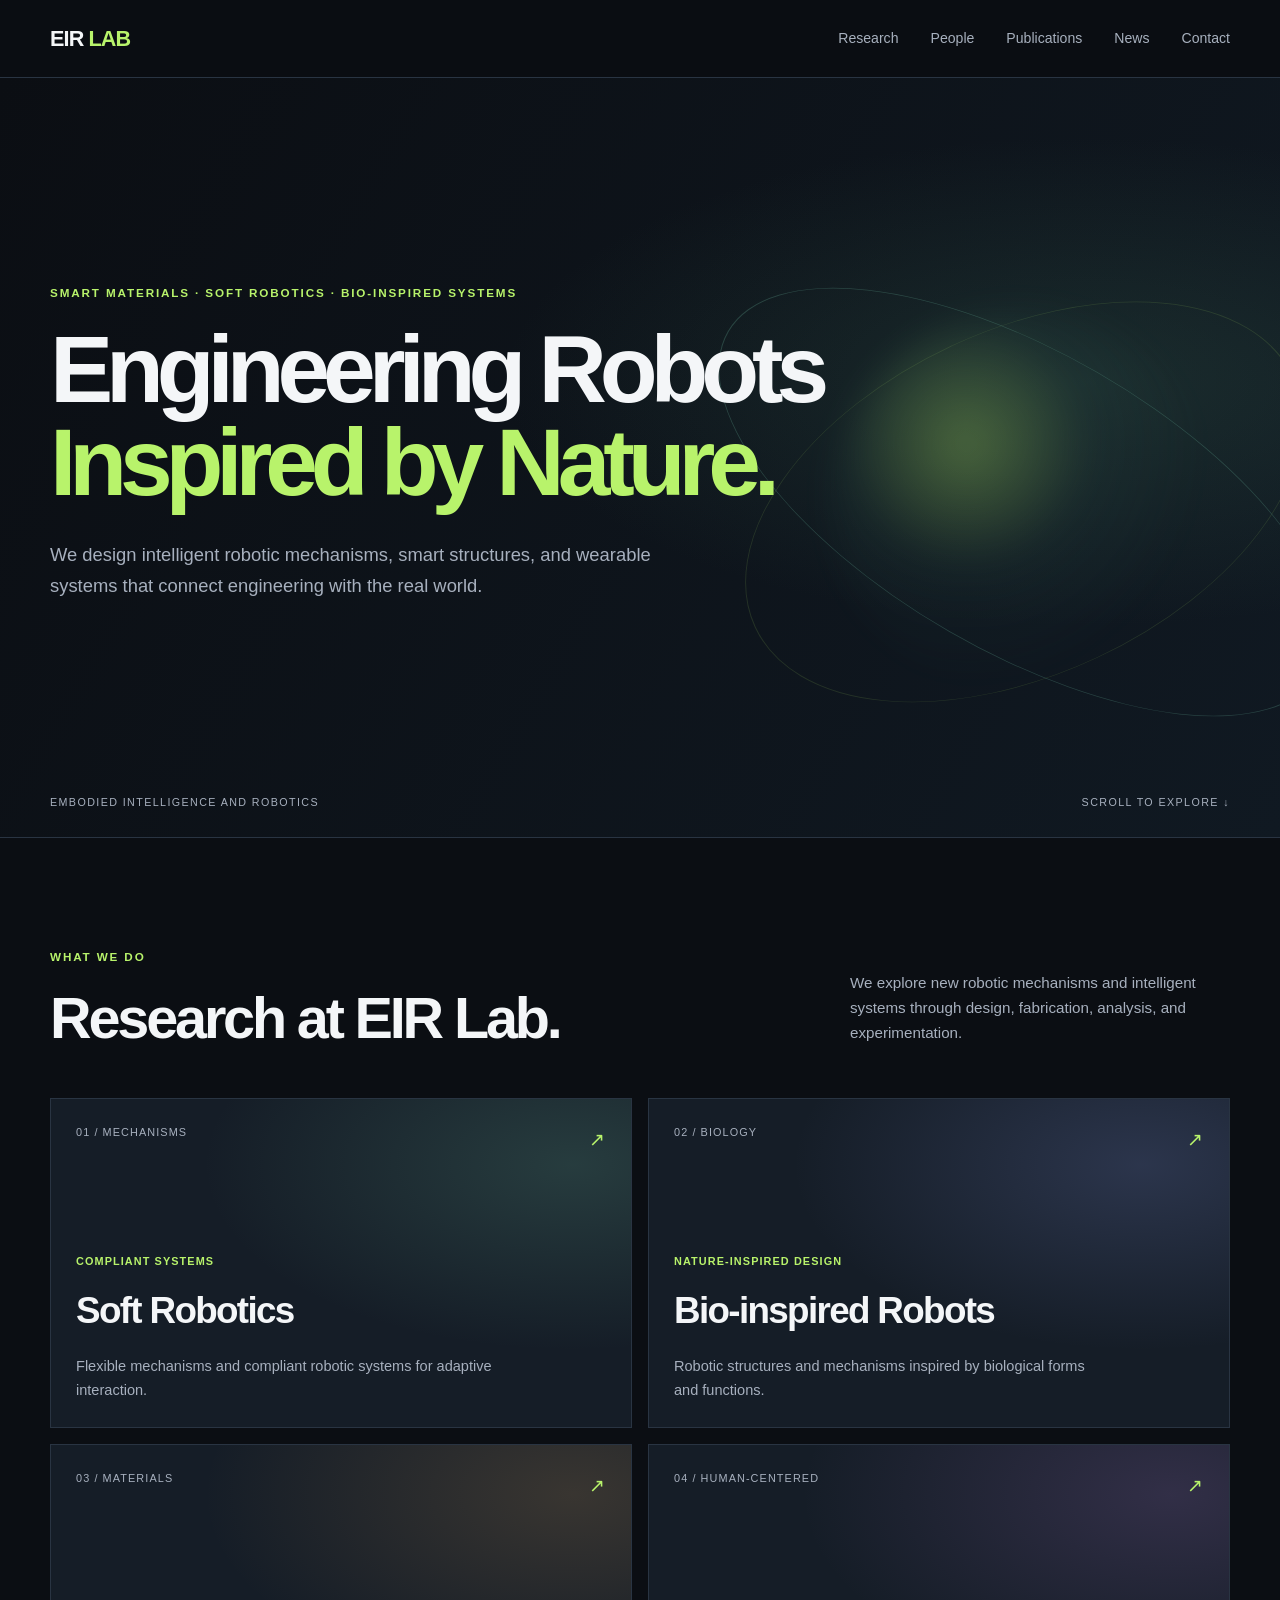
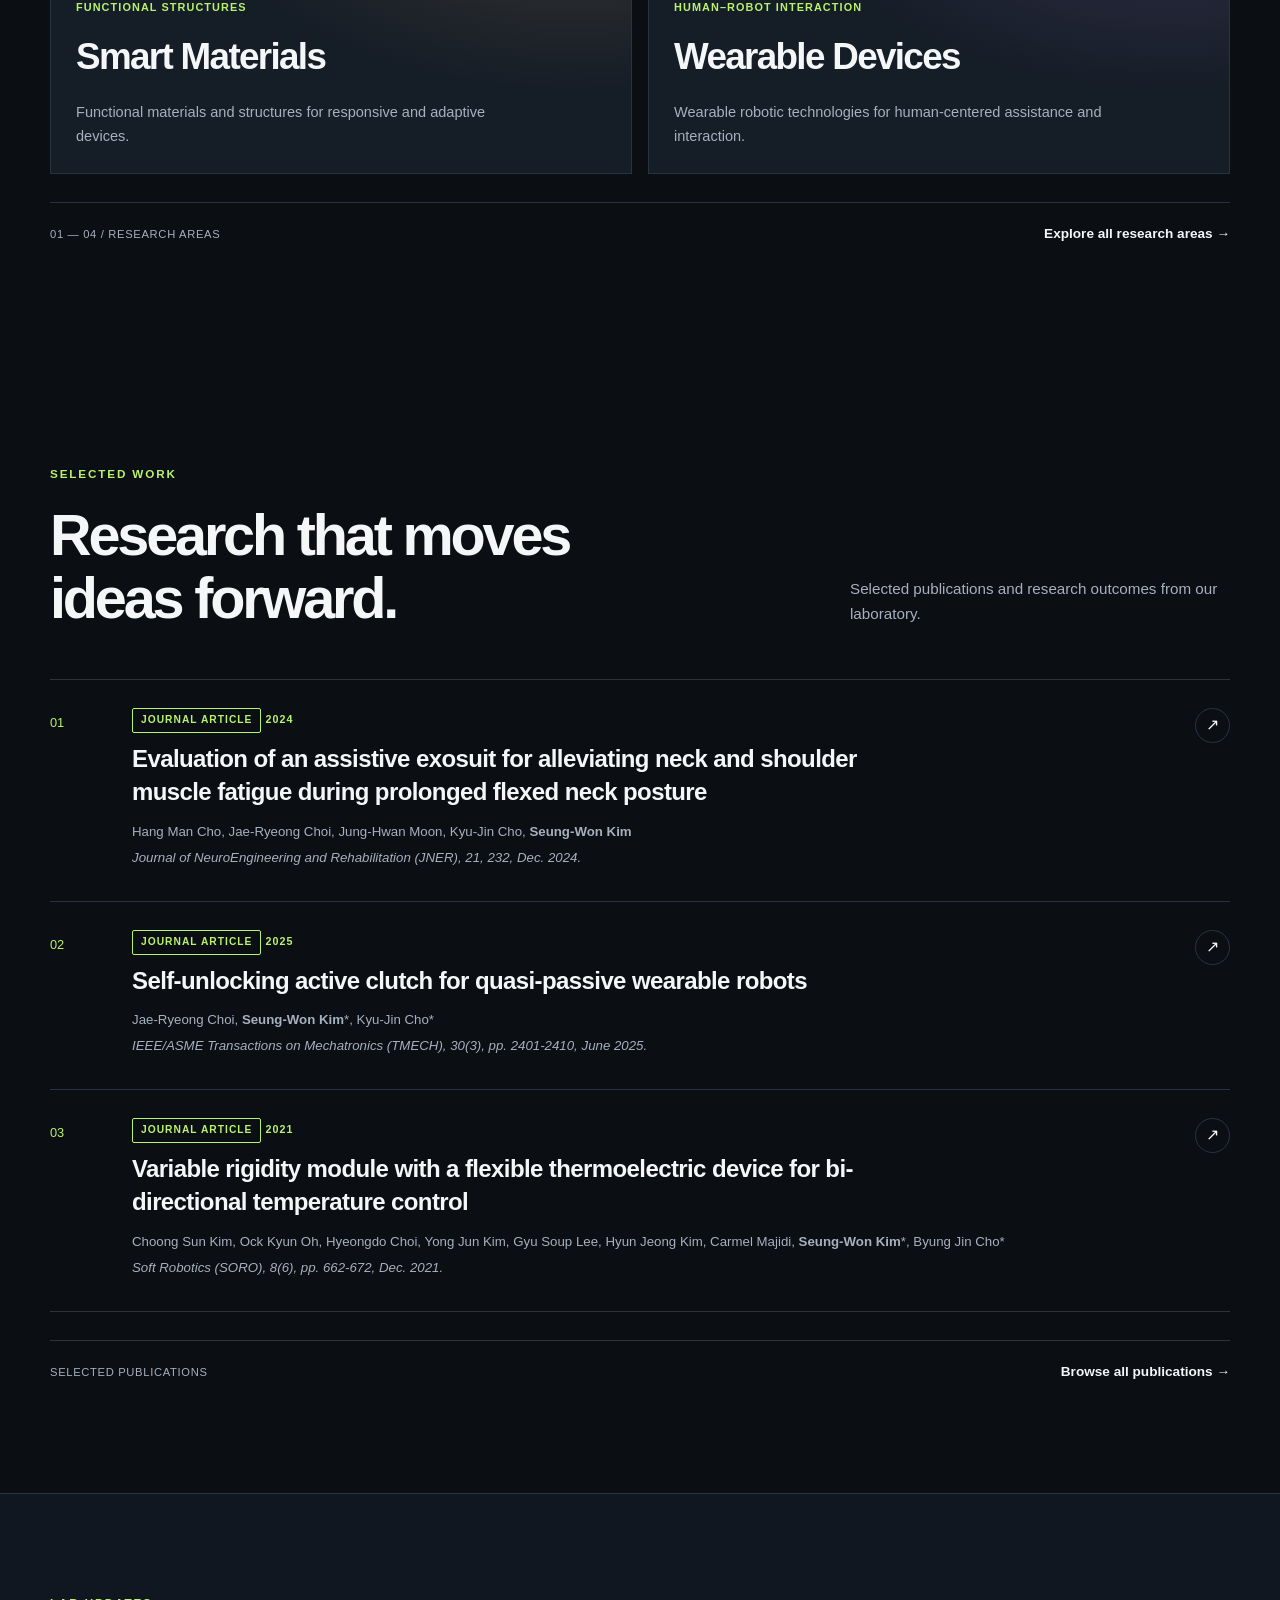
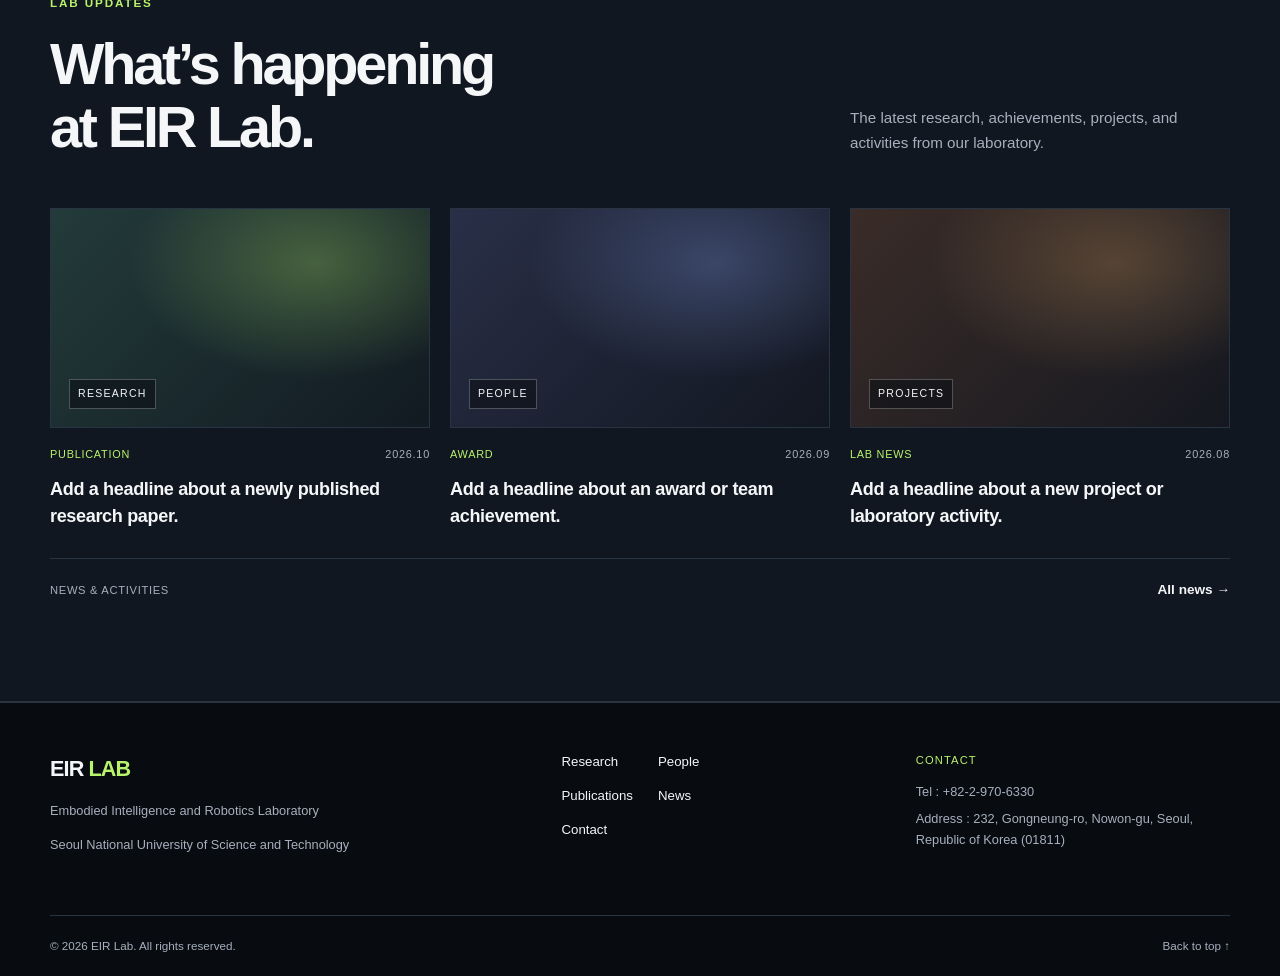
<file: index.html>
<!DOCTYPE html>
<html lang="en">
<head>
  <meta charset="UTF-8">
  <meta name="viewport" content="width=device-width, initial-scale=1.0">

  <meta
    name="description"
    content="EIR Lab at SeoulTech develops soft robots, bio-inspired robotic systems, smart structures, and wearable devices."
  >

  <meta name="theme-color" content="#0b0e13">

  <title>EIR Lab | SeoulTech</title>

  <link rel="stylesheet" href="style.css">
  <script src="script.js" defer></script>
</head>

<body>
  <!-- Header -->
  <header class="site-header">
    <a class="brand" href="index.html" aria-label="EIR Lab Home">
      EIR<span>LAB</span>
    </a>

    <button
      class="menu-toggle"
      type="button"
      aria-label="Open navigation menu"
      aria-expanded="false"
      aria-controls="main-navigation"
    >
      <span></span>
      <span></span>
    </button>

    <nav class="navigation" id="main-navigation">
      <a href="research.html">Research</a>
      <a href="people.html">People</a>
      <a href="publications.html">Publications</a>
      <a href="news.html">News</a>
      <a href="contact.html">Contact</a>
    </nav>
  </header>

  <main>
    <!-- 01. Hero -->
    <section class="hero" id="home">
      <div class="hero-art" aria-hidden="true">
        <div class="hero-orbit orbit-one"></div>
        <div class="hero-orbit orbit-two"></div>
        <div class="hero-core"></div>
      </div>

      <div class="hero-content container">
        <p class="eyebrow">
          SMART MATERIALS · SOFT ROBOTICS · BIO-INSPIRED SYSTEMS
        </p>

        <h1>
          Engineering Robots<br>
          <span>Inspired by Nature.</span>
        </h1>

        <p class="hero-description">
          We design intelligent robotic mechanisms, smart structures,
          and wearable systems that connect engineering with the real world.
        </p>
      </div>

      <div class="hero-bottom container">
        <span>EMBODIED INTELLIGENCE AND ROBOTICS</span>
        <a href="#research">SCROLL TO EXPLORE ↓</a>
      </div>
    </section>

    <!-- 02. Research -->
    <section class="section container" id="research">
      <div class="section-heading">
        <div>
          <p class="eyebrow">WHAT WE DO</p>
          <h2>Research at EIR Lab.</h2>
        </div>

        <p class="section-description">
          We explore new robotic mechanisms and intelligent systems
          through design, fabrication, analysis, and experimentation.
        </p>
      </div>

      <div class="research-grid">
        <a class="research-card research-card-one" href="research.html#soft-robotics">
          <div class="card-top">
            <span>01 / MECHANISMS</span>
            <span class="card-arrow">↗</span>
          </div>
          <div class="card-content">
            <p class="card-label">COMPLIANT SYSTEMS</p>
            <h3>Soft Robotics</h3>
            <p>
              Flexible mechanisms and compliant robotic systems
              for adaptive interaction.
            </p>
          </div>
        </a>

        <a class="research-card research-card-two" href="research.html#bio-inspired">
          <div class="card-top">
            <span>02 / BIOLOGY</span>
            <span class="card-arrow">↗</span>
          </div>
          <div class="card-content">
            <p class="card-label">NATURE-INSPIRED DESIGN</p>
            <h3>Bio-inspired Robots</h3>
            <p>
              Robotic structures and mechanisms inspired by
              biological forms and functions.
            </p>
          </div>
        </a>

        <a class="research-card research-card-three" href="research.html#smart-materials">
          <div class="card-top">
            <span>03 / MATERIALS</span>
            <span class="card-arrow">↗</span>
          </div>
          <div class="card-content">
            <p class="card-label">FUNCTIONAL STRUCTURES</p>
            <h3>Smart Materials</h3>
            <p>
              Functional materials and structures for
              responsive and adaptive devices.
            </p>
          </div>
        </a>

        <a class="research-card research-card-four" href="research.html#wearables">
          <div class="card-top">
            <span>04 / HUMAN-CENTERED</span>
            <span class="card-arrow">↗</span>
          </div>
          <div class="card-content">
            <p class="card-label">HUMAN–ROBOT INTERACTION</p>
            <h3>Wearable Devices</h3>
            <p>
              Wearable robotic technologies for human-centered
              assistance and interaction.
            </p>
          </div>
        </a>
      </div>

      <div class="section-footer">
        <span>01 — 04 / RESEARCH AREAS</span>
        <a class="text-link" href="research.html">
          Explore all research areas →
        </a>
      </div>
    </section>

    <!-- 04. Selected publications -->
    <section class="section container" id="publications">
      <div class="section-heading">
        <div>
          <p class="eyebrow">SELECTED WORK</p>
          <h2>Research that moves<br>ideas forward.</h2>
        </div>

        <p class="section-description">
          Selected publications and research outcomes
          from our laboratory.
        </p>
      </div>

      <div class="publication-list">
        <article class="publication-item">
          <div class="publication-index">01</div>

          <div class="publication-content">
            <p class="publication-type"><span class="tag tag-journal">JOURNAL ARTICLE</span> 2024</p>
            <h3>
              Evaluation of an assistive exosuit for alleviating neck and shoulder muscle fatigue during prolonged flexed neck posture
            </h3>
            <p class="publication-authors">
              Hang Man Cho, Jae-Ryeong Choi, Jung-Hwan Moon, Kyu-Jin Cho, <strong>Seung-Won Kim</strong>
            </p>
            <p class="publication-journal">
              Journal of NeuroEngineering and Rehabilitation (JNER), 21, 232, Dec. 2024.
            </p>
          </div>

          <a
            class="publication-link"
            href="publications.html#y2024"
            aria-label="View in publications"
          >↗</a>
        </article>

        <article class="publication-item">
          <div class="publication-index">02</div>

          <div class="publication-content">
            <p class="publication-type"><span class="tag tag-journal">JOURNAL ARTICLE</span> 2025</p>
            <h3>
              Self-unlocking active clutch for quasi-passive wearable robots
            </h3>
            <p class="publication-authors">
              Jae-Ryeong Choi, <strong>Seung-Won Kim</strong>*, Kyu-Jin Cho*
            </p>
            <p class="publication-journal">
              IEEE/ASME Transactions on Mechatronics (TMECH), 30(3), pp. 2401-2410, June 2025.
            </p>
          </div>

          <a
            class="publication-link"
            href="publications.html#y2025"
            aria-label="View in publications"
          >↗</a>
        </article>

        <article class="publication-item">
          <div class="publication-index">03</div>

          <div class="publication-content">
            <p class="publication-type"><span class="tag tag-journal">JOURNAL ARTICLE</span> 2021</p>
            <h3>
              Variable rigidity module with a flexible thermoelectric device for bi-directional temperature control
            </h3>
            <p class="publication-authors">
              Choong Sun Kim, Ock Kyun Oh, Hyeongdo Choi, Yong Jun Kim, Gyu Soup Lee, Hyun Jeong Kim, Carmel Majidi, <strong>Seung-Won Kim</strong>*, Byung Jin Cho*
            </p>
            <p class="publication-journal">
              Soft Robotics (SORO), 8(6), pp. 662-672, Dec. 2021.
            </p>
          </div>

          <a
            class="publication-link"
            href="publications.html#y2021"
            aria-label="View in publications"
          >↗</a>
        </article>
      </div>

      <div class="section-footer">
        <span>SELECTED PUBLICATIONS</span>
        <a class="text-link" href="publications.html">
          Browse all publications →
        </a>
      </div>
    </section>

    <!-- 05. News -->
    <section class="news-section" id="news">
      <div class="container">
        <div class="section-heading">
          <div>
            <p class="eyebrow">LAB UPDATES</p>
            <h2>What’s happening<br>at EIR Lab.</h2>
          </div>

          <p class="section-description">
            The latest research, achievements, projects,
            and activities from our laboratory.
          </p>
        </div>

        <div class="news-grid">
          <article class="news-card">
            <div class="news-visual news-visual-one">
              <span>RESEARCH</span>
            </div>
            <div class="news-meta">
              <span>PUBLICATION</span>
              <time datetime="2026-10-01">2026.10</time>
            </div>
            <h3>
              Add a headline about a newly published research paper.
            </h3>
          </article>

          <article class="news-card">
            <div class="news-visual news-visual-two">
              <span>PEOPLE</span>
            </div>
            <div class="news-meta">
              <span>AWARD</span>
              <time datetime="2026-09-01">2026.09</time>
            </div>
            <h3>
              Add a headline about an award or team achievement.
            </h3>
          </article>

          <article class="news-card">
            <div class="news-visual news-visual-three">
              <span>PROJECTS</span>
            </div>
            <div class="news-meta">
              <span>LAB NEWS</span>
              <time datetime="2026-08-01">2026.08</time>
            </div>
            <h3>
              Add a headline about a new project or laboratory activity.
            </h3>
          </article>
        </div>

        <div class="section-footer">
          <span>NEWS & ACTIVITIES</span>
          <a class="text-link" href="news.html">
            All news →
          </a>
        </div>
      </div>
    </section>
  </main>

  <!-- Footer -->
  <footer class="site-footer">
    <div class="container footer-main">
      <div class="footer-brand">
        <a class="brand" href="index.html">EIR<span>LAB</span></a>
        <p>Embodied Intelligence and Robotics Laboratory</p>
        <p>Seoul National University of Science and Technology</p>
      </div>

      <div class="footer-links">
        <a href="research.html">Research</a>
        <a href="people.html">People</a>
        <a href="publications.html">Publications</a>
        <a href="news.html">News</a>
        <a href="contact.html">Contact</a>
      </div>

      <div class="footer-contact">
        <p class="footer-label">CONTACT</p>
        <p>Tel : <a href="tel:+82-2-970-6330">+82-2-970-6330</a></p>
        <p>Address : 232, Gongneung-ro, Nowon-gu, Seoul, Republic of Korea (01811)</p>
      </div>
    </div>

    <div class="container footer-bottom">
      <span>© 2026 EIR Lab. All rights reserved.</span>
      <a href="#home">Back to top ↑</a>
    </div>
  </footer>
</body>
</html>
</file>
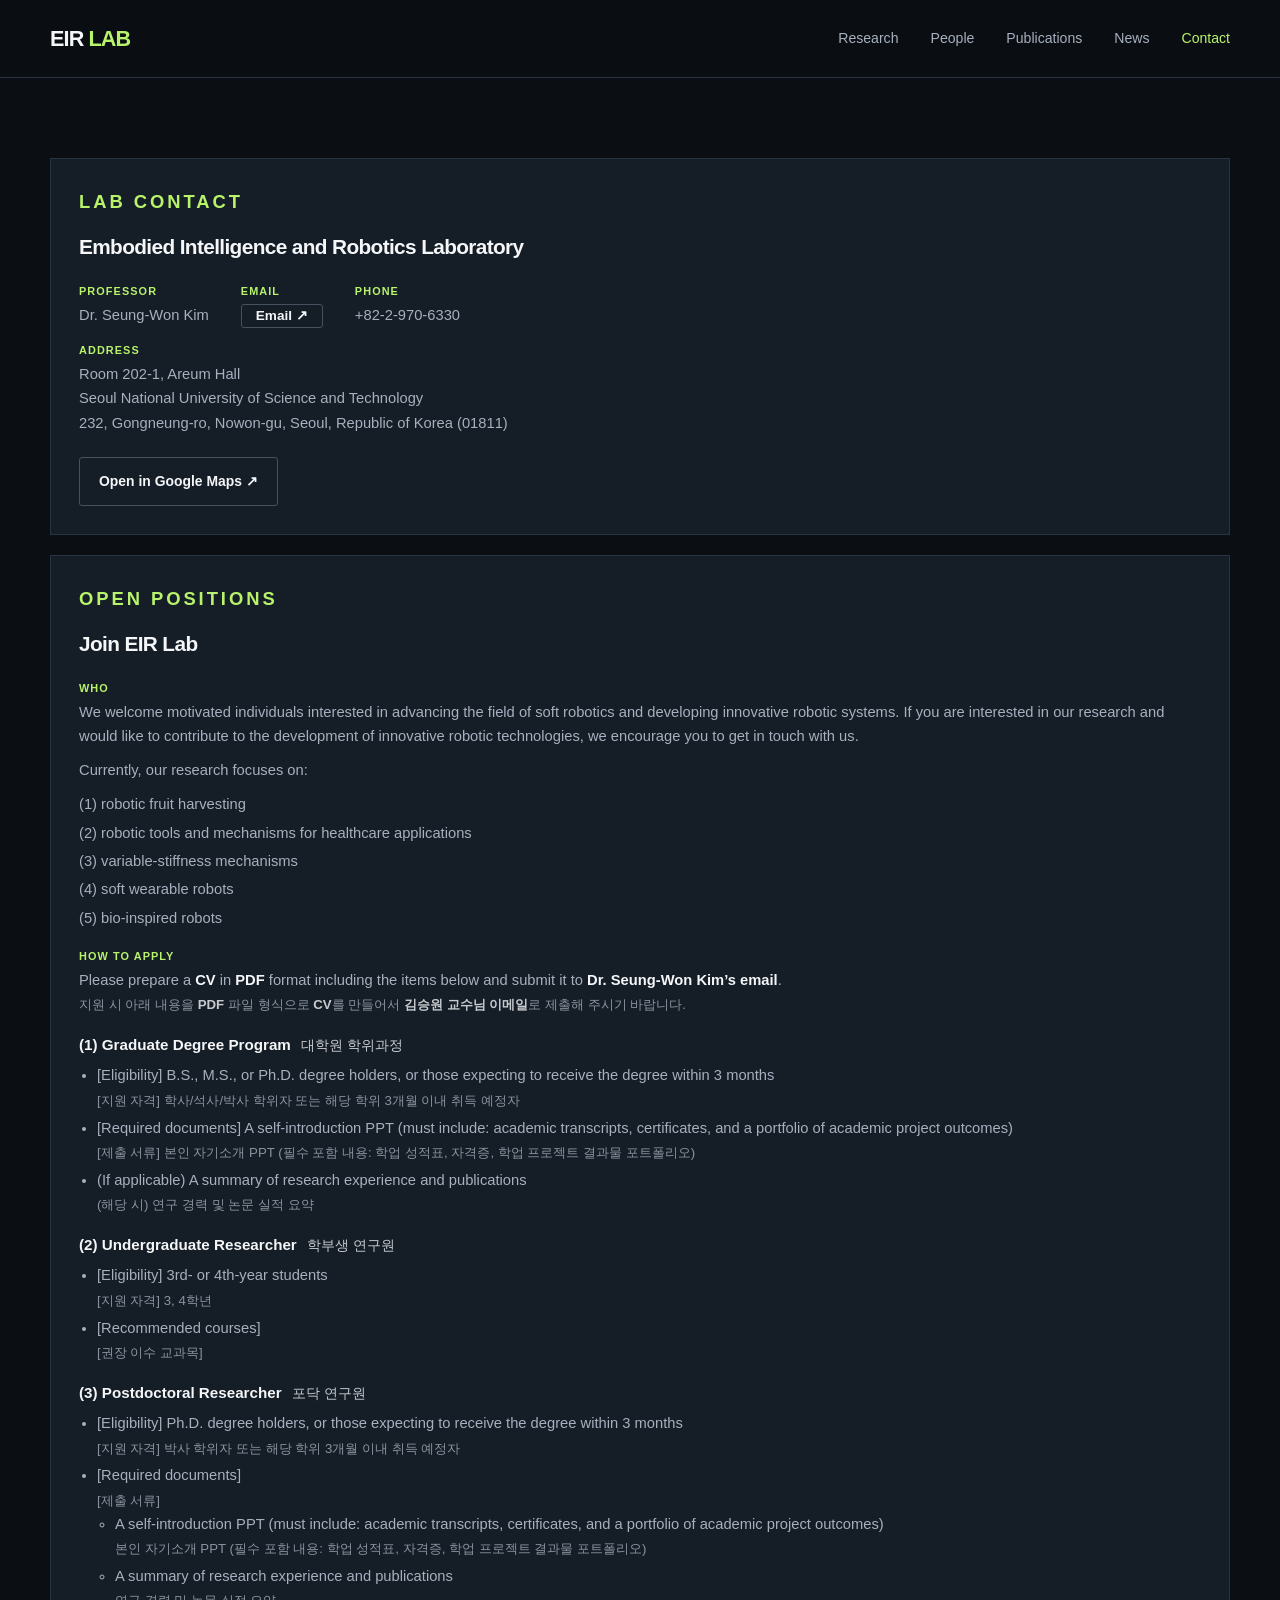
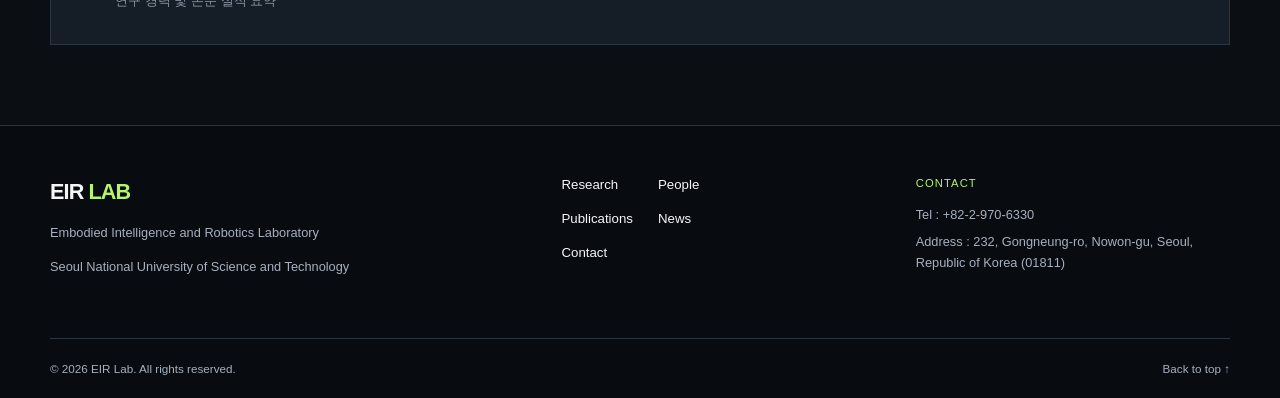
<file: contact.html>
<!DOCTYPE html>
<html lang="en">
<head>
  <meta charset="UTF-8">
  <meta name="viewport" content="width=device-width, initial-scale=1.0">
  <meta name="description" content="Contact EIR Lab at SeoulTech and learn how to join the team.">
  <meta name="theme-color" content="#0b0e13">
  <title>Contact | EIR Lab</title>
  <link rel="stylesheet" href="style.css">
  <script src="script.js" defer></script>
</head>

<body>
  <header class="site-header">
    <a class="brand" href="index.html" aria-label="EIR Lab Home">EIR<span>LAB</span></a>

    <button class="menu-toggle" type="button" aria-label="Open navigation menu" aria-expanded="false" aria-controls="main-navigation">
      <span></span>
      <span></span>
    </button>

    <nav class="navigation" id="main-navigation">
      <a href="research.html">Research</a>
      <a href="people.html">People</a>
      <a href="publications.html">Publications</a>
      <a href="news.html">News</a>
      <a href="contact.html" aria-current="page">Contact</a>
    </nav>
  </header>

  <main>
    <section class="sub-section container">
      <div class="contact-layout">
        <div class="info-card">
          <p class="eyebrow">LAB CONTACT</p>
          <h3>Embodied Intelligence and Robotics Laboratory</h3>

          <dl class="info-list info-list-inline">
            <div>
              <dt>PROFESSOR</dt>
              <dd>Dr. Seung-Won Kim</dd>
            </div>
            <div>
              <dt>EMAIL</dt>
              <dd><button class="button button-outline" type="button" data-email="c2V1bmd3b24ua2ltQHNlb3VsdGVjaC5hYy5rcg==">Email ↗</button></dd>
            </div>
            <div>
              <dt>PHONE</dt>
              <dd><a href="tel:+82-2-970-6330">+82-2-970-6330</a></dd>
            </div>
            <div class="info-wide">
              <dt>ADDRESS</dt>
              <dd>
                Room 202-1, Areum Hall<br>
                Seoul National University of Science and Technology<br>
                232, Gongneung-ro, Nowon-gu, Seoul, Republic of Korea (01811)
              </dd>
            </div>
          </dl>

          <div class="link-row">
            <a class="button button-outline" href="https://maps.google.com/?q=Seoul+National+University+of+Science+and+Technology" target="_blank" rel="noopener">Open in Google Maps ↗</a>
          </div>
        </div>

        <div class="info-card" id="join">
          <p class="eyebrow">OPEN POSITIONS</p>
          <h3>Join EIR Lab</h3>

          <dl class="info-list">
            <div>
              <dt>WHO</dt>
              <dd>
                <p>
                  We welcome motivated individuals interested in advancing the
                  field of soft robotics and developing innovative robotic
                  systems. If you are interested in our research and would like
                  to contribute to the development of innovative robotic
                  technologies, we encourage you to get in touch with us.
                </p>
                <p>Currently, our research focuses on:</p>
                <ul class="plain-list">
                  <li>(1) robotic fruit harvesting</li>
                  <li>(2) robotic tools and mechanisms for healthcare applications</li>
                  <li>(3) variable-stiffness mechanisms</li>
                  <li>(4) soft wearable robots</li>
                  <li>(5) bio-inspired robots</li>
                </ul>
              </dd>
            </div>
            <div>
              <dt>HOW TO APPLY</dt>
              <dd>
                <p>
                  Please prepare a <strong>CV</strong> in <strong>PDF</strong> format including the items below and
                  submit it to <strong>Dr. Seung-Won Kim’s email</strong>.
                  <span class="ko">
                    지원 시 아래 내용을 <strong>PDF</strong> 파일 형식으로 <strong>CV</strong>를 만들어서
                    <strong>김승원 교수님 이메일</strong>로 제출해 주시기 바랍니다.
                  </span>
                </p>

                <div class="apply-group">
                  <h4>(1) Graduate Degree Program <span class="ko">대학원 학위과정</span></h4>
                  <ul>
                    <li>[Eligibility] B.S., M.S., or Ph.D. degree holders, or those expecting to receive the degree within 3 months<span class="ko">[지원 자격] 학사/석사/박사 학위자 또는 해당 학위 3개월 이내 취득 예정자</span></li>
                    <li>[Required documents] A self-introduction PPT (must include: academic transcripts, certificates, and a portfolio of academic project outcomes)<span class="ko">[제출 서류] 본인 자기소개 PPT (필수 포함 내용: 학업 성적표, 자격증, 학업 프로젝트 결과물 포트폴리오)</span></li>
                    <li>(If applicable) A summary of research experience and publications<span class="ko">(해당 시) 연구 경력 및 논문 실적 요약</span></li>
                  </ul>
                </div>

                <div class="apply-group">
                  <h4>(2) Undergraduate Researcher <span class="ko">학부생 연구원</span></h4>
                  <ul>
                    <li>[Eligibility] 3rd- or 4th-year students<span class="ko">[지원 자격] 3, 4학년</span></li>
                    <li>[Recommended courses]<span class="ko">[권장 이수 교과목]</span></li>
                  </ul>
                </div>

                <div class="apply-group">
                  <h4>(3) Postdoctoral Researcher <span class="ko">포닥 연구원</span></h4>
                  <ul>
                    <li>[Eligibility] Ph.D. degree holders, or those expecting to receive the degree within 3 months<span class="ko">[지원 자격] 박사 학위자 또는 해당 학위 3개월 이내 취득 예정자</span></li>
                    <li>[Required documents]<span class="ko">[제출 서류]</span>
                      <ul class="apply-sublist">
                        <li>A self-introduction PPT (must include: academic transcripts, certificates, and a portfolio of academic project outcomes)<span class="ko">본인 자기소개 PPT (필수 포함 내용: 학업 성적표, 자격증, 학업 프로젝트 결과물 포트폴리오)</span></li>
                        <li>A summary of research experience and publications<span class="ko">연구 경력 및 논문 실적 요약</span></li>
                      </ul>
                    </li>
                  </ul>
                </div>
              </dd>
            </div>
          </dl>
        </div>
      </div>
    </section>
  </main>

  <footer class="site-footer">
    <div class="container footer-main">
      <div class="footer-brand">
        <a class="brand" href="index.html">EIR<span>LAB</span></a>
        <p>Embodied Intelligence and Robotics Laboratory</p>
        <p>Seoul National University of Science and Technology</p>
      </div>

      <div class="footer-links">
        <a href="research.html">Research</a>
        <a href="people.html">People</a>
        <a href="publications.html">Publications</a>
        <a href="news.html">News</a>
        <a href="contact.html">Contact</a>
      </div>

      <div class="footer-contact">
        <p class="footer-label">CONTACT</p>
        <p>Tel : <a href="tel:+82-2-970-6330">+82-2-970-6330</a></p>
        <p>Address : 232, Gongneung-ro, Nowon-gu, Seoul, Republic of Korea (01811)</p>
      </div>
    </div>

    <div class="container footer-bottom">
      <span>© 2026 EIR Lab. All rights reserved.</span>
      <a href="#">Back to top ↑</a>
    </div>
  </footer>
</body>
</html>
</file>
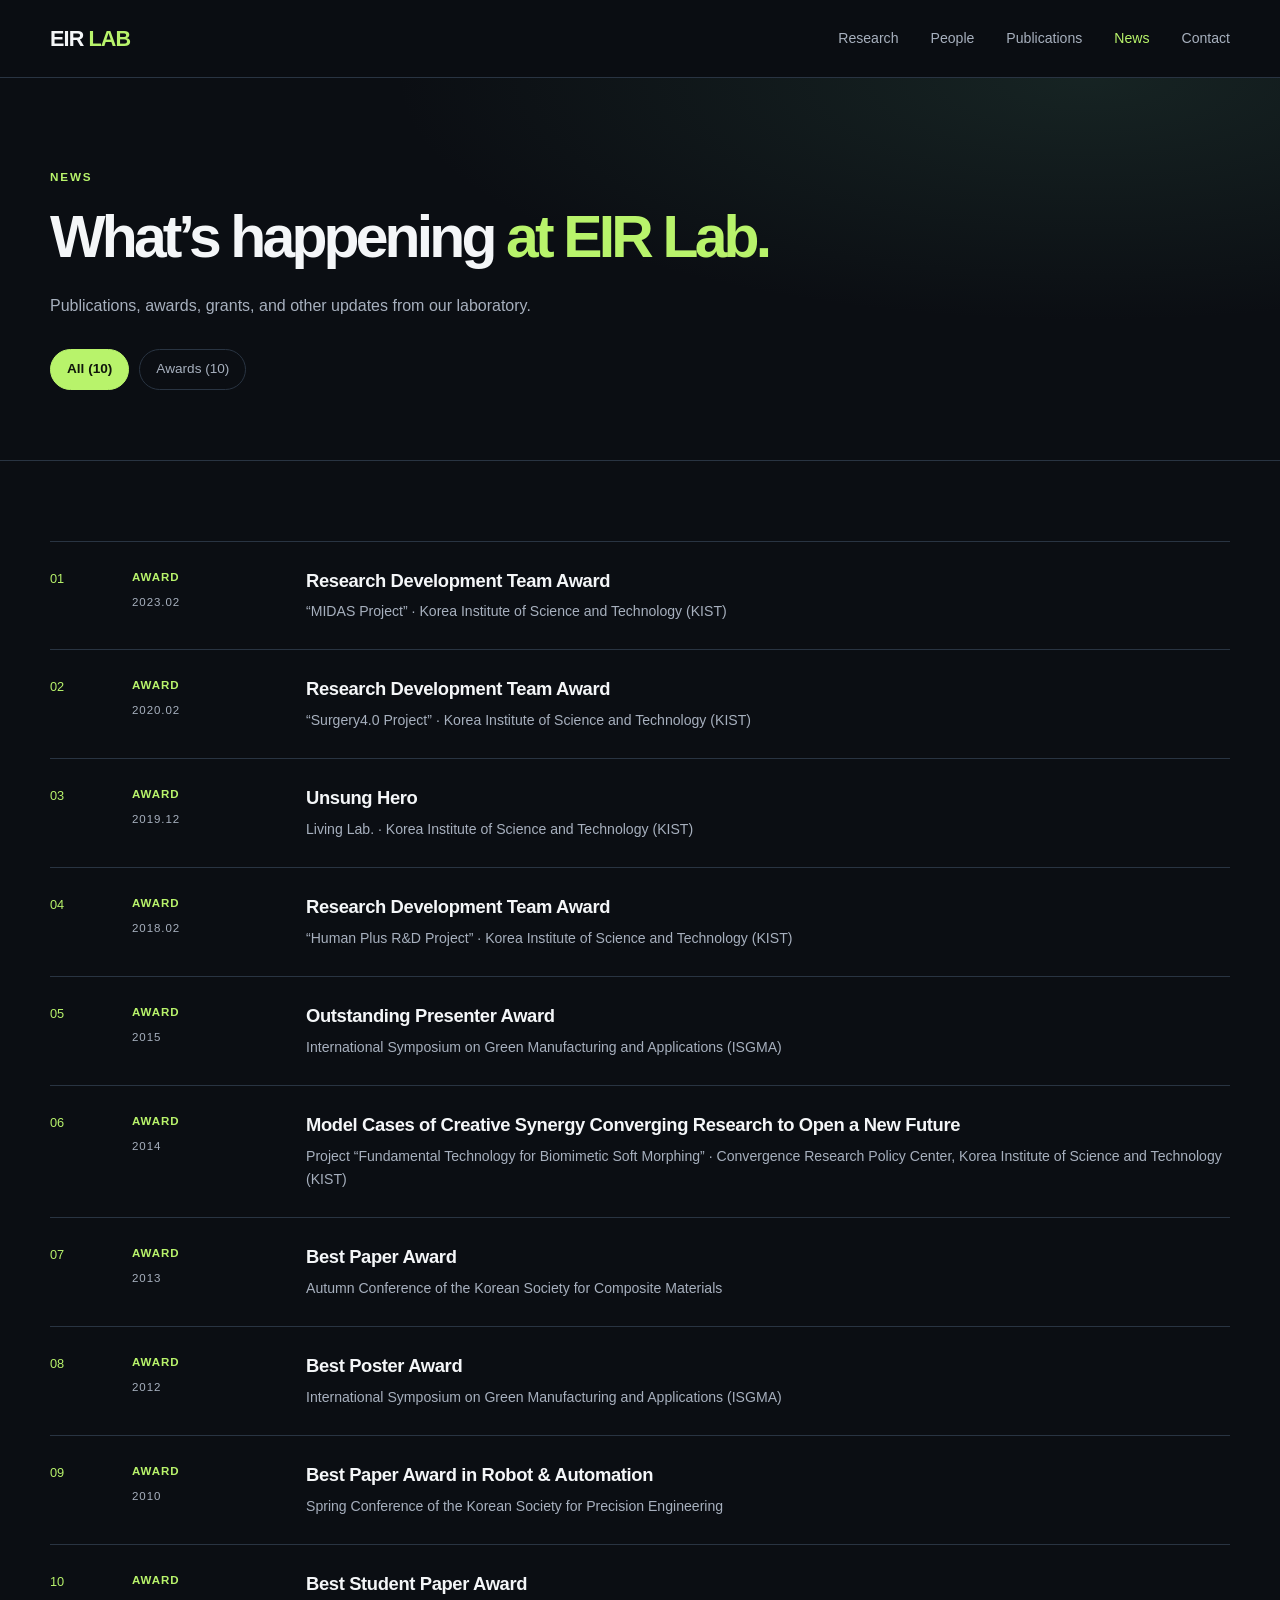
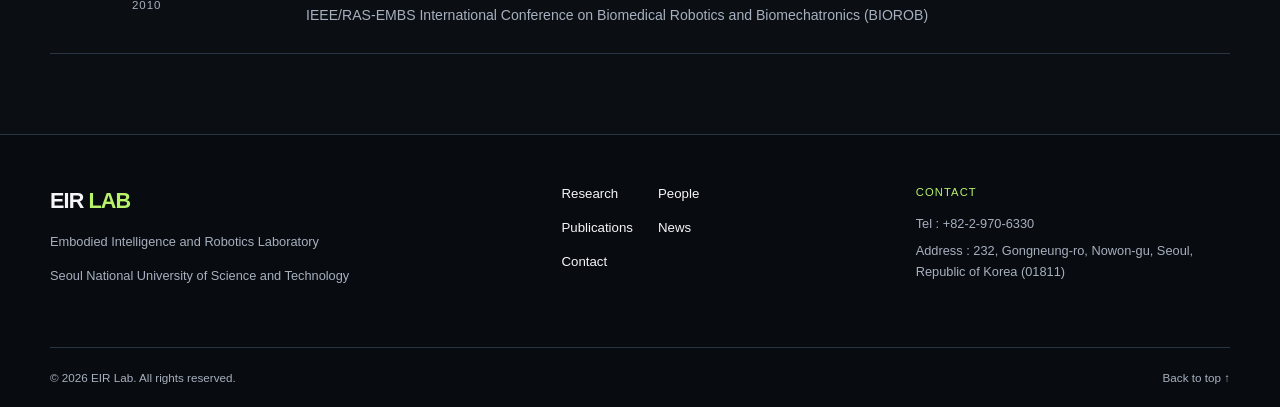
<file: news.html>
<!DOCTYPE html>
<html lang="en">
<head>
  <meta charset="UTF-8">
  <meta name="viewport" content="width=device-width, initial-scale=1.0">
  <meta name="description" content="Latest news, awards, grants, and activities from EIR Lab at SeoulTech.">
  <meta name="theme-color" content="#0b0e13">
  <title>News | EIR Lab</title>
  <link rel="stylesheet" href="style.css">
  <script src="script.js" defer></script>
</head>

<body>
  <header class="site-header">
    <a class="brand" href="index.html" aria-label="EIR Lab Home">EIR<span>LAB</span></a>

    <button class="menu-toggle" type="button" aria-label="Open navigation menu" aria-expanded="false" aria-controls="main-navigation">
      <span></span>
      <span></span>
    </button>

    <nav class="navigation" id="main-navigation">
      <a href="research.html">Research</a>
      <a href="people.html">People</a>
      <a href="publications.html">Publications</a>
      <a href="news.html" aria-current="page">News</a>
      <a href="contact.html">Contact</a>
    </nav>
  </header>

  <main>
    <section class="page-hero">
      <div class="container">
        <p class="eyebrow">NEWS</p>
        <h1 class="one-line">What’s happening <span>at EIR Lab.</span></h1>
        <p>
          Publications, awards, grants, and other updates
          from our laboratory.
        </p>

        <div class="chip-filter news-filter" role="group" aria-label="Filter news by category">
          <button type="button" data-filter="all" aria-pressed="true">All <span class="filter-count"></span></button>
          <button type="button" data-filter="award" aria-pressed="false">Awards <span class="filter-count"></span></button>
          <!-- [숨김] Publications / Grants / People / Etc. 필터 버튼
               해당 소식이 생기면 아래 여는 주석(시작 표시)과 "필터 버튼 끝" 줄의 닫는 주석(끝 표시)을 삭제하세요.
               (소식 항목은 아래 목록의 "숨김" 주석도 함께 해제해야 합니다.)
          <button type="button" data-filter="publication" aria-pressed="false">Publications <span class="filter-count"></span></button>
          <button type="button" data-filter="grant" aria-pressed="false">Grants <span class="filter-count"></span></button>
          <button type="button" data-filter="people" aria-pressed="false">People <span class="filter-count"></span></button>
          <button type="button" data-filter="etc" aria-pressed="false">Etc. <span class="filter-count"></span></button>
          필터 버튼 끝 -->
        </div>
      </div>
    </section>

    <section class="sub-section container">
      <ol class="news-list">
        <!-- [숨김] Publication / Grant / People / Etc. 소식 (아직 소식 없음)
             소식이 생기면 아래 여는 주석(시작 표시)과 "소식 항목 끝" 줄의 닫는 주석(끝 표시)을 삭제하고,
             내용을 실제 소식으로 수정하세요. 항목 번호는 자동으로 다시 매겨집니다.
        <li class="news-row" data-category="publication">
          <div class="news-row-index">01</div>
          <div class="news-row-meta"><span>PUBLICATION</span><time datetime="2026-10">2026.10</time></div>
          <div class="news-row-body">
            <h3>Add a headline about a newly published research paper.</h3>
            <p>Full citation or a short description goes here.</p>
          </div>
        </li>

        <li class="news-row" data-category="grant">
          <div class="news-row-index">02</div>
          <div class="news-row-meta"><span>GRANT</span><time datetime="2026-08">2026.08</time></div>
          <div class="news-row-body">
            <h3>Add a headline about a new project or research grant.</h3>
            <p>Project title · Grant type · Funding agency · Period</p>
          </div>
        </li>

        <li class="news-row" data-category="people">
          <div class="news-row-index">03</div>
          <div class="news-row-meta"><span>PEOPLE</span><time datetime="2026-03">2026.03</time></div>
          <div class="news-row-body">
            <h3>Add a headline about a new member or a member’s achievement.</h3>
            <p>Short description goes here.</p>
          </div>
        </li>

        <li class="news-row" data-category="etc">
          <div class="news-row-index">04</div>
          <div class="news-row-meta"><span>ETC.</span><time datetime="2026-02">2026.02</time></div>
          <div class="news-row-body">
            <h3>Add a headline about a laboratory activity or event.</h3>
            <p>Short description goes here.</p>
          </div>
        </li>
        소식 항목 끝 -->

        <li class="news-row" data-category="award">
          <div class="news-row-index">05</div>
          <div class="news-row-meta"><span>AWARD</span><time datetime="2023-02">2023.02</time></div>
          <div class="news-row-body">
            <h3>Research Development Team Award</h3>
            <p>“MIDAS Project” · Korea Institute of Science and Technology (KIST)</p>
          </div>
        </li>

        <li class="news-row" data-category="award">
          <div class="news-row-index">06</div>
          <div class="news-row-meta"><span>AWARD</span><time datetime="2020-02">2020.02</time></div>
          <div class="news-row-body">
            <h3>Research Development Team Award</h3>
            <p>“Surgery4.0 Project” · Korea Institute of Science and Technology (KIST)</p>
          </div>
        </li>

        <li class="news-row" data-category="award">
          <div class="news-row-index">07</div>
          <div class="news-row-meta"><span>AWARD</span><time datetime="2019-12">2019.12</time></div>
          <div class="news-row-body">
            <h3>Unsung Hero</h3>
            <p>Living Lab. · Korea Institute of Science and Technology (KIST)</p>
          </div>
        </li>

        <li class="news-row" data-category="award">
          <div class="news-row-index">08</div>
          <div class="news-row-meta"><span>AWARD</span><time datetime="2018-02">2018.02</time></div>
          <div class="news-row-body">
            <h3>Research Development Team Award</h3>
            <p>“Human Plus R&amp;D Project” · Korea Institute of Science and Technology (KIST)</p>
          </div>
        </li>

        <li class="news-row" data-category="award">
          <div class="news-row-index">09</div>
          <div class="news-row-meta"><span>AWARD</span><time datetime="2015">2015</time></div>
          <div class="news-row-body">
            <h3>Outstanding Presenter Award</h3>
            <p>International Symposium on Green Manufacturing and Applications (ISGMA)</p>
          </div>
        </li>

        <li class="news-row" data-category="award">
          <div class="news-row-index">10</div>
          <div class="news-row-meta"><span>AWARD</span><time datetime="2014">2014</time></div>
          <div class="news-row-body">
            <h3>Model Cases of Creative Synergy Converging Research to Open a New Future</h3>
            <p>Project “Fundamental Technology for Biomimetic Soft Morphing” · Convergence Research Policy Center, Korea Institute of Science and Technology (KIST)</p>
          </div>
        </li>

        <li class="news-row" data-category="award">
          <div class="news-row-index">11</div>
          <div class="news-row-meta"><span>AWARD</span><time datetime="2013">2013</time></div>
          <div class="news-row-body">
            <h3>Best Paper Award</h3>
            <p>Autumn Conference of the Korean Society for Composite Materials</p>
          </div>
        </li>

        <li class="news-row" data-category="award">
          <div class="news-row-index">12</div>
          <div class="news-row-meta"><span>AWARD</span><time datetime="2012">2012</time></div>
          <div class="news-row-body">
            <h3>Best Poster Award</h3>
            <p>International Symposium on Green Manufacturing and Applications (ISGMA)</p>
          </div>
        </li>

        <li class="news-row" data-category="award">
          <div class="news-row-index">13</div>
          <div class="news-row-meta"><span>AWARD</span><time datetime="2010">2010</time></div>
          <div class="news-row-body">
            <h3>Best Paper Award in Robot &amp; Automation</h3>
            <p>Spring Conference of the Korean Society for Precision Engineering</p>
          </div>
        </li>

        <li class="news-row" data-category="award">
          <div class="news-row-index">14</div>
          <div class="news-row-meta"><span>AWARD</span><time datetime="2010">2010</time></div>
          <div class="news-row-body">
            <h3>Best Student Paper Award</h3>
            <p>IEEE/RAS-EMBS International Conference on Biomedical Robotics and Biomechatronics (BIOROB)</p>
          </div>
        </li>
      </ol>
    </section>
  </main>

  <footer class="site-footer">
    <div class="container footer-main">
      <div class="footer-brand">
        <a class="brand" href="index.html">EIR<span>LAB</span></a>
        <p>Embodied Intelligence and Robotics Laboratory</p>
        <p>Seoul National University of Science and Technology</p>
      </div>

      <div class="footer-links">
        <a href="research.html">Research</a>
        <a href="people.html">People</a>
        <a href="publications.html">Publications</a>
        <a href="news.html">News</a>
        <a href="contact.html">Contact</a>
      </div>

      <div class="footer-contact">
        <p class="footer-label">CONTACT</p>
        <p>Tel : <a href="tel:+82-2-970-6330">+82-2-970-6330</a></p>
        <p>Address : 232, Gongneung-ro, Nowon-gu, Seoul, Republic of Korea (01811)</p>
      </div>
    </div>

    <div class="container footer-bottom">
      <span>© 2026 EIR Lab. All rights reserved.</span>
      <a href="#">Back to top ↑</a>
    </div>
  </footer>
</body>
</html>
</file>
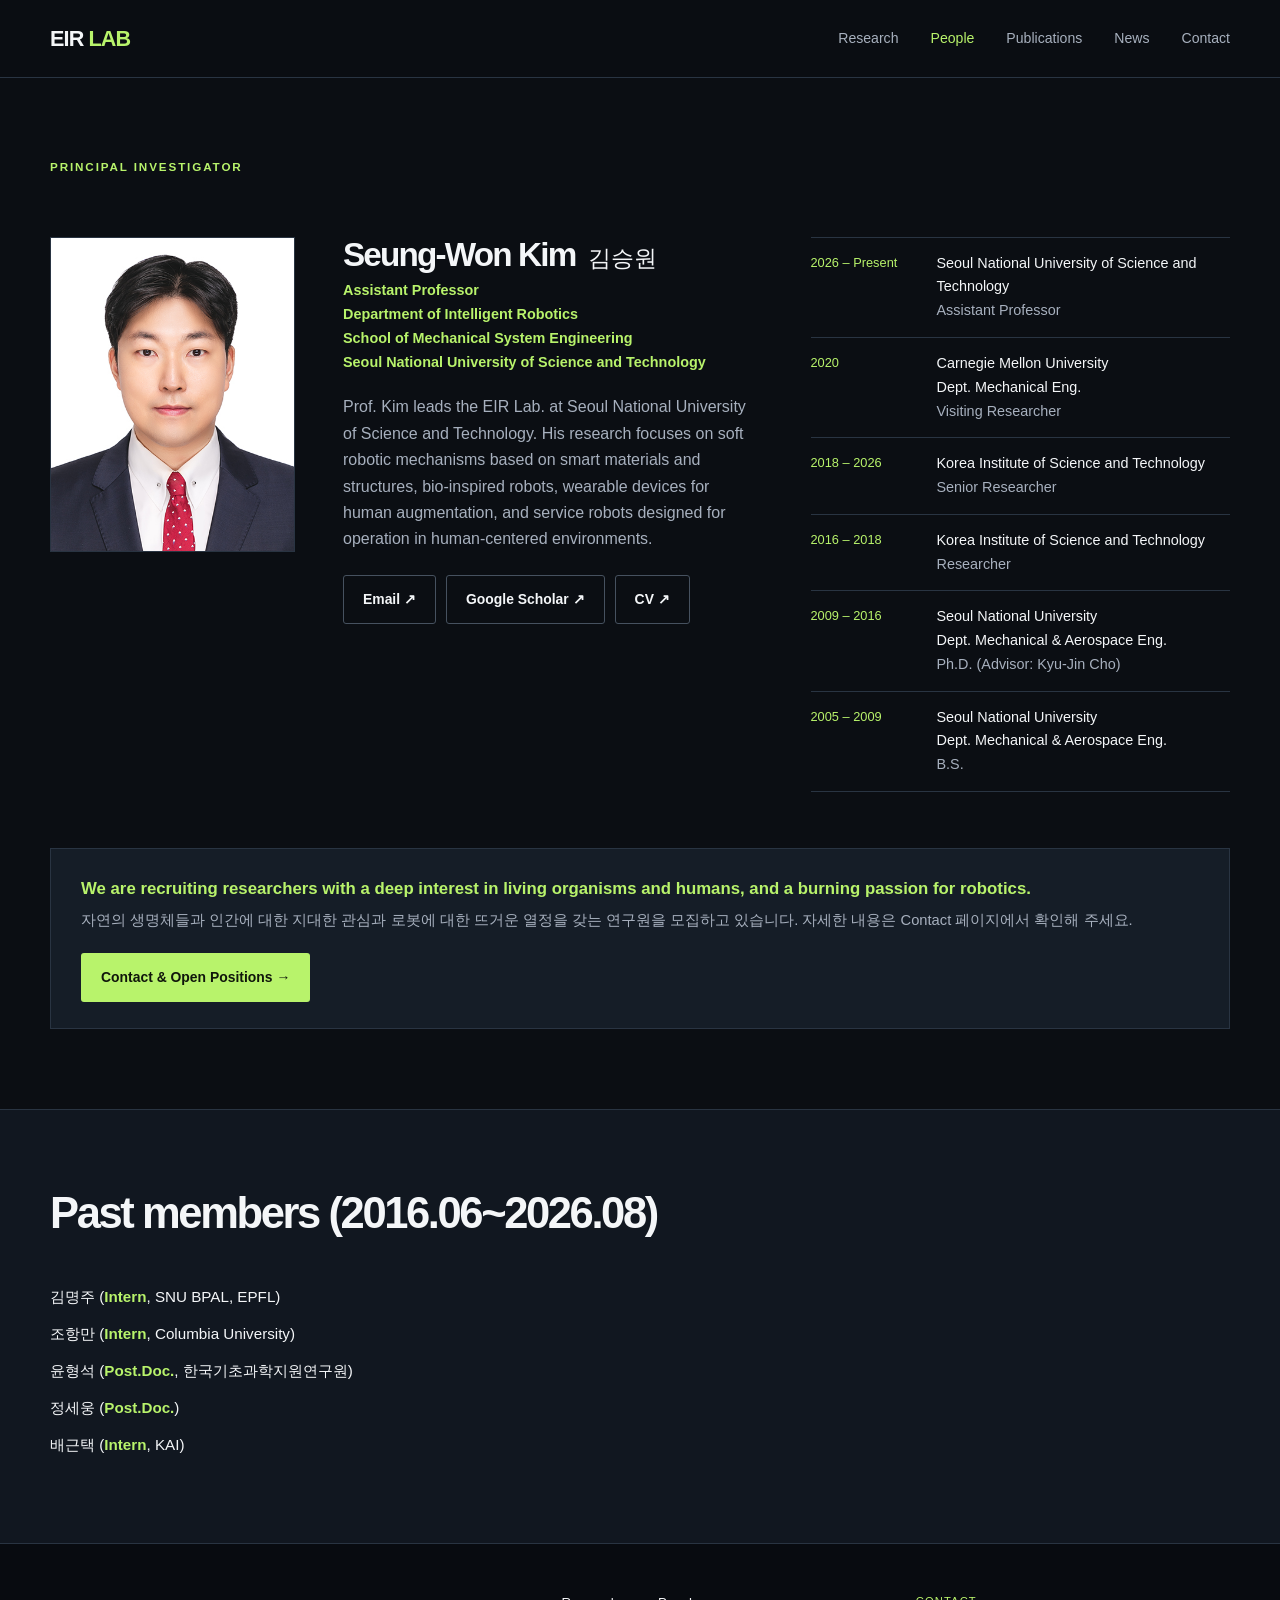
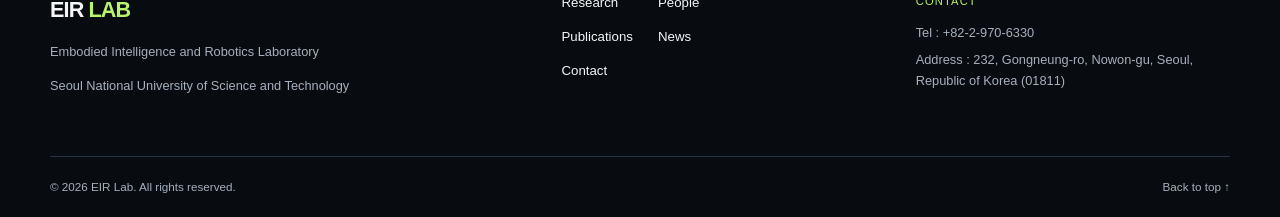
<file: people.html>
<!DOCTYPE html>
<html lang="en">
<head>
  <meta charset="UTF-8">
  <meta name="viewport" content="width=device-width, initial-scale=1.0">
  <meta name="description" content="Meet the principal investigator, students, interns, and alumni of EIR Lab at SeoulTech.">
  <meta name="theme-color" content="#0b0e13">
  <title>People | EIR Lab</title>
  <link rel="stylesheet" href="style.css">
  <script src="script.js" defer></script>
</head>

<body>
  <header class="site-header">
    <a class="brand" href="index.html" aria-label="EIR Lab Home">EIR<span>LAB</span></a>

    <button class="menu-toggle" type="button" aria-label="Open navigation menu" aria-expanded="false" aria-controls="main-navigation">
      <span></span>
      <span></span>
    </button>

    <nav class="navigation" id="main-navigation">
      <a href="research.html">Research</a>
      <a href="people.html" aria-current="page">People</a>
      <a href="publications.html">Publications</a>
      <a href="news.html">News</a>
      <a href="contact.html">Contact</a>
    </nav>
  </header>

  <main>
    <section class="sub-section container">
      <div class="sub-heading">
        <div>
          <p class="eyebrow">PRINCIPAL INVESTIGATOR</p>
        </div>
      </div>

      <div class="pi-block">
        <div class="photo">
          <img src="images/seung-won-kim.jpg" alt="Portrait of Prof. Seung-Won Kim" width="413" height="532">
        </div>

        <div class="pi-info">
          <h2>Seung-Won Kim <span class="name-ko" lang="ko">김승원</span></h2>
          <p class="pi-role">
            Assistant Professor<br>
            Department of Intelligent Robotics<br>
            School of Mechanical System Engineering<br>
            Seoul National University of Science and Technology
          </p>
          <p>
            Prof. Kim leads the EIR Lab. at Seoul National University of
            Science and Technology. His research focuses on soft robotic
            mechanisms based on smart materials and structures,
            bio-inspired robots, wearable devices for human augmentation,
            and service robots designed for operation in human-centered
            environments.
          </p>

          <div class="link-row">
            <button class="button button-outline" type="button" data-email="c2V1bmd3b24ua2ltQHNlb3VsdGVjaC5hYy5rcg==">Email ↗</button>
            <a class="button button-outline" href="https://scholar.google.com/citations?user=46Gxre8AAAAJ&amp;hl=ko" target="_blank" rel="noopener">Google Scholar ↗</a>
            <a class="button button-outline" href="#">CV ↗</a>
          </div>
        </div>

        <div class="pi-career">
          <ul class="timeline">
            <li><time>2026 – Present</time><div>Seoul National University of Science and Technology<br><span>Assistant Professor</span></div></li>
            <li><time>2020</time><div>Carnegie Mellon University<br>Dept. Mechanical Eng.<br><span>Visiting Researcher</span></div></li>
            <li><time>2018 – 2026</time><div>Korea Institute of Science and Technology<br><span>Senior Researcher</span></div></li>
            <li><time>2016 – 2018</time><div>Korea Institute of Science and Technology<br><span>Researcher</span></div></li>
            <li><time>2009 – 2016</time><div>Seoul National University<br>Dept. Mechanical &amp; Aerospace Eng.<br><span>Ph.D. (Advisor: Kyu-Jin Cho)</span></div></li>
            <li><time>2005 – 2009</time><div>Seoul National University<br>Dept. Mechanical &amp; Aerospace Eng.<br><span>B.S.</span></div></li>
          </ul>
        </div>
      </div>

      <div class="recruit-banner">
        <p>
          <strong>We are recruiting researchers with a deep interest in living organisms and humans, and a burning passion for robotics.</strong>
          <span>자연의 생명체들과 인간에 대한 지대한 관심과 로봇에 대한 뜨거운 열정을 갖는 연구원을 모집하고 있습니다. 자세한 내용은 Contact 페이지에서 확인해 주세요.</span>
        </p>
        <a class="button button-primary" href="contact.html">Contact &amp; Open Positions →</a>
      </div>
    </section>

    <!-- [숨김] TEAM 섹션 (Graduate students / Undergraduate students / Researchers)
         신규 인원 모집 전까지 숨김 처리.
         다시 표시하려면: 아래 여는 주석(시작 표시)과 "TEAM 섹션 끝" 줄의 닫는 주석(끝 표시)을 삭제하세요. -->
    <!--
    <section class="sub-section is-soft">
      <div class="container">
        <p class="eyebrow">TEAM</p>

        <h3 class="group-title">Graduate students <span class="group-count">(4)</span></h3>

        <div class="team-grid">
          <article class="member-card">
            <div class="photo">PHOTO</div>
            <h3>Student Name</h3>
            <p class="member-meta">Integrated M.S.-Ph.D. · 2026-1</p>
            <p class="member-area">Research area</p>
            <p class="member-email">name@seoultech.ac.kr</p>
          </article>

          <article class="member-card">
            <div class="photo">PHOTO</div>
            <h3>Student Name</h3>
            <p class="member-meta">Ph.D. · 2026-1</p>
            <p class="member-area">Research area</p>
            <p class="member-email">name@seoultech.ac.kr</p>
          </article>

          <article class="member-card">
            <div class="photo">PHOTO</div>
            <h3>Student Name</h3>
            <p class="member-meta">M.S. · 2026-1</p>
            <p class="member-area">Research area</p>
            <p class="member-email">name@seoultech.ac.kr</p>
          </article>

          <article class="member-card">
            <div class="photo">PHOTO</div>
            <h3>Student Name</h3>
            <p class="member-meta">M.S. · 2026-2</p>
            <p class="member-area">Research area</p>
            <p class="member-email">name@seoultech.ac.kr</p>
          </article>
        </div>

        <h3 class="group-title">Undergraduate students <span class="group-count">(1)</span></h3>

        <div class="team-grid">
          <article class="member-card">
            <div class="photo">PHOTO</div>
            <h3>Student Name</h3>
            <p class="member-meta">B.S. · Undergraduate Intern</p>
            <p class="member-area">Research area</p>
            <p class="member-email">name@seoultech.ac.kr</p>
          </article>
        </div>

        <h3 class="group-title">Researchers <span class="group-count">(3)</span></h3>

        <div class="team-grid">
          <article class="member-card">
            <div class="photo">PHOTO</div>
            <h3>Researcher Name</h3>
            <p class="member-meta">Post.Doc.</p>
            <p class="member-area">Research area</p>
            <p class="member-email">name@seoultech.ac.kr</p>
          </article>

          <article class="member-card">
            <div class="photo">PHOTO</div>
            <h3>Researcher Name</h3>
            <p class="member-meta">Visiting Researcher</p>
            <p class="member-area">Research area</p>
            <p class="member-email">name@seoultech.ac.kr</p>
          </article>

          <article class="member-card">
            <div class="photo">PHOTO</div>
            <h3>Researcher Name</h3>
            <p class="member-meta">Research Intern</p>
            <p class="member-area">Research area</p>
            <p class="member-email">name@seoultech.ac.kr</p>
          </article>
        </div>
      </div>
    </section>
    TEAM 섹션 끝 -->

    <!-- [숨김] ALUMNI 섹션
         신규 인원 졸업 전까지 숨김 처리.
         다시 표시하려면: 아래 여는 주석(시작 표시)과 "ALUMNI 섹션 끝" 줄의 닫는 주석(끝 표시)을 삭제하세요. -->
    <!--
    <section class="sub-section container">
      <div class="sub-heading">
        <div>
          <p class="eyebrow">ALUMNI</p>
          <h2>Alumni</h2>
        </div>
      </div>

      <ul class="name-list">
        <li>Alumni Name (<em>M.S. 2024</em>, Current employer)</li>
        <li>Alumni Name (<em>Ph.D. 2023</em>, Current employer)</li>
      </ul>
    </section>
    ALUMNI 섹션 끝 -->

    <section class="sub-section is-soft">
      <div class="container">
        <div class="sub-heading">
          <div>
            <h2>Past members (2016.06~2026.08)</h2>
          </div>
        </div>

        <ul class="name-list">
          <li>김명주 (<em>Intern</em>, SNU BPAL, EPFL)</li>
          <li>조항만 (<em>Intern</em>, Columbia University)</li>
          <li>윤형석 (<em>Post.Doc.</em>, 한국기초과학지원연구원)</li>
          <li>정세웅 (<em>Post.Doc.</em>)</li>
          <li>배근택 (<em>Intern</em>, KAI)</li>
        </ul>
      </div>
    </section>
  </main>

  <footer class="site-footer">
    <div class="container footer-main">
      <div class="footer-brand">
        <a class="brand" href="index.html">EIR<span>LAB</span></a>
        <p>Embodied Intelligence and Robotics Laboratory</p>
        <p>Seoul National University of Science and Technology</p>
      </div>

      <div class="footer-links">
        <a href="research.html">Research</a>
        <a href="people.html">People</a>
        <a href="publications.html">Publications</a>
        <a href="news.html">News</a>
        <a href="contact.html">Contact</a>
      </div>

      <div class="footer-contact">
        <p class="footer-label">CONTACT</p>
        <p>Tel : <a href="tel:+82-2-970-6330">+82-2-970-6330</a></p>
        <p>Address : 232, Gongneung-ro, Nowon-gu, Seoul, Republic of Korea (01811)</p>
      </div>
    </div>

    <div class="container footer-bottom">
      <span>© 2026 EIR Lab. All rights reserved.</span>
      <a href="#">Back to top ↑</a>
    </div>
  </footer>
</body>
</html>
</file>
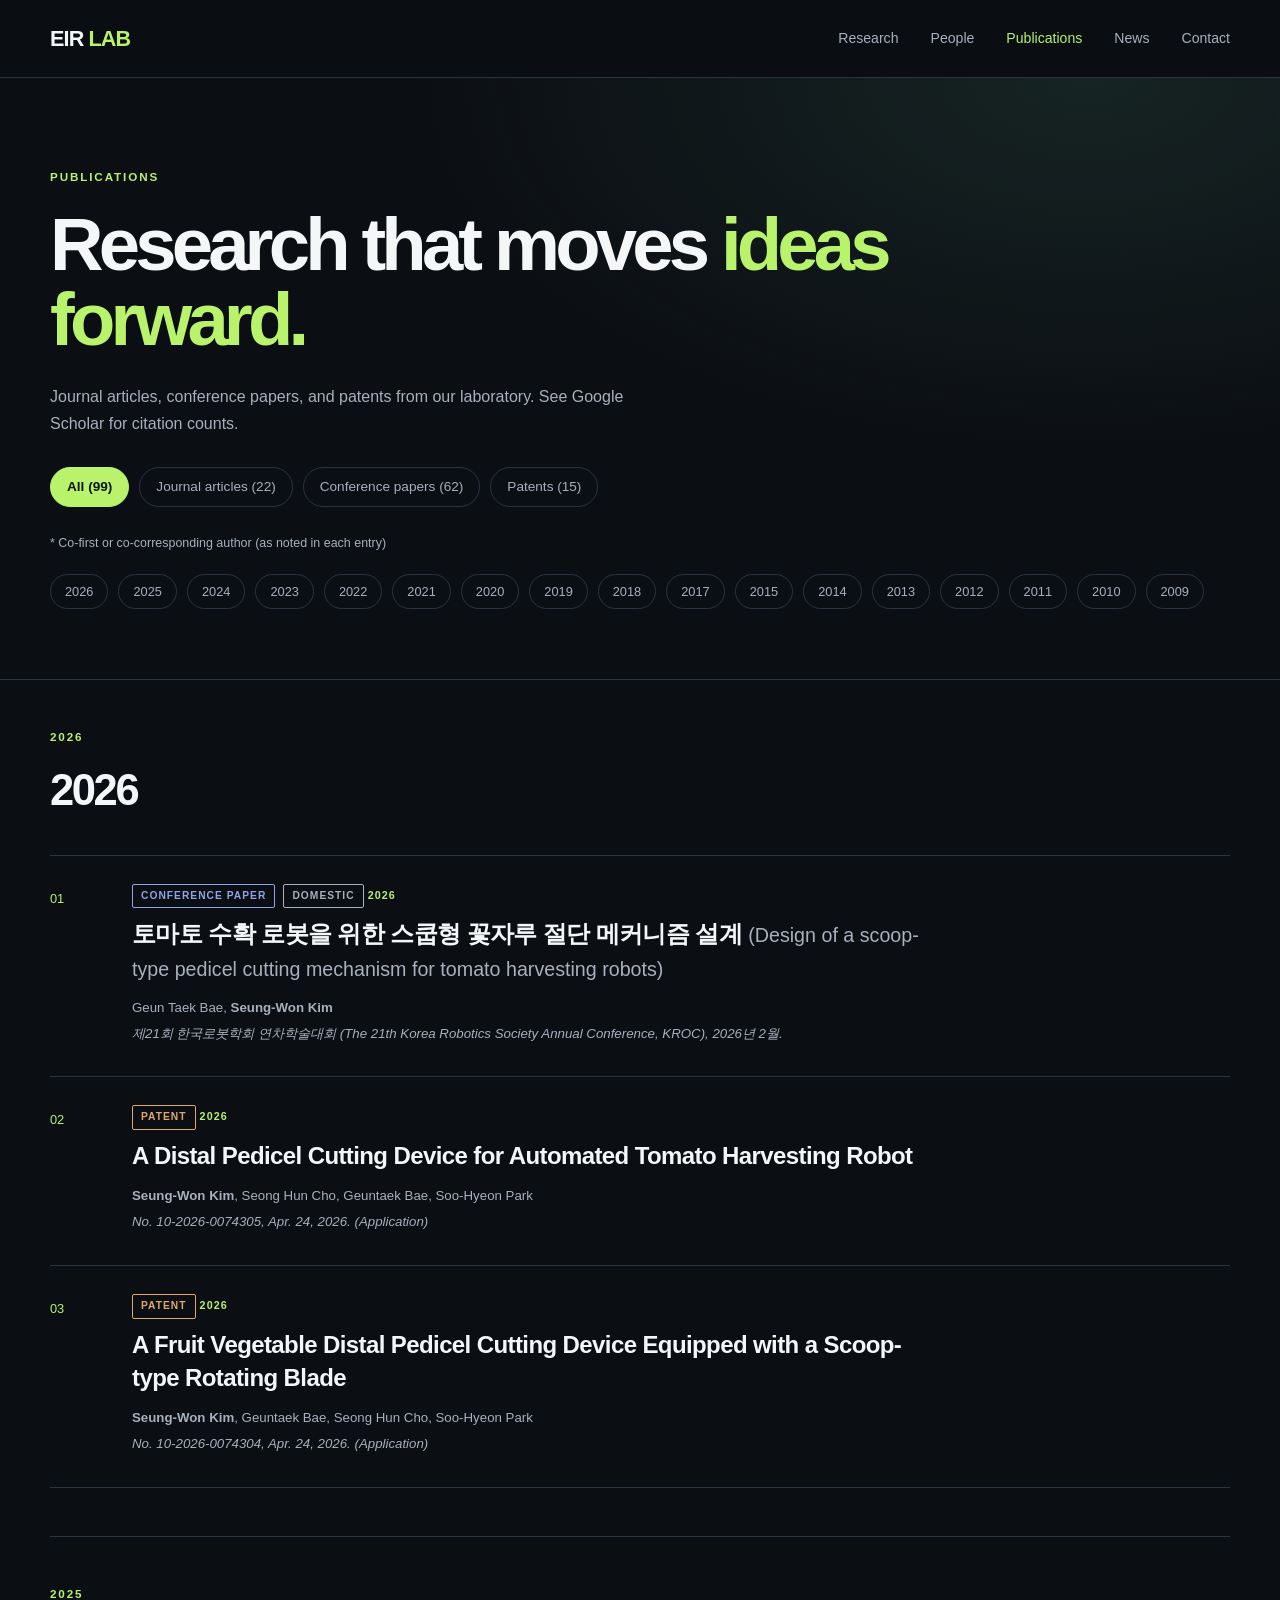
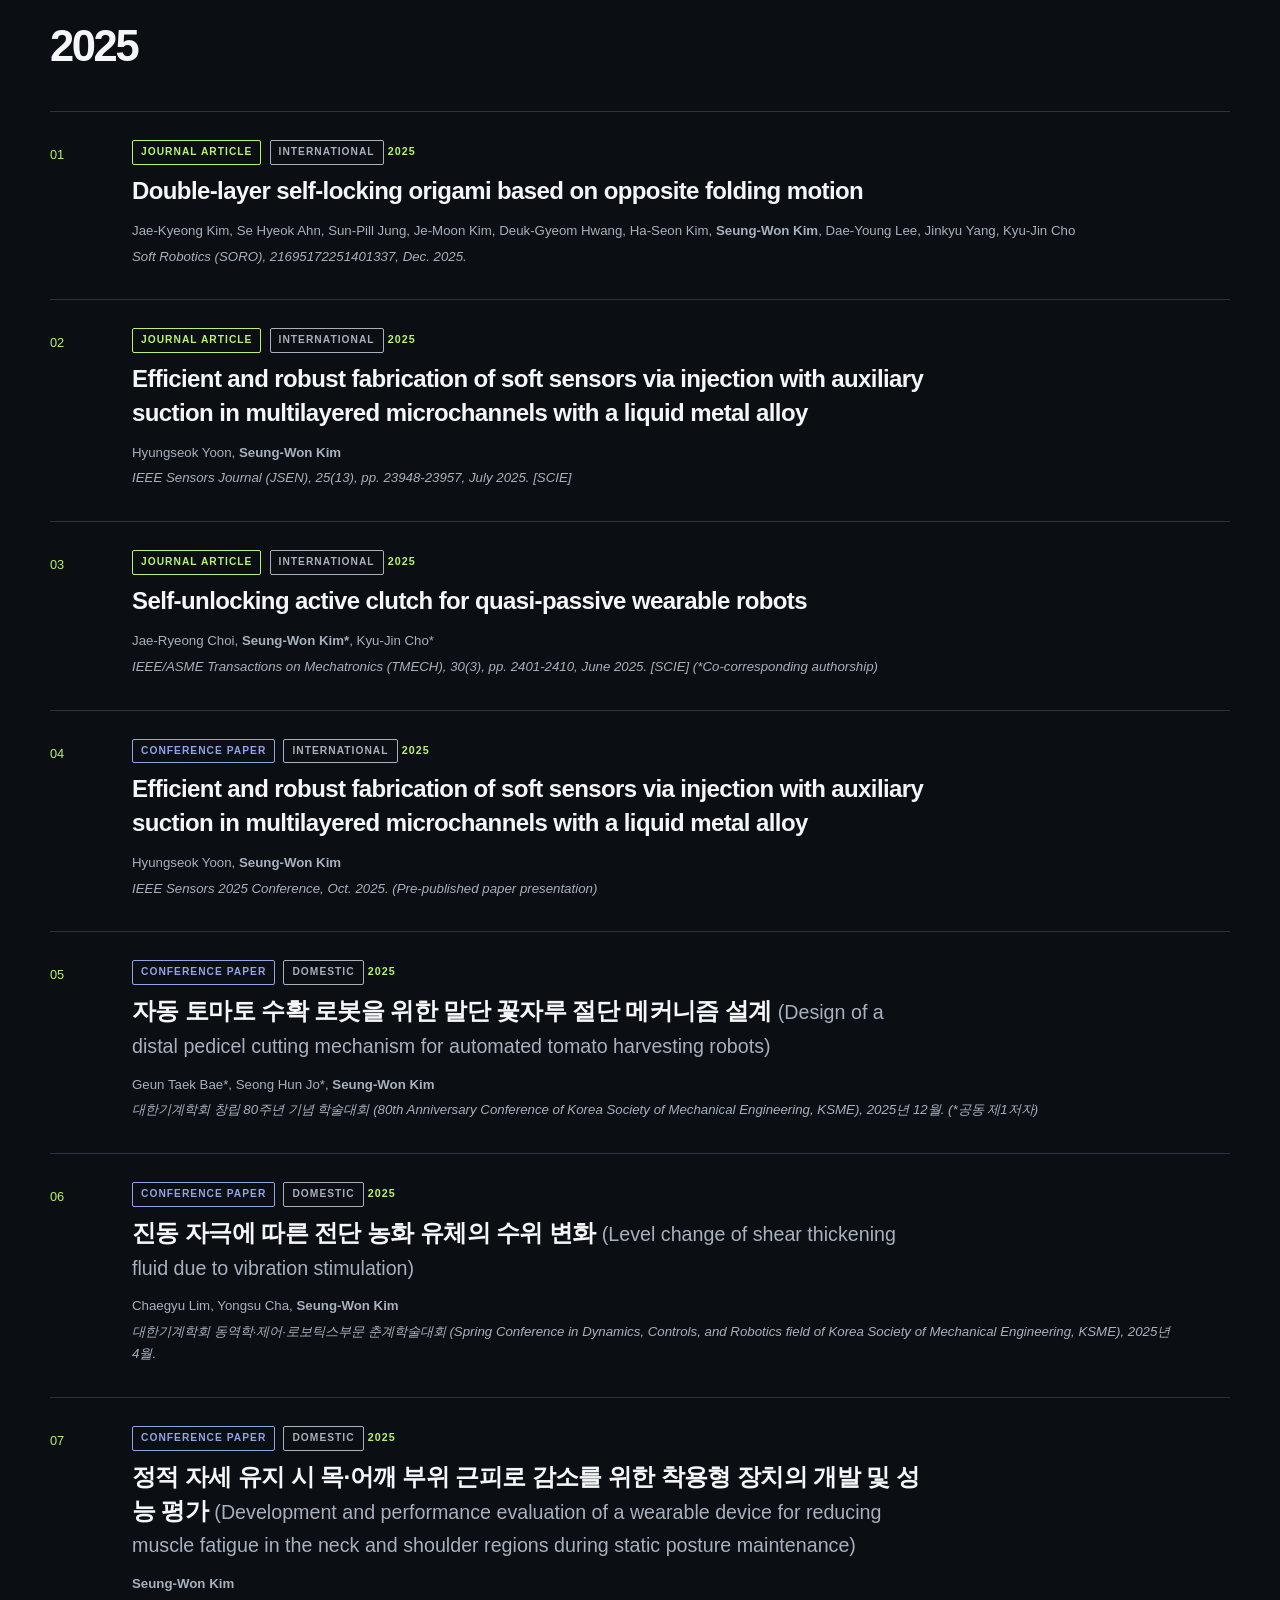
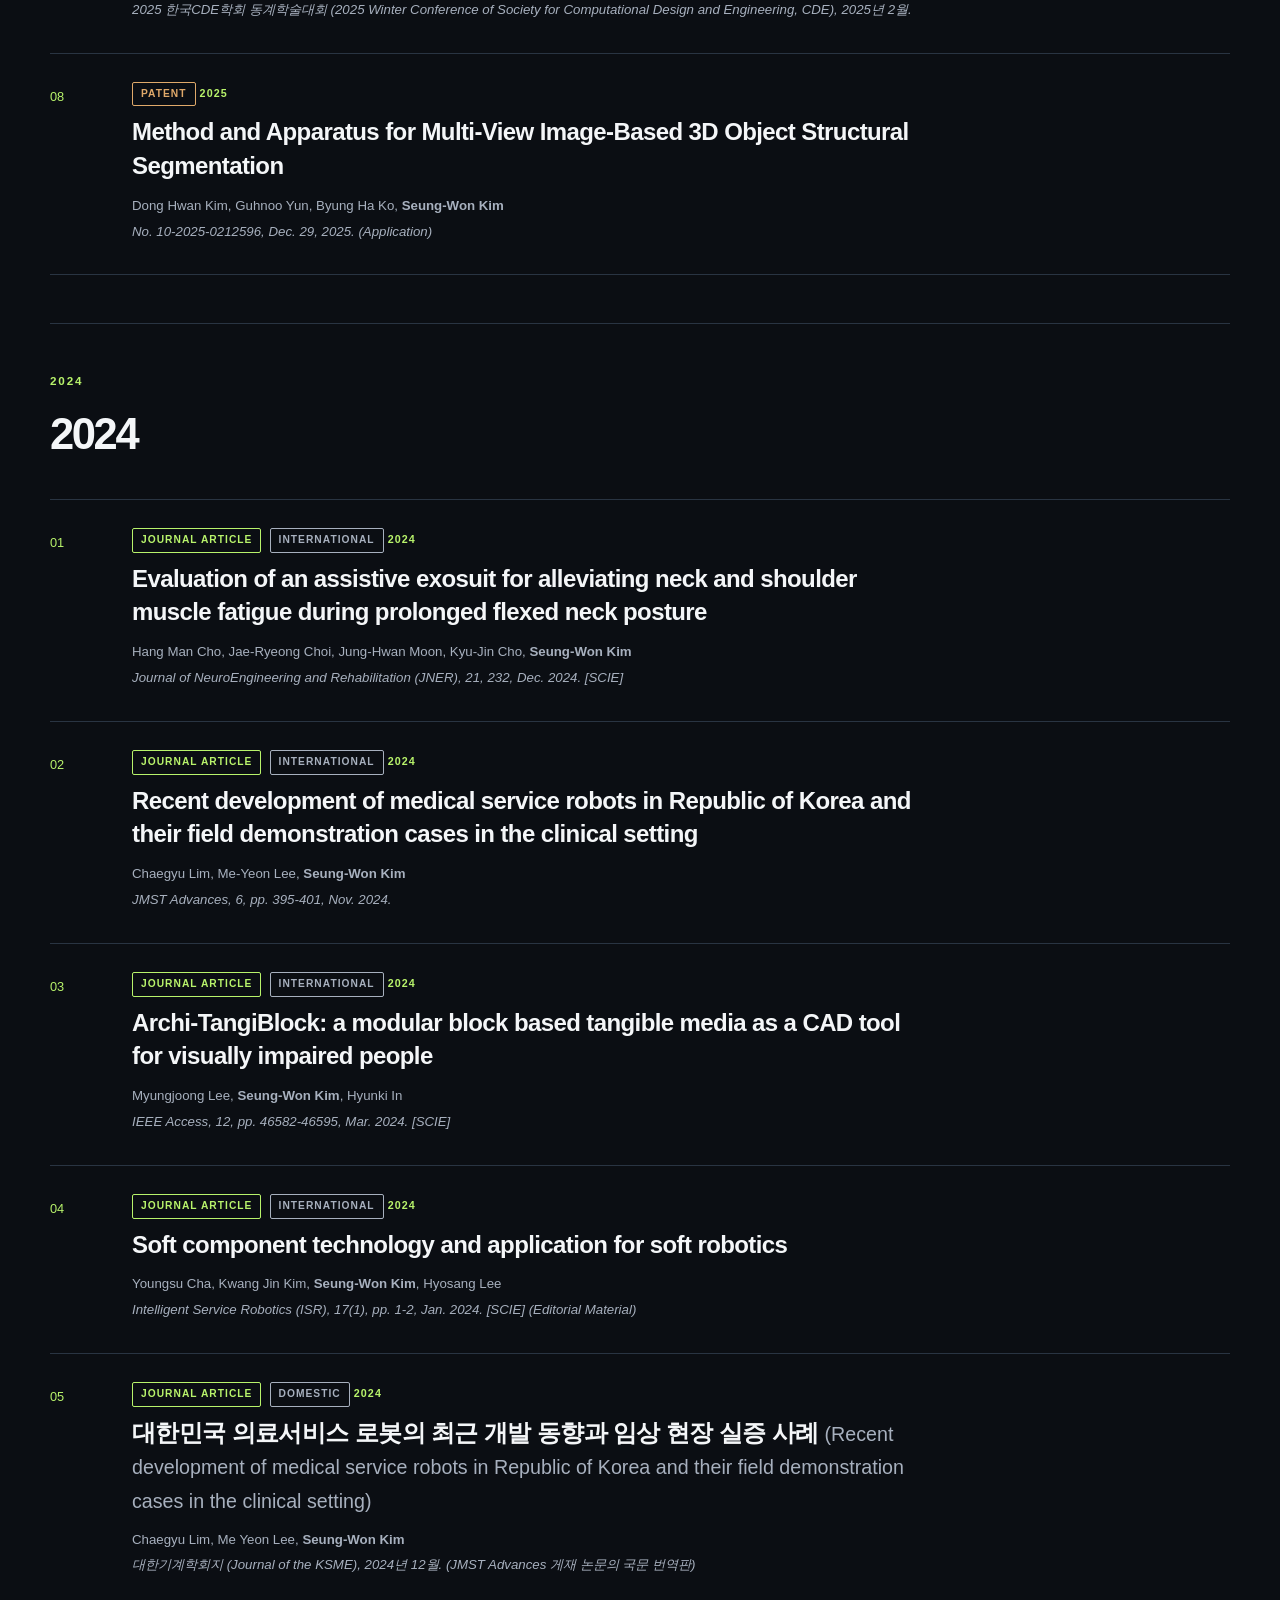
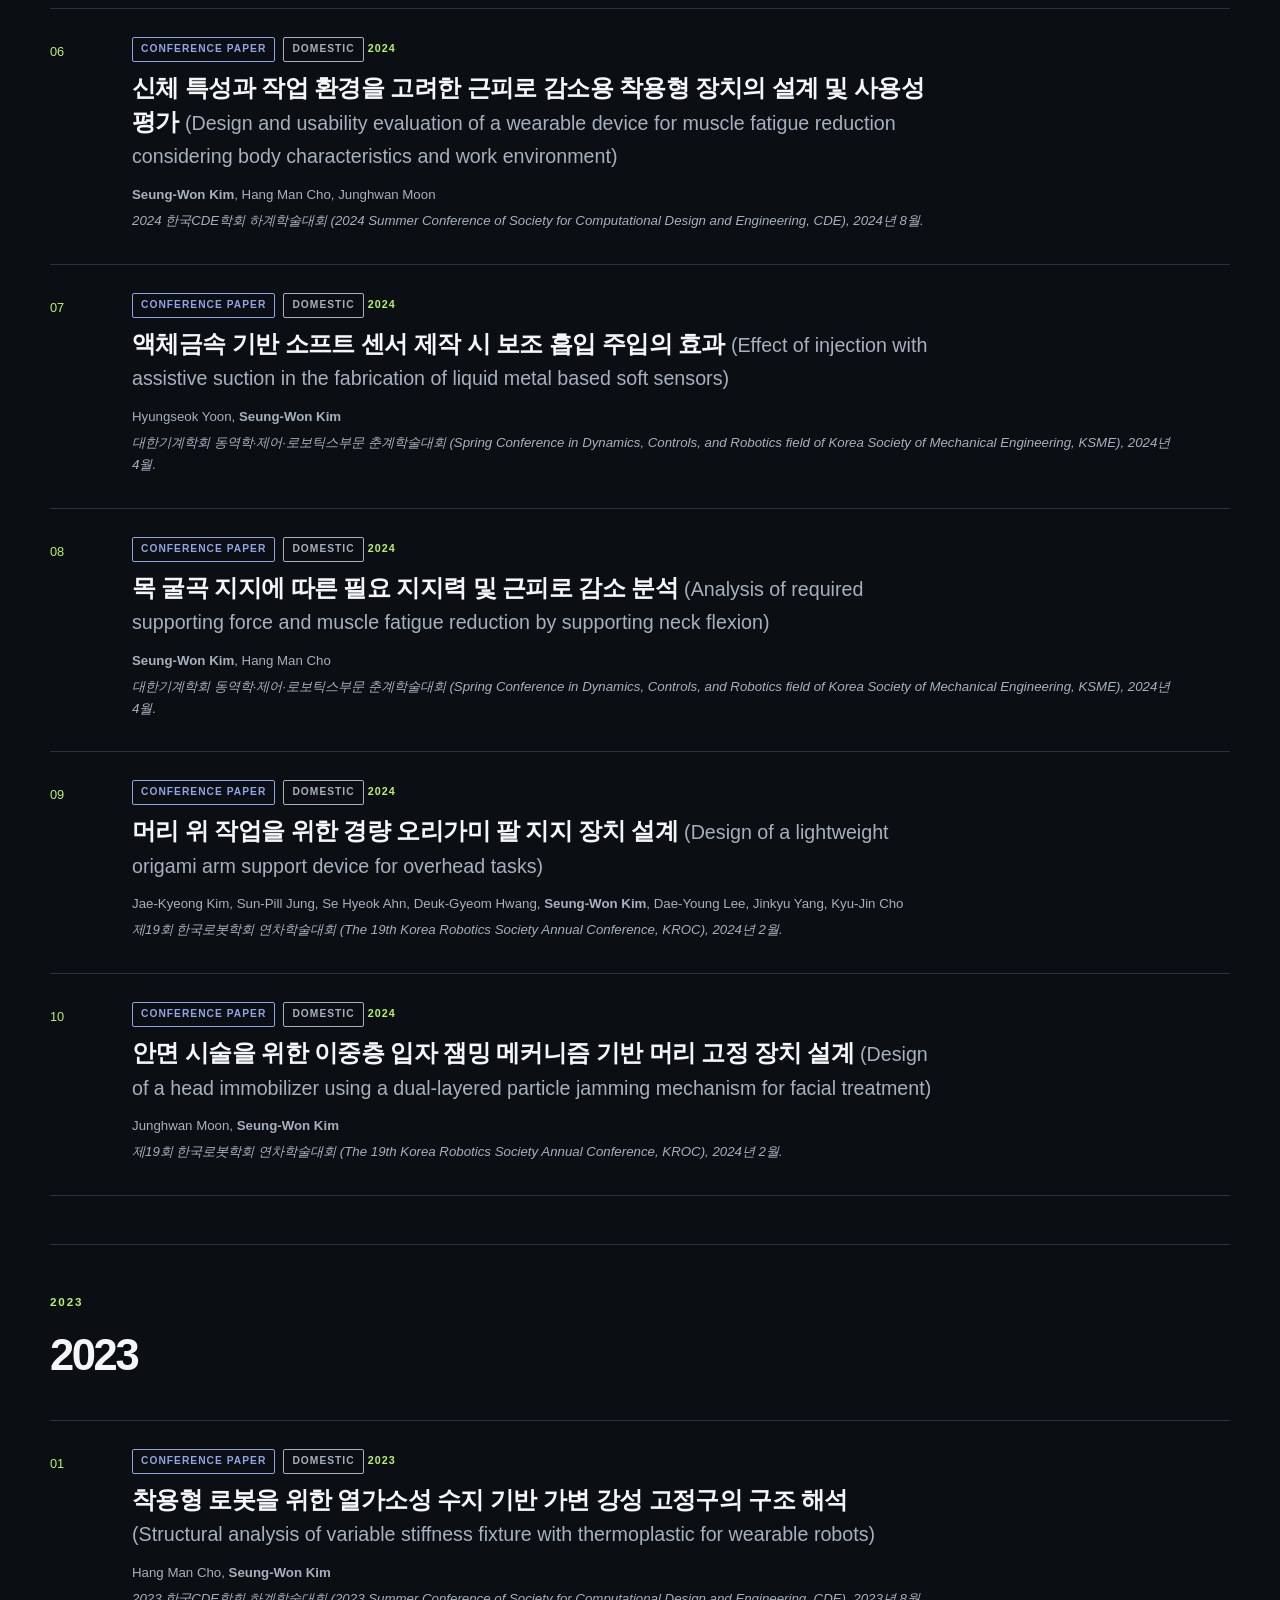
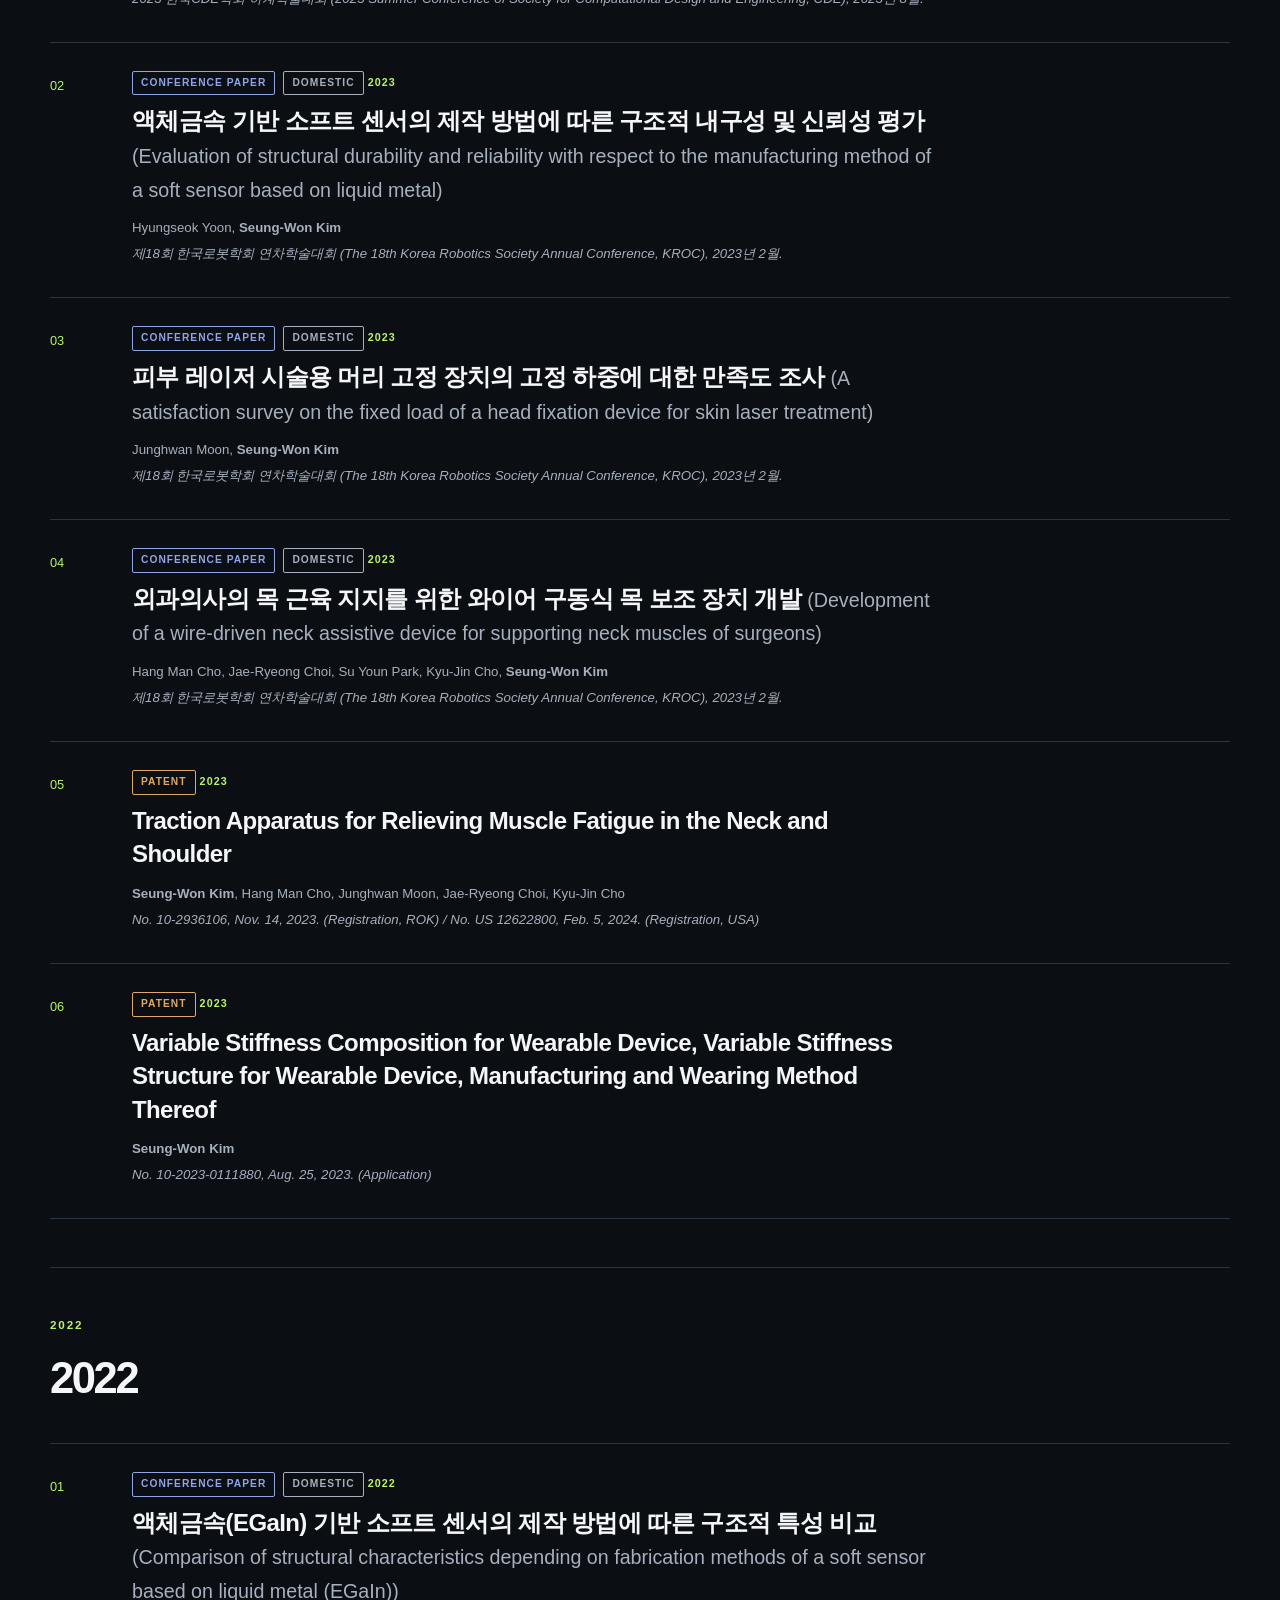
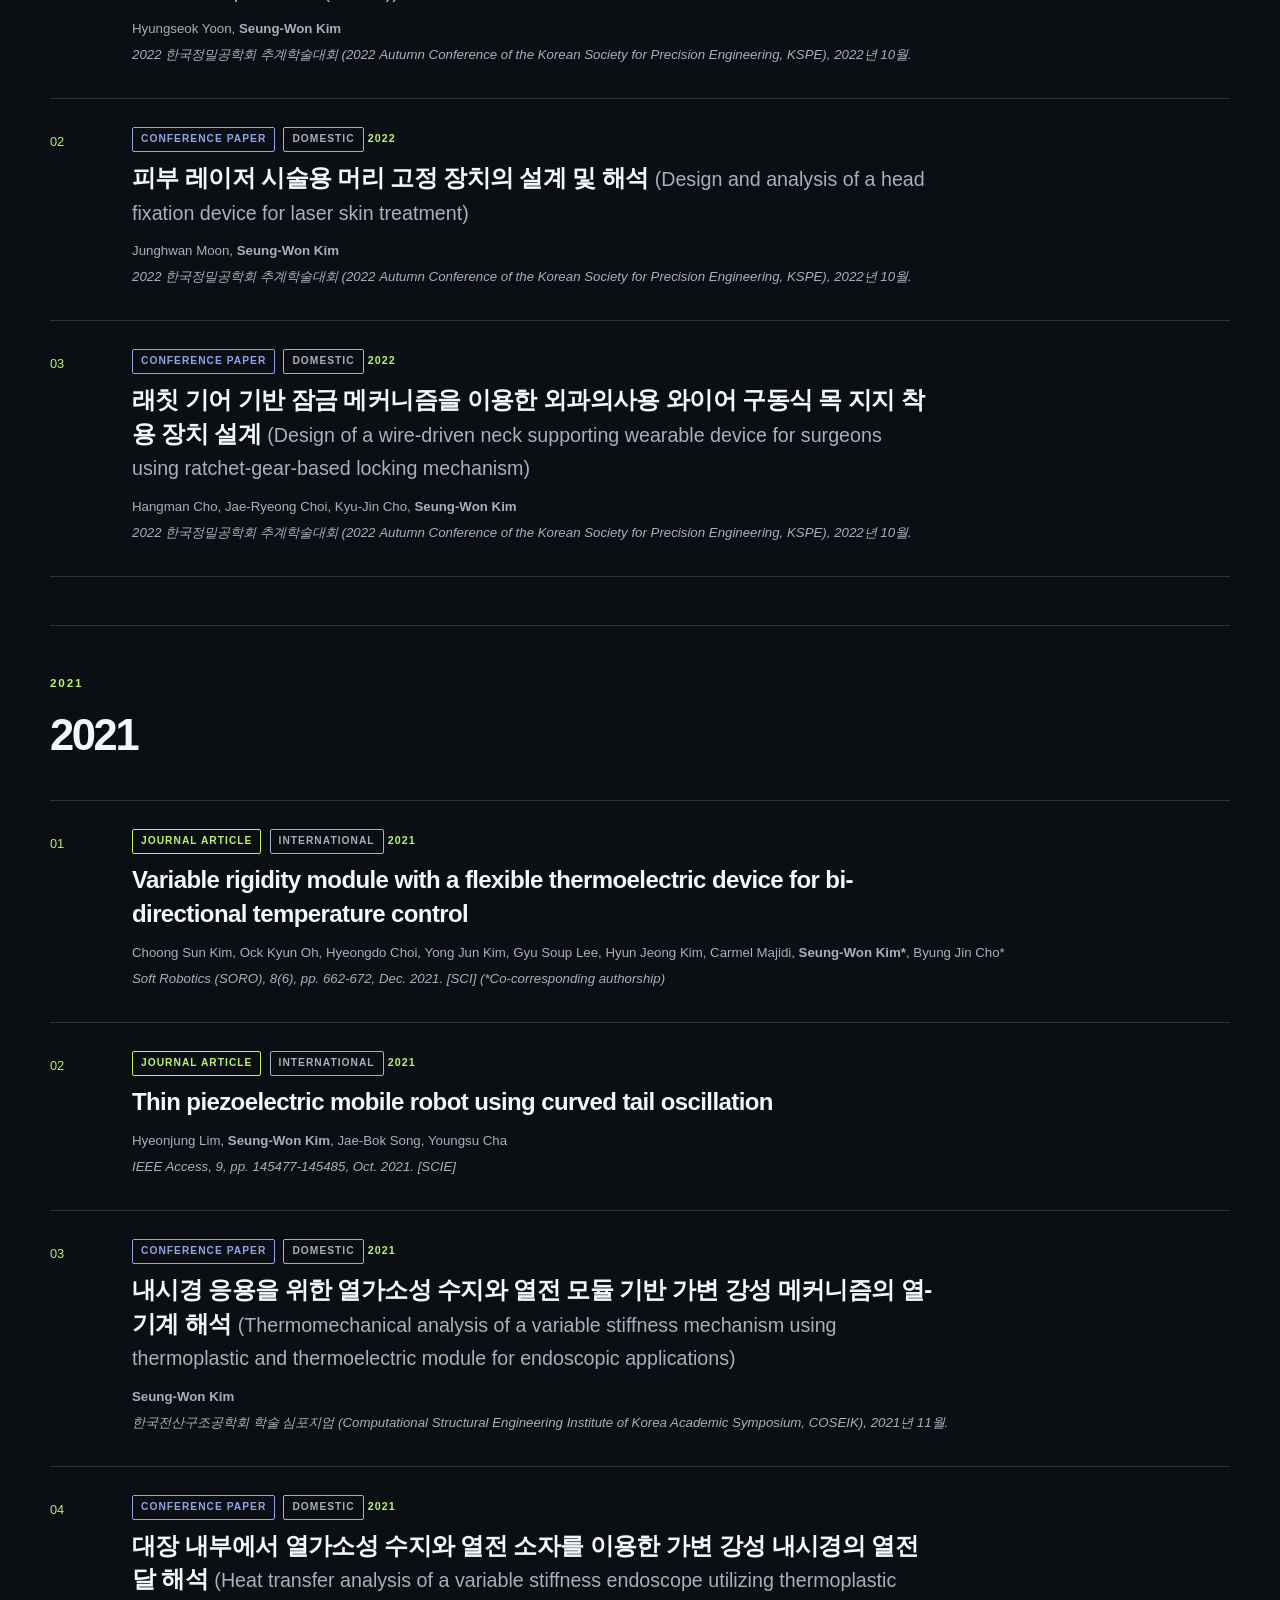
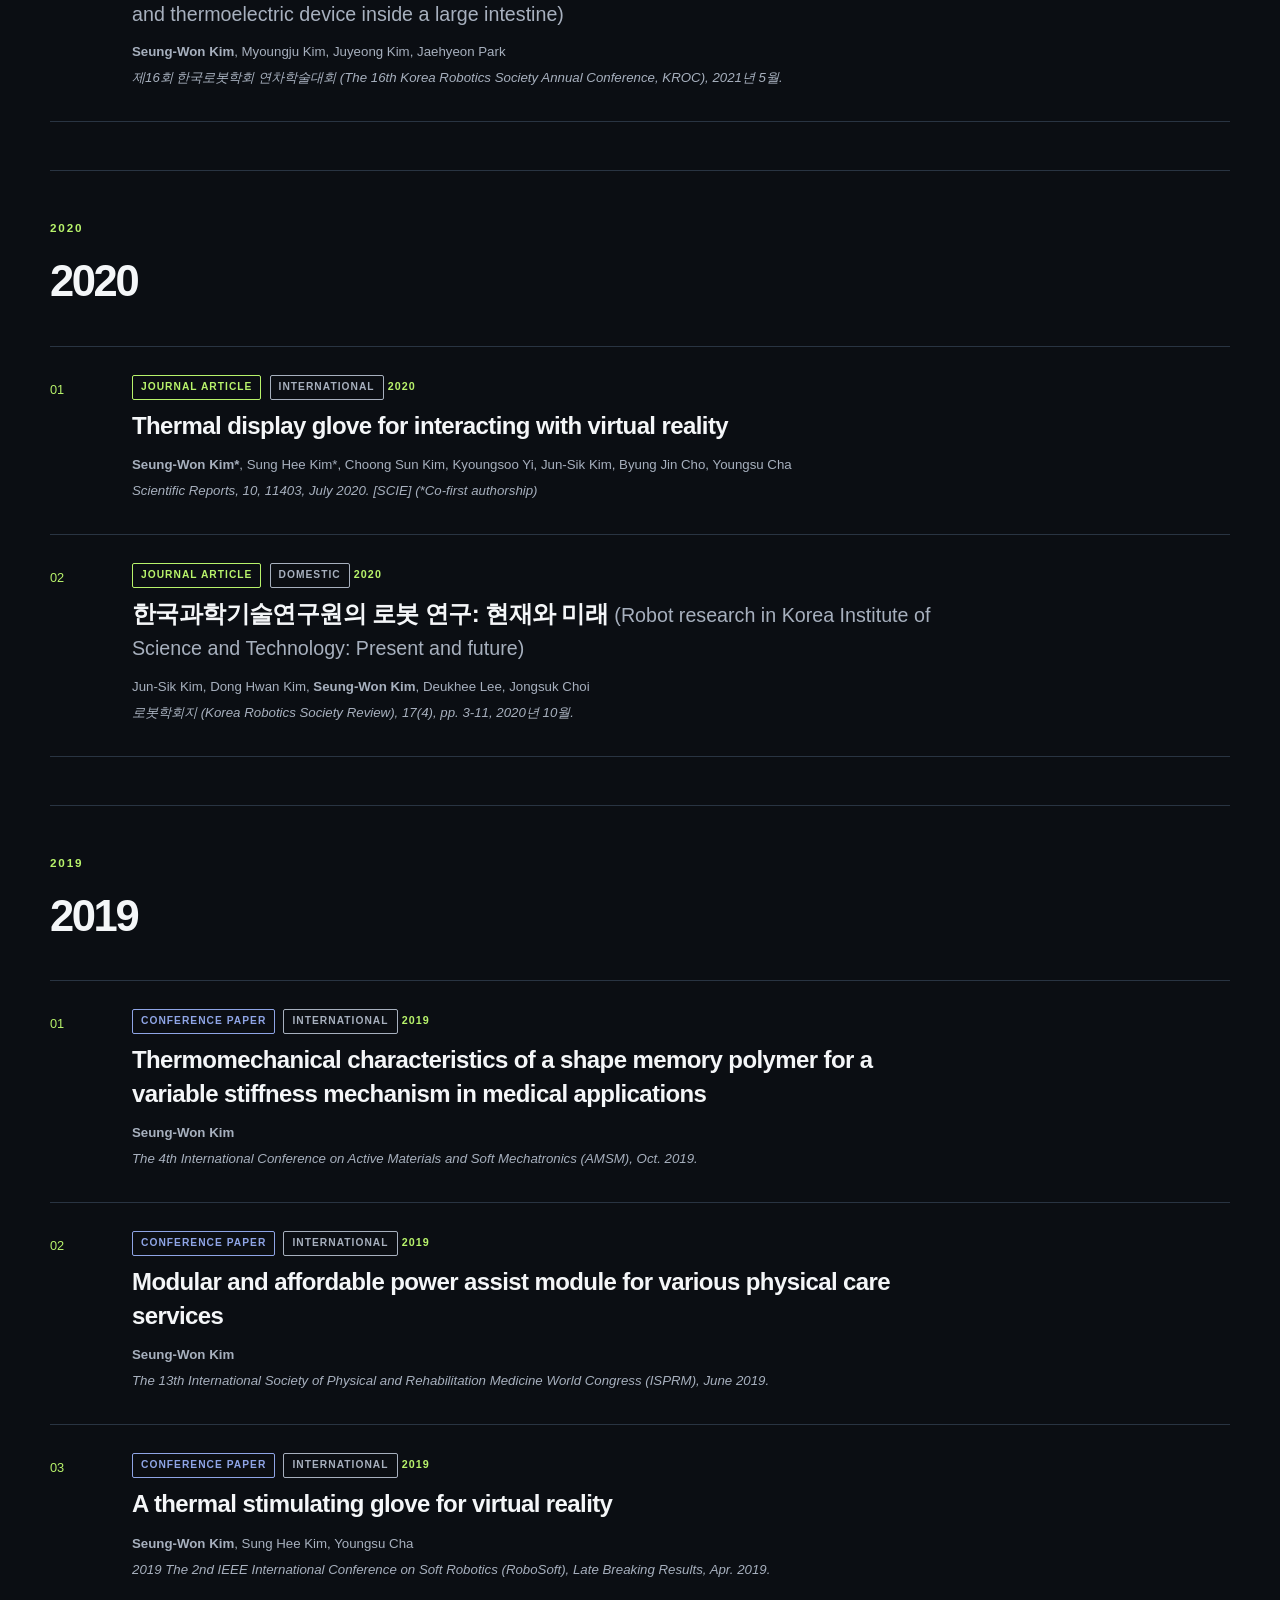
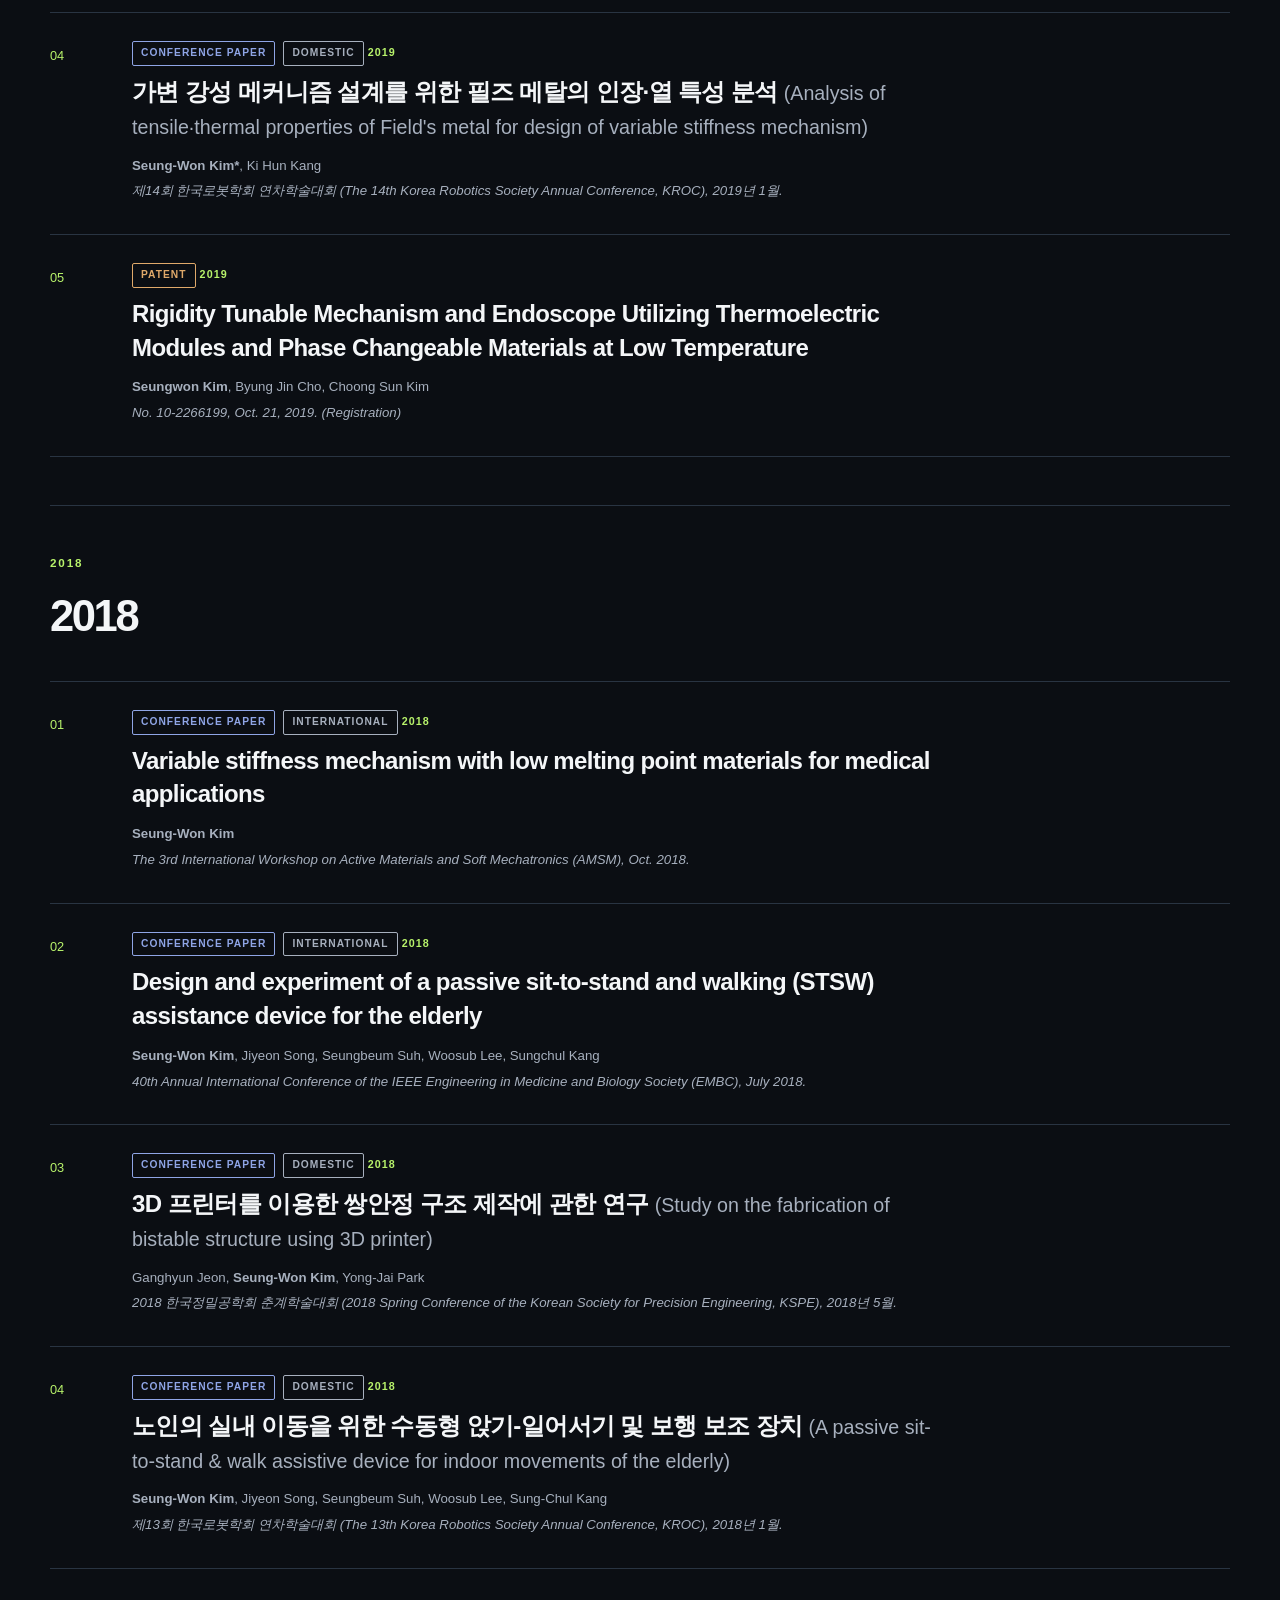
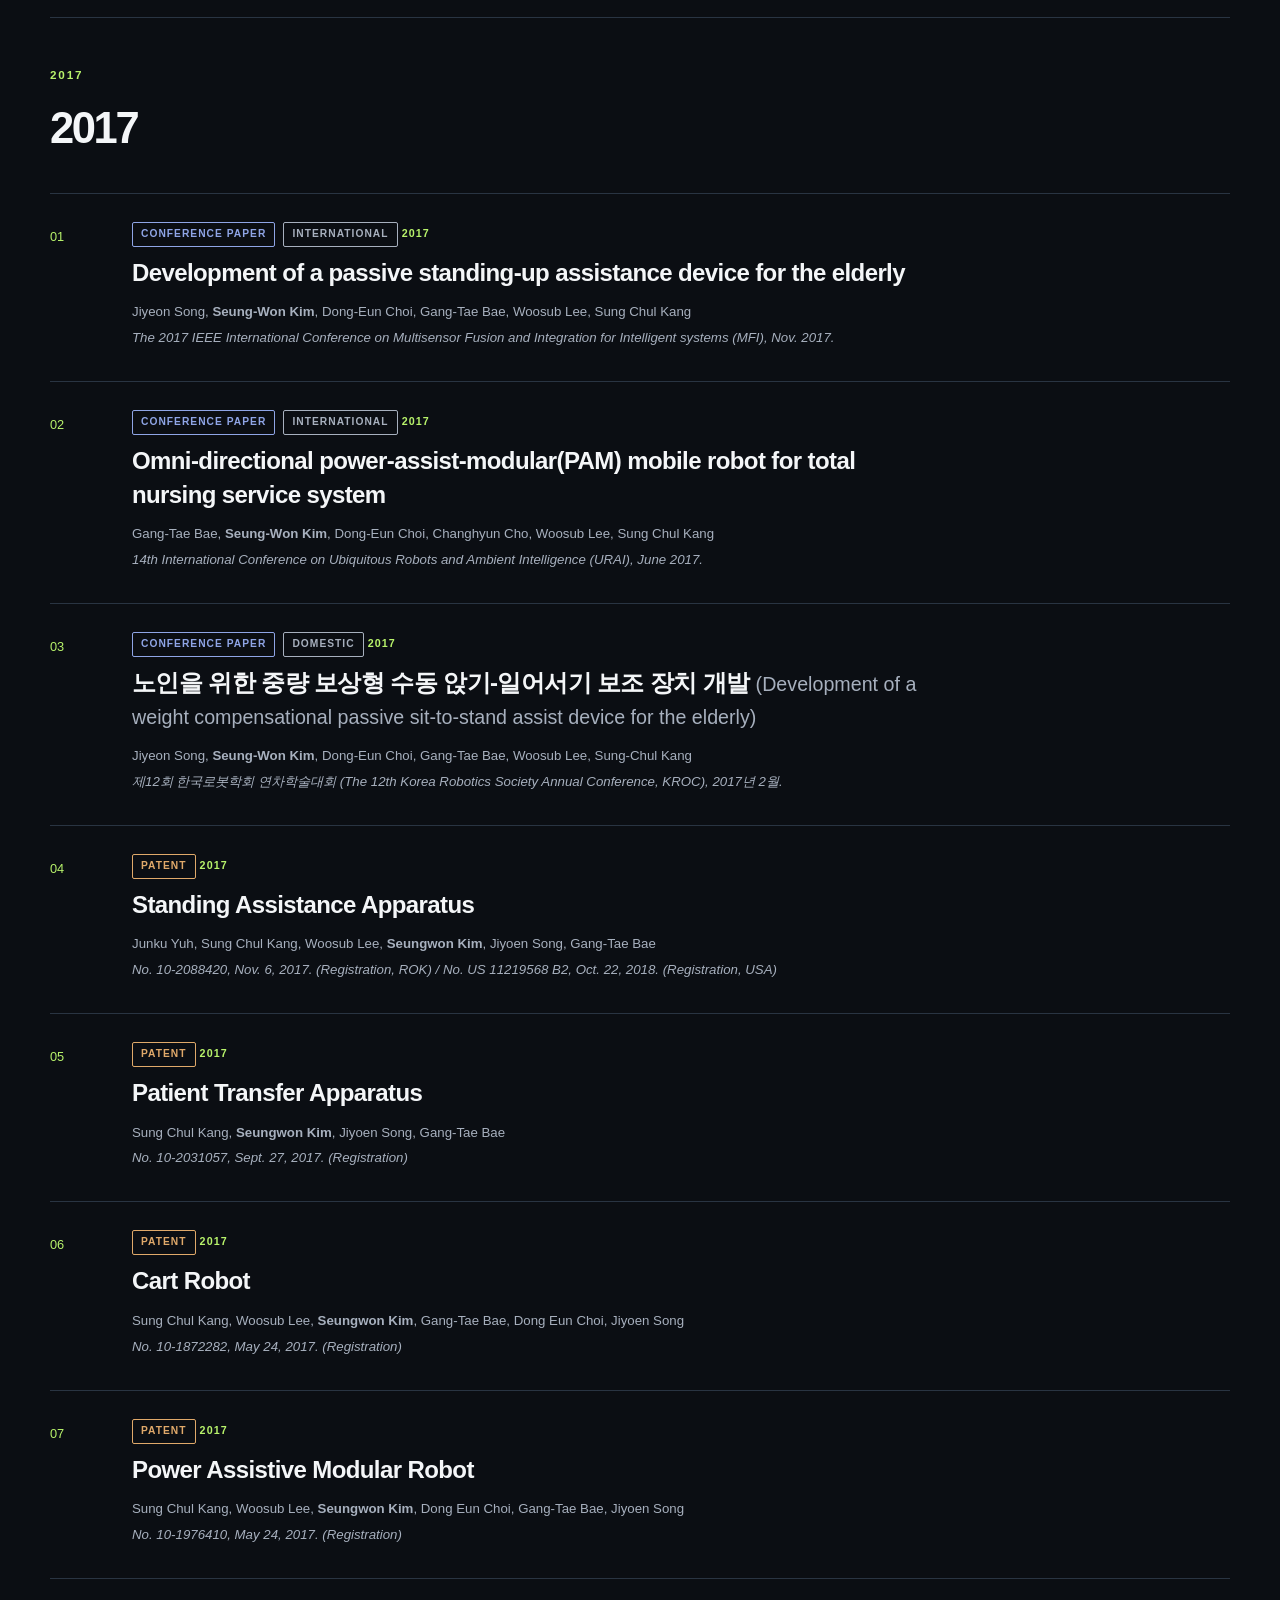
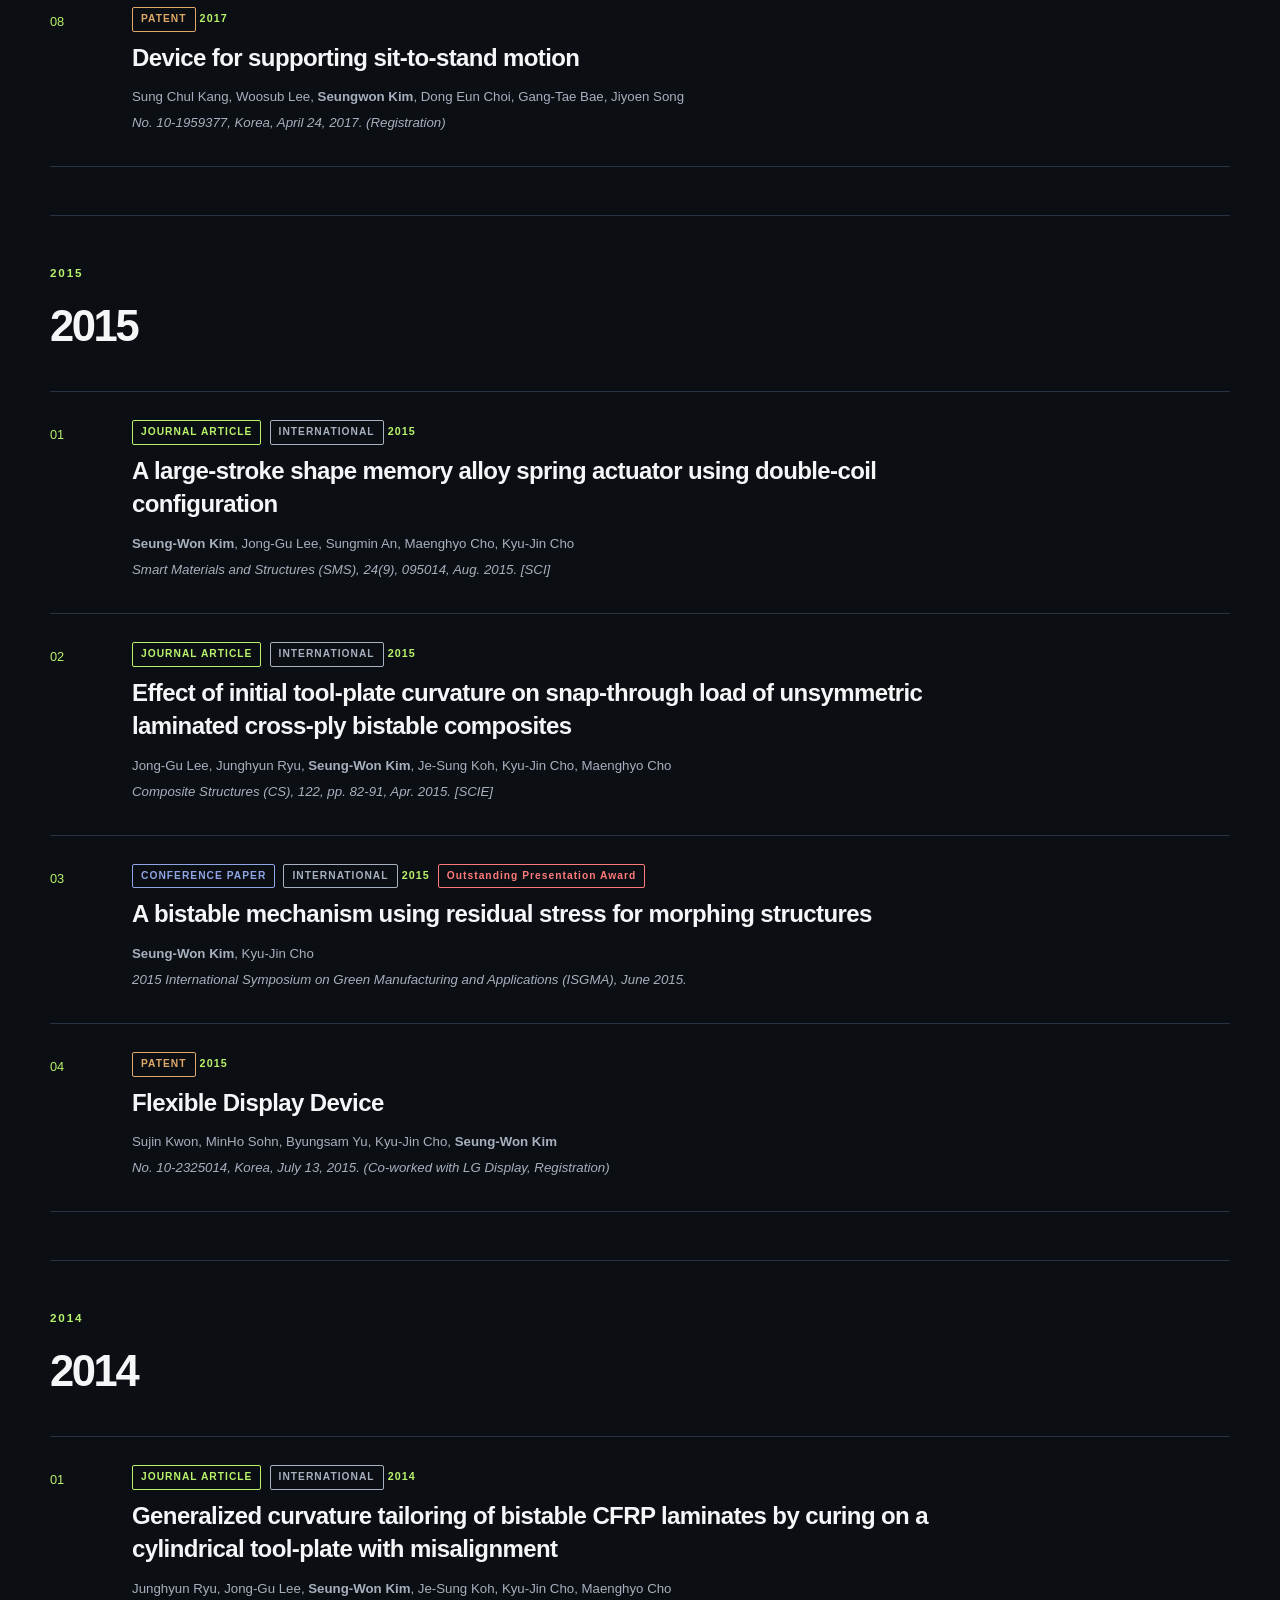
<file: publications.html>
<!DOCTYPE html>
<html lang="en">
<head>
  <meta charset="UTF-8">
  <meta name="viewport" content="width=device-width, initial-scale=1.0">
  <meta name="description" content="Journal articles, conference papers, and patents from EIR Lab at SeoulTech.">
  <meta name="theme-color" content="#0b0e13">
  <title>Publications | EIR Lab</title>
  <link rel="stylesheet" href="style.css">
  <script src="script.js" defer></script>
</head>

<body>
  <header class="site-header">
    <a class="brand" href="index.html" aria-label="EIR Lab Home">EIR<span>LAB</span></a>

    <button class="menu-toggle" type="button" aria-label="Open navigation menu" aria-expanded="false" aria-controls="main-navigation">
      <span></span>
      <span></span>
    </button>

    <nav class="navigation" id="main-navigation">
      <a href="research.html">Research</a>
      <a href="people.html">People</a>
      <a href="publications.html" aria-current="page">Publications</a>
      <a href="news.html">News</a>
      <a href="contact.html">Contact</a>
    </nav>
  </header>

  <main>
    <section class="page-hero">
      <div class="container">
        <p class="eyebrow">PUBLICATIONS</p>
        <h1>Research that moves <span>ideas forward.</span></h1>
        <p>
          Journal articles, conference papers, and patents from our
          laboratory. See Google Scholar for citation counts.
        </p>

        <div class="chip-filter pub-filter" role="group" aria-label="Filter by publication type">
          <button type="button" data-filter="all" aria-pressed="true">All <span class="filter-count"></span></button>
          <button type="button" data-filter="journal" aria-pressed="false">Journal articles <span class="filter-count"></span></button>
          <button type="button" data-filter="conference" aria-pressed="false">Conference papers <span class="filter-count"></span></button>
          <button type="button" data-filter="patent" aria-pressed="false">Patents <span class="filter-count"></span></button>
        </div>

        <p class="pub-legend">* Co-first or co-corresponding author (as noted in each entry)</p>

        <nav class="year-index" aria-label="Jump to year">
          <a href="#y2026">2026</a>
          <a href="#y2025">2025</a>
          <a href="#y2024">2024</a>
          <a href="#y2023">2023</a>
          <a href="#y2022">2022</a>
          <a href="#y2021">2021</a>
          <a href="#y2020">2020</a>
          <a href="#y2019">2019</a>
          <a href="#y2018">2018</a>
          <a href="#y2017">2017</a>
          <a href="#y2015">2015</a>
          <a href="#y2014">2014</a>
          <a href="#y2013">2013</a>
          <a href="#y2012">2012</a>
          <a href="#y2011">2011</a>
          <a href="#y2010">2010</a>
          <a href="#y2009">2009</a>
        </nav>
      </div>
    </section>

    <section class="sub-section pub-year container" id="y2026" data-year>
      <div class="sub-heading">
        <div>
          <p class="eyebrow">2026</p>
          <h2>2026</h2>
        </div>
      </div>

      <div class="publication-list">
        <article class="publication-item" data-type="conference">
          <div class="publication-index">01</div>
          <div class="publication-content">
            <p class="publication-type"><span class="tag tag-conference">CONFERENCE PAPER</span> <span class="tag tag-region">DOMESTIC</span> 2026</p>
            <h3>토마토 수확 로봇을 위한 스쿱형 꽃자루 절단 메커니즘 설계 <span class="title-en">(Design of a scoop-type pedicel cutting mechanism for tomato harvesting robots)</span></h3>
            <p class="publication-authors">Geun Taek Bae, <strong>Seung-Won Kim</strong></p>
            <p class="publication-journal">제21회 한국로봇학회 연차학술대회 (The 21th Korea Robotics Society Annual Conference, KROC), 2026년 2월.</p>
          </div>
        </article>

        <article class="publication-item" data-type="patent">
          <div class="publication-index">02</div>
          <div class="publication-content">
            <p class="publication-type"><span class="tag tag-patent">PATENT</span> 2026</p>
            <h3>A Distal Pedicel Cutting Device for Automated Tomato Harvesting Robot</h3>
            <p class="publication-authors"><strong>Seung-Won Kim</strong>, Seong Hun Cho, Geuntaek Bae, Soo-Hyeon Park</p>
            <p class="publication-journal">No. 10-2026-0074305, Apr. 24, 2026. (Application)</p>
          </div>
        </article>

        <article class="publication-item" data-type="patent">
          <div class="publication-index">03</div>
          <div class="publication-content">
            <p class="publication-type"><span class="tag tag-patent">PATENT</span> 2026</p>
            <h3>A Fruit Vegetable Distal Pedicel Cutting Device Equipped with a Scoop-type Rotating Blade</h3>
            <p class="publication-authors"><strong>Seung-Won Kim</strong>, Geuntaek Bae, Seong Hun Cho, Soo-Hyeon Park</p>
            <p class="publication-journal">No. 10-2026-0074304, Apr. 24, 2026. (Application)</p>
          </div>
        </article>
      </div>
    </section>

    <section class="sub-section pub-year container" id="y2025" data-year>
      <div class="sub-heading">
        <div>
          <p class="eyebrow">2025</p>
          <h2>2025</h2>
        </div>
      </div>

      <div class="publication-list">
        <article class="publication-item" data-type="journal">
          <div class="publication-index">01</div>
          <div class="publication-content">
            <p class="publication-type"><span class="tag tag-journal">JOURNAL ARTICLE</span> <span class="tag tag-region">INTERNATIONAL</span> 2025</p>
            <h3>Double-layer self-locking origami based on opposite folding motion</h3>
            <p class="publication-authors">Jae-Kyeong Kim, Se Hyeok Ahn, Sun-Pill Jung, Je-Moon Kim, Deuk-Gyeom Hwang, Ha-Seon Kim, <strong>Seung-Won Kim</strong>, Dae-Young Lee, Jinkyu Yang, Kyu-Jin Cho</p>
            <p class="publication-journal">Soft Robotics (SORO), 21695172251401337, Dec. 2025.</p>
          </div>
        </article>

        <article class="publication-item" data-type="journal">
          <div class="publication-index">02</div>
          <div class="publication-content">
            <p class="publication-type"><span class="tag tag-journal">JOURNAL ARTICLE</span> <span class="tag tag-region">INTERNATIONAL</span> 2025</p>
            <h3>Efficient and robust fabrication of soft sensors via injection with auxiliary suction in multilayered microchannels with a liquid metal alloy</h3>
            <p class="publication-authors">Hyungseok Yoon, <strong>Seung-Won Kim</strong></p>
            <p class="publication-journal">IEEE Sensors Journal (JSEN), 25(13), pp. 23948-23957, July 2025. [SCIE]</p>
          </div>
        </article>

        <article class="publication-item" data-type="journal">
          <div class="publication-index">03</div>
          <div class="publication-content">
            <p class="publication-type"><span class="tag tag-journal">JOURNAL ARTICLE</span> <span class="tag tag-region">INTERNATIONAL</span> 2025</p>
            <h3>Self-unlocking active clutch for quasi-passive wearable robots</h3>
            <p class="publication-authors">Jae-Ryeong Choi, <strong>Seung-Won Kim*</strong>, Kyu-Jin Cho*</p>
            <p class="publication-journal">IEEE/ASME Transactions on Mechatronics (TMECH), 30(3), pp. 2401-2410, June 2025. [SCIE] (*Co-corresponding authorship)</p>
          </div>
        </article>

        <article class="publication-item" data-type="conference">
          <div class="publication-index">04</div>
          <div class="publication-content">
            <p class="publication-type"><span class="tag tag-conference">CONFERENCE PAPER</span> <span class="tag tag-region">INTERNATIONAL</span> 2025</p>
            <h3>Efficient and robust fabrication of soft sensors via injection with auxiliary suction in multilayered microchannels with a liquid metal alloy</h3>
            <p class="publication-authors">Hyungseok Yoon, <strong>Seung-Won Kim</strong></p>
            <p class="publication-journal">IEEE Sensors 2025 Conference, Oct. 2025. (Pre-published paper presentation)</p>
          </div>
        </article>

        <article class="publication-item" data-type="conference">
          <div class="publication-index">05</div>
          <div class="publication-content">
            <p class="publication-type"><span class="tag tag-conference">CONFERENCE PAPER</span> <span class="tag tag-region">DOMESTIC</span> 2025</p>
            <h3>자동 토마토 수확 로봇을 위한 말단 꽃자루 절단 메커니즘 설계 <span class="title-en">(Design of a distal pedicel cutting mechanism for automated tomato harvesting robots)</span></h3>
            <p class="publication-authors">Geun Taek Bae*, Seong Hun Jo*, <strong>Seung-Won Kim</strong></p>
            <p class="publication-journal">대한기계학회 창립 80주년 기념 학술대회 (80th Anniversary Conference of Korea Society of Mechanical Engineering, KSME), 2025년 12월. (*공동 제1저자)</p>
          </div>
        </article>

        <article class="publication-item" data-type="conference">
          <div class="publication-index">06</div>
          <div class="publication-content">
            <p class="publication-type"><span class="tag tag-conference">CONFERENCE PAPER</span> <span class="tag tag-region">DOMESTIC</span> 2025</p>
            <h3>진동 자극에 따른 전단 농화 유체의 수위 변화 <span class="title-en">(Level change of shear thickening fluid due to vibration stimulation)</span></h3>
            <p class="publication-authors">Chaegyu Lim, Yongsu Cha, <strong>Seung-Won Kim</strong></p>
            <p class="publication-journal">대한기계학회 동역학·제어·로보틱스부문 춘계학술대회 (Spring Conference in Dynamics, Controls, and Robotics field of Korea Society of Mechanical Engineering, KSME), 2025년 4월.</p>
          </div>
        </article>

        <article class="publication-item" data-type="conference">
          <div class="publication-index">07</div>
          <div class="publication-content">
            <p class="publication-type"><span class="tag tag-conference">CONFERENCE PAPER</span> <span class="tag tag-region">DOMESTIC</span> 2025</p>
            <h3>정적 자세 유지 시 목·어깨 부위 근피로 감소를 위한 착용형 장치의 개발 및 성능 평가 <span class="title-en">(Development and performance evaluation of a wearable device for reducing muscle fatigue in the neck and shoulder regions during static posture maintenance)</span></h3>
            <p class="publication-authors"><strong>Seung-Won Kim</strong></p>
            <p class="publication-journal">2025 한국CDE학회 동계학술대회 (2025 Winter Conference of Society for Computational Design and Engineering, CDE), 2025년 2월.</p>
          </div>
        </article>

        <article class="publication-item" data-type="patent">
          <div class="publication-index">08</div>
          <div class="publication-content">
            <p class="publication-type"><span class="tag tag-patent">PATENT</span> 2025</p>
            <h3>Method and Apparatus for Multi-View Image-Based 3D Object Structural Segmentation</h3>
            <p class="publication-authors">Dong Hwan Kim, Guhnoo Yun, Byung Ha Ko, <strong>Seung-Won Kim</strong></p>
            <p class="publication-journal">No. 10-2025-0212596, Dec. 29, 2025. (Application)</p>
          </div>
        </article>
      </div>
    </section>

    <section class="sub-section pub-year container" id="y2024" data-year>
      <div class="sub-heading">
        <div>
          <p class="eyebrow">2024</p>
          <h2>2024</h2>
        </div>
      </div>

      <div class="publication-list">
        <article class="publication-item" data-type="journal">
          <div class="publication-index">01</div>
          <div class="publication-content">
            <p class="publication-type"><span class="tag tag-journal">JOURNAL ARTICLE</span> <span class="tag tag-region">INTERNATIONAL</span> 2024</p>
            <h3>Evaluation of an assistive exosuit for alleviating neck and shoulder muscle fatigue during prolonged flexed neck posture</h3>
            <p class="publication-authors">Hang Man Cho, Jae-Ryeong Choi, Jung-Hwan Moon, Kyu-Jin Cho, <strong>Seung-Won Kim</strong></p>
            <p class="publication-journal">Journal of NeuroEngineering and Rehabilitation (JNER), 21, 232, Dec. 2024. [SCIE]</p>
          </div>
        </article>

        <article class="publication-item" data-type="journal">
          <div class="publication-index">02</div>
          <div class="publication-content">
            <p class="publication-type"><span class="tag tag-journal">JOURNAL ARTICLE</span> <span class="tag tag-region">INTERNATIONAL</span> 2024</p>
            <h3>Recent development of medical service robots in Republic of Korea and their field demonstration cases in the clinical setting</h3>
            <p class="publication-authors">Chaegyu Lim, Me-Yeon Lee, <strong>Seung-Won Kim</strong></p>
            <p class="publication-journal">JMST Advances, 6, pp. 395-401, Nov. 2024.</p>
          </div>
        </article>

        <article class="publication-item" data-type="journal">
          <div class="publication-index">03</div>
          <div class="publication-content">
            <p class="publication-type"><span class="tag tag-journal">JOURNAL ARTICLE</span> <span class="tag tag-region">INTERNATIONAL</span> 2024</p>
            <h3>Archi-TangiBlock: a modular block based tangible media as a CAD tool for visually impaired people</h3>
            <p class="publication-authors">Myungjoong Lee, <strong>Seung-Won Kim</strong>, Hyunki In</p>
            <p class="publication-journal">IEEE Access, 12, pp. 46582-46595, Mar. 2024. [SCIE]</p>
          </div>
        </article>

        <article class="publication-item" data-type="journal">
          <div class="publication-index">04</div>
          <div class="publication-content">
            <p class="publication-type"><span class="tag tag-journal">JOURNAL ARTICLE</span> <span class="tag tag-region">INTERNATIONAL</span> 2024</p>
            <h3>Soft component technology and application for soft robotics</h3>
            <p class="publication-authors">Youngsu Cha, Kwang Jin Kim, <strong>Seung-Won Kim</strong>, Hyosang Lee</p>
            <p class="publication-journal">Intelligent Service Robotics (ISR), 17(1), pp. 1-2, Jan. 2024. [SCIE] (Editorial Material)</p>
          </div>
        </article>

        <article class="publication-item" data-type="journal">
          <div class="publication-index">05</div>
          <div class="publication-content">
            <p class="publication-type"><span class="tag tag-journal">JOURNAL ARTICLE</span> <span class="tag tag-region">DOMESTIC</span> 2024</p>
            <h3>대한민국 의료서비스 로봇의 최근 개발 동향과 임상 현장 실증 사례 <span class="title-en">(Recent development of medical service robots in Republic of Korea and their field demonstration cases in the clinical setting)</span></h3>
            <p class="publication-authors">Chaegyu Lim, Me Yeon Lee, <strong>Seung-Won Kim</strong></p>
            <p class="publication-journal">대한기계학회지 (Journal of the KSME), 2024년 12월. (JMST Advances 게재 논문의 국문 번역판)</p>
          </div>
        </article>

        <article class="publication-item" data-type="conference">
          <div class="publication-index">06</div>
          <div class="publication-content">
            <p class="publication-type"><span class="tag tag-conference">CONFERENCE PAPER</span> <span class="tag tag-region">DOMESTIC</span> 2024</p>
            <h3>신체 특성과 작업 환경을 고려한 근피로 감소용 착용형 장치의 설계 및 사용성 평가 <span class="title-en">(Design and usability evaluation of a wearable device for muscle fatigue reduction considering body characteristics and work environment)</span></h3>
            <p class="publication-authors"><strong>Seung-Won Kim</strong>, Hang Man Cho, Junghwan Moon</p>
            <p class="publication-journal">2024 한국CDE학회 하계학술대회 (2024 Summer Conference of Society for Computational Design and Engineering, CDE), 2024년 8월.</p>
          </div>
        </article>

        <article class="publication-item" data-type="conference">
          <div class="publication-index">07</div>
          <div class="publication-content">
            <p class="publication-type"><span class="tag tag-conference">CONFERENCE PAPER</span> <span class="tag tag-region">DOMESTIC</span> 2024</p>
            <h3>액체금속 기반 소프트 센서 제작 시 보조 흡입 주입의 효과 <span class="title-en">(Effect of injection with assistive suction in the fabrication of liquid metal based soft sensors)</span></h3>
            <p class="publication-authors">Hyungseok Yoon, <strong>Seung-Won Kim</strong></p>
            <p class="publication-journal">대한기계학회 동역학·제어·로보틱스부문 춘계학술대회 (Spring Conference in Dynamics, Controls, and Robotics field of Korea Society of Mechanical Engineering, KSME), 2024년 4월.</p>
          </div>
        </article>

        <article class="publication-item" data-type="conference">
          <div class="publication-index">08</div>
          <div class="publication-content">
            <p class="publication-type"><span class="tag tag-conference">CONFERENCE PAPER</span> <span class="tag tag-region">DOMESTIC</span> 2024</p>
            <h3>목 굴곡 지지에 따른 필요 지지력 및 근피로 감소 분석 <span class="title-en">(Analysis of required supporting force and muscle fatigue reduction by supporting neck flexion)</span></h3>
            <p class="publication-authors"><strong>Seung-Won Kim</strong>, Hang Man Cho</p>
            <p class="publication-journal">대한기계학회 동역학·제어·로보틱스부문 춘계학술대회 (Spring Conference in Dynamics, Controls, and Robotics field of Korea Society of Mechanical Engineering, KSME), 2024년 4월.</p>
          </div>
        </article>

        <article class="publication-item" data-type="conference">
          <div class="publication-index">09</div>
          <div class="publication-content">
            <p class="publication-type"><span class="tag tag-conference">CONFERENCE PAPER</span> <span class="tag tag-region">DOMESTIC</span> 2024</p>
            <h3>머리 위 작업을 위한 경량 오리가미 팔 지지 장치 설계 <span class="title-en">(Design of a lightweight origami arm support device for overhead tasks)</span></h3>
            <p class="publication-authors">Jae-Kyeong Kim, Sun-Pill Jung, Se Hyeok Ahn, Deuk-Gyeom Hwang, <strong>Seung-Won Kim</strong>, Dae-Young Lee, Jinkyu Yang, Kyu-Jin Cho</p>
            <p class="publication-journal">제19회 한국로봇학회 연차학술대회 (The 19th Korea Robotics Society Annual Conference, KROC), 2024년 2월.</p>
          </div>
        </article>

        <article class="publication-item" data-type="conference">
          <div class="publication-index">10</div>
          <div class="publication-content">
            <p class="publication-type"><span class="tag tag-conference">CONFERENCE PAPER</span> <span class="tag tag-region">DOMESTIC</span> 2024</p>
            <h3>안면 시술을 위한 이중층 입자 잼밍 메커니즘 기반 머리 고정 장치 설계 <span class="title-en">(Design of a head immobilizer using a dual-layered particle jamming mechanism for facial treatment)</span></h3>
            <p class="publication-authors">Junghwan Moon, <strong>Seung-Won Kim</strong></p>
            <p class="publication-journal">제19회 한국로봇학회 연차학술대회 (The 19th Korea Robotics Society Annual Conference, KROC), 2024년 2월.</p>
          </div>
        </article>
      </div>
    </section>

    <section class="sub-section pub-year container" id="y2023" data-year>
      <div class="sub-heading">
        <div>
          <p class="eyebrow">2023</p>
          <h2>2023</h2>
        </div>
      </div>

      <div class="publication-list">
        <article class="publication-item" data-type="conference">
          <div class="publication-index">01</div>
          <div class="publication-content">
            <p class="publication-type"><span class="tag tag-conference">CONFERENCE PAPER</span> <span class="tag tag-region">DOMESTIC</span> 2023</p>
            <h3>착용형 로봇을 위한 열가소성 수지 기반 가변 강성 고정구의 구조 해석 <span class="title-en">(Structural analysis of variable stiffness fixture with thermoplastic for wearable robots)</span></h3>
            <p class="publication-authors">Hang Man Cho, <strong>Seung-Won Kim</strong></p>
            <p class="publication-journal">2023 한국CDE학회 하계학술대회 (2023 Summer Conference of Society for Computational Design and Engineering, CDE), 2023년 8월.</p>
          </div>
        </article>

        <article class="publication-item" data-type="conference">
          <div class="publication-index">02</div>
          <div class="publication-content">
            <p class="publication-type"><span class="tag tag-conference">CONFERENCE PAPER</span> <span class="tag tag-region">DOMESTIC</span> 2023</p>
            <h3>액체금속 기반 소프트 센서의 제작 방법에 따른 구조적 내구성 및 신뢰성 평가 <span class="title-en">(Evaluation of structural durability and reliability with respect to the manufacturing method of a soft sensor based on liquid metal)</span></h3>
            <p class="publication-authors">Hyungseok Yoon, <strong>Seung-Won Kim</strong></p>
            <p class="publication-journal">제18회 한국로봇학회 연차학술대회 (The 18th Korea Robotics Society Annual Conference, KROC), 2023년 2월.</p>
          </div>
        </article>

        <article class="publication-item" data-type="conference">
          <div class="publication-index">03</div>
          <div class="publication-content">
            <p class="publication-type"><span class="tag tag-conference">CONFERENCE PAPER</span> <span class="tag tag-region">DOMESTIC</span> 2023</p>
            <h3>피부 레이저 시술용 머리 고정 장치의 고정 하중에 대한 만족도 조사 <span class="title-en">(A satisfaction survey on the fixed load of a head fixation device for skin laser treatment)</span></h3>
            <p class="publication-authors">Junghwan Moon, <strong>Seung-Won Kim</strong></p>
            <p class="publication-journal">제18회 한국로봇학회 연차학술대회 (The 18th Korea Robotics Society Annual Conference, KROC), 2023년 2월.</p>
          </div>
        </article>

        <article class="publication-item" data-type="conference">
          <div class="publication-index">04</div>
          <div class="publication-content">
            <p class="publication-type"><span class="tag tag-conference">CONFERENCE PAPER</span> <span class="tag tag-region">DOMESTIC</span> 2023</p>
            <h3>외과의사의 목 근육 지지를 위한 와이어 구동식 목 보조 장치 개발 <span class="title-en">(Development of a wire-driven neck assistive device for supporting neck muscles of surgeons)</span></h3>
            <p class="publication-authors">Hang Man Cho, Jae-Ryeong Choi, Su Youn Park, Kyu-Jin Cho, <strong>Seung-Won Kim</strong></p>
            <p class="publication-journal">제18회 한국로봇학회 연차학술대회 (The 18th Korea Robotics Society Annual Conference, KROC), 2023년 2월.</p>
          </div>
        </article>

        <article class="publication-item" data-type="patent">
          <div class="publication-index">05</div>
          <div class="publication-content">
            <p class="publication-type"><span class="tag tag-patent">PATENT</span> 2023</p>
            <h3>Traction Apparatus for Relieving Muscle Fatigue in the Neck and Shoulder</h3>
            <p class="publication-authors"><strong>Seung-Won Kim</strong>, Hang Man Cho, Junghwan Moon, Jae-Ryeong Choi, Kyu-Jin Cho</p>
            <p class="publication-journal">No. 10-2936106, Nov. 14, 2023. (Registration, ROK) / No. US 12622800, Feb. 5, 2024. (Registration, USA)</p>
          </div>
        </article>

        <article class="publication-item" data-type="patent">
          <div class="publication-index">06</div>
          <div class="publication-content">
            <p class="publication-type"><span class="tag tag-patent">PATENT</span> 2023</p>
            <h3>Variable Stiffness Composition for Wearable Device, Variable Stiffness Structure for Wearable Device, Manufacturing and Wearing Method Thereof</h3>
            <p class="publication-authors"><strong>Seung-Won Kim</strong></p>
            <p class="publication-journal">No. 10-2023-0111880, Aug. 25, 2023. (Application)</p>
          </div>
        </article>
      </div>
    </section>

    <section class="sub-section pub-year container" id="y2022" data-year>
      <div class="sub-heading">
        <div>
          <p class="eyebrow">2022</p>
          <h2>2022</h2>
        </div>
      </div>

      <div class="publication-list">
        <article class="publication-item" data-type="conference">
          <div class="publication-index">01</div>
          <div class="publication-content">
            <p class="publication-type"><span class="tag tag-conference">CONFERENCE PAPER</span> <span class="tag tag-region">DOMESTIC</span> 2022</p>
            <h3>액체금속(EGaIn) 기반 소프트 센서의 제작 방법에 따른 구조적 특성 비교 <span class="title-en">(Comparison of structural characteristics depending on fabrication methods of a soft sensor based on liquid metal (EGaIn))</span></h3>
            <p class="publication-authors">Hyungseok Yoon, <strong>Seung-Won Kim</strong></p>
            <p class="publication-journal">2022 한국정밀공학회 추계학술대회 (2022 Autumn Conference of the Korean Society for Precision Engineering, KSPE), 2022년 10월.</p>
          </div>
        </article>

        <article class="publication-item" data-type="conference">
          <div class="publication-index">02</div>
          <div class="publication-content">
            <p class="publication-type"><span class="tag tag-conference">CONFERENCE PAPER</span> <span class="tag tag-region">DOMESTIC</span> 2022</p>
            <h3>피부 레이저 시술용 머리 고정 장치의 설계 및 해석 <span class="title-en">(Design and analysis of a head fixation device for laser skin treatment)</span></h3>
            <p class="publication-authors">Junghwan Moon, <strong>Seung-Won Kim</strong></p>
            <p class="publication-journal">2022 한국정밀공학회 추계학술대회 (2022 Autumn Conference of the Korean Society for Precision Engineering, KSPE), 2022년 10월.</p>
          </div>
        </article>

        <article class="publication-item" data-type="conference">
          <div class="publication-index">03</div>
          <div class="publication-content">
            <p class="publication-type"><span class="tag tag-conference">CONFERENCE PAPER</span> <span class="tag tag-region">DOMESTIC</span> 2022</p>
            <h3>래칫 기어 기반 잠금 메커니즘을 이용한 외과의사용 와이어 구동식 목 지지 착용 장치 설계 <span class="title-en">(Design of a wire-driven neck supporting wearable device for surgeons using ratchet-gear-based locking mechanism)</span></h3>
            <p class="publication-authors">Hangman Cho, Jae-Ryeong Choi, Kyu-Jin Cho, <strong>Seung-Won Kim</strong></p>
            <p class="publication-journal">2022 한국정밀공학회 추계학술대회 (2022 Autumn Conference of the Korean Society for Precision Engineering, KSPE), 2022년 10월.</p>
          </div>
        </article>
      </div>
    </section>

    <section class="sub-section pub-year container" id="y2021" data-year>
      <div class="sub-heading">
        <div>
          <p class="eyebrow">2021</p>
          <h2>2021</h2>
        </div>
      </div>

      <div class="publication-list">
        <article class="publication-item" data-type="journal">
          <div class="publication-index">01</div>
          <div class="publication-content">
            <p class="publication-type"><span class="tag tag-journal">JOURNAL ARTICLE</span> <span class="tag tag-region">INTERNATIONAL</span> 2021</p>
            <h3>Variable rigidity module with a flexible thermoelectric device for bi-directional temperature control</h3>
            <p class="publication-authors">Choong Sun Kim, Ock Kyun Oh, Hyeongdo Choi, Yong Jun Kim, Gyu Soup Lee, Hyun Jeong Kim, Carmel Majidi, <strong>Seung-Won Kim*</strong>, Byung Jin Cho*</p>
            <p class="publication-journal">Soft Robotics (SORO), 8(6), pp. 662-672, Dec. 2021. [SCI] (*Co-corresponding authorship)</p>
          </div>
        </article>

        <article class="publication-item" data-type="journal">
          <div class="publication-index">02</div>
          <div class="publication-content">
            <p class="publication-type"><span class="tag tag-journal">JOURNAL ARTICLE</span> <span class="tag tag-region">INTERNATIONAL</span> 2021</p>
            <h3>Thin piezoelectric mobile robot using curved tail oscillation</h3>
            <p class="publication-authors">Hyeonjung Lim, <strong>Seung-Won Kim</strong>, Jae-Bok Song, Youngsu Cha</p>
            <p class="publication-journal">IEEE Access, 9, pp. 145477-145485, Oct. 2021. [SCIE]</p>
          </div>
        </article>

        <article class="publication-item" data-type="conference">
          <div class="publication-index">03</div>
          <div class="publication-content">
            <p class="publication-type"><span class="tag tag-conference">CONFERENCE PAPER</span> <span class="tag tag-region">DOMESTIC</span> 2021</p>
            <h3>내시경 응용을 위한 열가소성 수지와 열전 모듈 기반 가변 강성 메커니즘의 열-기계 해석 <span class="title-en">(Thermomechanical analysis of a variable stiffness mechanism using thermoplastic and thermoelectric module for endoscopic applications)</span></h3>
            <p class="publication-authors"><strong>Seung-Won Kim</strong></p>
            <p class="publication-journal">한국전산구조공학회 학술 심포지엄 (Computational Structural Engineering Institute of Korea Academic Symposium, COSEIK), 2021년 11월.</p>
          </div>
        </article>

        <article class="publication-item" data-type="conference">
          <div class="publication-index">04</div>
          <div class="publication-content">
            <p class="publication-type"><span class="tag tag-conference">CONFERENCE PAPER</span> <span class="tag tag-region">DOMESTIC</span> 2021</p>
            <h3>대장 내부에서 열가소성 수지와 열전 소자를 이용한 가변 강성 내시경의 열전달 해석 <span class="title-en">(Heat transfer analysis of a variable stiffness endoscope utilizing thermoplastic and thermoelectric device inside a large intestine)</span></h3>
            <p class="publication-authors"><strong>Seung-Won Kim</strong>, Myoungju Kim, Juyeong Kim, Jaehyeon Park</p>
            <p class="publication-journal">제16회 한국로봇학회 연차학술대회 (The 16th Korea Robotics Society Annual Conference, KROC), 2021년 5월.</p>
          </div>
        </article>
      </div>
    </section>

    <section class="sub-section pub-year container" id="y2020" data-year>
      <div class="sub-heading">
        <div>
          <p class="eyebrow">2020</p>
          <h2>2020</h2>
        </div>
      </div>

      <div class="publication-list">
        <article class="publication-item" data-type="journal">
          <div class="publication-index">01</div>
          <div class="publication-content">
            <p class="publication-type"><span class="tag tag-journal">JOURNAL ARTICLE</span> <span class="tag tag-region">INTERNATIONAL</span> 2020</p>
            <h3>Thermal display glove for interacting with virtual reality</h3>
            <p class="publication-authors"><strong>Seung-Won Kim*</strong>, Sung Hee Kim*, Choong Sun Kim, Kyoungsoo Yi, Jun-Sik Kim, Byung Jin Cho, Youngsu Cha</p>
            <p class="publication-journal">Scientific Reports, 10, 11403, July 2020. [SCIE] (*Co-first authorship)</p>
          </div>
        </article>

        <article class="publication-item" data-type="journal">
          <div class="publication-index">02</div>
          <div class="publication-content">
            <p class="publication-type"><span class="tag tag-journal">JOURNAL ARTICLE</span> <span class="tag tag-region">DOMESTIC</span> 2020</p>
            <h3>한국과학기술연구원의 로봇 연구: 현재와 미래 <span class="title-en">(Robot research in Korea Institute of Science and Technology: Present and future)</span></h3>
            <p class="publication-authors">Jun-Sik Kim, Dong Hwan Kim, <strong>Seung-Won Kim</strong>, Deukhee Lee, Jongsuk Choi</p>
            <p class="publication-journal">로봇학회지 (Korea Robotics Society Review), 17(4), pp. 3-11, 2020년 10월.</p>
          </div>
        </article>
      </div>
    </section>

    <section class="sub-section pub-year container" id="y2019" data-year>
      <div class="sub-heading">
        <div>
          <p class="eyebrow">2019</p>
          <h2>2019</h2>
        </div>
      </div>

      <div class="publication-list">
        <article class="publication-item" data-type="conference">
          <div class="publication-index">01</div>
          <div class="publication-content">
            <p class="publication-type"><span class="tag tag-conference">CONFERENCE PAPER</span> <span class="tag tag-region">INTERNATIONAL</span> 2019</p>
            <h3>Thermomechanical characteristics of a shape memory polymer for a variable stiffness mechanism in medical applications</h3>
            <p class="publication-authors"><strong>Seung-Won Kim</strong></p>
            <p class="publication-journal">The 4th International Conference on Active Materials and Soft Mechatronics (AMSM), Oct. 2019.</p>
          </div>
        </article>

        <article class="publication-item" data-type="conference">
          <div class="publication-index">02</div>
          <div class="publication-content">
            <p class="publication-type"><span class="tag tag-conference">CONFERENCE PAPER</span> <span class="tag tag-region">INTERNATIONAL</span> 2019</p>
            <h3>Modular and affordable power assist module for various physical care services</h3>
            <p class="publication-authors"><strong>Seung-Won Kim</strong></p>
            <p class="publication-journal">The 13th International Society of Physical and Rehabilitation Medicine World Congress (ISPRM), June 2019.</p>
          </div>
        </article>

        <article class="publication-item" data-type="conference">
          <div class="publication-index">03</div>
          <div class="publication-content">
            <p class="publication-type"><span class="tag tag-conference">CONFERENCE PAPER</span> <span class="tag tag-region">INTERNATIONAL</span> 2019</p>
            <h3>A thermal stimulating glove for virtual reality</h3>
            <p class="publication-authors"><strong>Seung-Won Kim</strong>, Sung Hee Kim, Youngsu Cha</p>
            <p class="publication-journal">2019 The 2nd IEEE International Conference on Soft Robotics (RoboSoft), Late Breaking Results, Apr. 2019.</p>
          </div>
        </article>

        <article class="publication-item" data-type="conference">
          <div class="publication-index">04</div>
          <div class="publication-content">
            <p class="publication-type"><span class="tag tag-conference">CONFERENCE PAPER</span> <span class="tag tag-region">DOMESTIC</span> 2019</p>
            <h3>가변 강성 메커니즘 설계를 위한 필즈 메탈의 인장·열 특성 분석 <span class="title-en">(Analysis of tensile·thermal properties of Field's metal for design of variable stiffness mechanism)</span></h3>
            <p class="publication-authors"><strong>Seung-Won Kim*</strong>, Ki Hun Kang</p>
            <p class="publication-journal">제14회 한국로봇학회 연차학술대회 (The 14th Korea Robotics Society Annual Conference, KROC), 2019년 1월.</p>
          </div>
        </article>

        <article class="publication-item" data-type="patent">
          <div class="publication-index">05</div>
          <div class="publication-content">
            <p class="publication-type"><span class="tag tag-patent">PATENT</span> 2019</p>
            <h3>Rigidity Tunable Mechanism and Endoscope Utilizing Thermoelectric Modules and Phase Changeable Materials at Low Temperature</h3>
            <p class="publication-authors"><strong>Seungwon Kim</strong>, Byung Jin Cho, Choong Sun Kim</p>
            <p class="publication-journal">No. 10-2266199, Oct. 21, 2019. (Registration)</p>
          </div>
        </article>
      </div>
    </section>

    <section class="sub-section pub-year container" id="y2018" data-year>
      <div class="sub-heading">
        <div>
          <p class="eyebrow">2018</p>
          <h2>2018</h2>
        </div>
      </div>

      <div class="publication-list">
        <article class="publication-item" data-type="conference">
          <div class="publication-index">01</div>
          <div class="publication-content">
            <p class="publication-type"><span class="tag tag-conference">CONFERENCE PAPER</span> <span class="tag tag-region">INTERNATIONAL</span> 2018</p>
            <h3>Variable stiffness mechanism with low melting point materials for medical applications</h3>
            <p class="publication-authors"><strong>Seung-Won Kim</strong></p>
            <p class="publication-journal">The 3rd International Workshop on Active Materials and Soft Mechatronics (AMSM), Oct. 2018.</p>
          </div>
        </article>

        <article class="publication-item" data-type="conference">
          <div class="publication-index">02</div>
          <div class="publication-content">
            <p class="publication-type"><span class="tag tag-conference">CONFERENCE PAPER</span> <span class="tag tag-region">INTERNATIONAL</span> 2018</p>
            <h3>Design and experiment of a passive sit-to-stand and walking (STSW) assistance device for the elderly</h3>
            <p class="publication-authors"><strong>Seung-Won Kim</strong>, Jiyeon Song, Seungbeum Suh, Woosub Lee, Sungchul Kang</p>
            <p class="publication-journal">40th Annual International Conference of the IEEE Engineering in Medicine and Biology Society (EMBC), July 2018.</p>
          </div>
        </article>

        <article class="publication-item" data-type="conference">
          <div class="publication-index">03</div>
          <div class="publication-content">
            <p class="publication-type"><span class="tag tag-conference">CONFERENCE PAPER</span> <span class="tag tag-region">DOMESTIC</span> 2018</p>
            <h3>3D 프린터를 이용한 쌍안정 구조 제작에 관한 연구 <span class="title-en">(Study on the fabrication of bistable structure using 3D printer)</span></h3>
            <p class="publication-authors">Ganghyun Jeon, <strong>Seung-Won Kim</strong>, Yong-Jai Park</p>
            <p class="publication-journal">2018 한국정밀공학회 춘계학술대회 (2018 Spring Conference of the Korean Society for Precision Engineering, KSPE), 2018년 5월.</p>
          </div>
        </article>

        <article class="publication-item" data-type="conference">
          <div class="publication-index">04</div>
          <div class="publication-content">
            <p class="publication-type"><span class="tag tag-conference">CONFERENCE PAPER</span> <span class="tag tag-region">DOMESTIC</span> 2018</p>
            <h3>노인의 실내 이동을 위한 수동형 앉기-일어서기 및 보행 보조 장치 <span class="title-en">(A passive sit-to-stand &amp; walk assistive device for indoor movements of the elderly)</span></h3>
            <p class="publication-authors"><strong>Seung-Won Kim</strong>, Jiyeon Song, Seungbeum Suh, Woosub Lee, Sung-Chul Kang</p>
            <p class="publication-journal">제13회 한국로봇학회 연차학술대회 (The 13th Korea Robotics Society Annual Conference, KROC), 2018년 1월.</p>
          </div>
        </article>
      </div>
    </section>

    <section class="sub-section pub-year container" id="y2017" data-year>
      <div class="sub-heading">
        <div>
          <p class="eyebrow">2017</p>
          <h2>2017</h2>
        </div>
      </div>

      <div class="publication-list">
        <article class="publication-item" data-type="conference">
          <div class="publication-index">01</div>
          <div class="publication-content">
            <p class="publication-type"><span class="tag tag-conference">CONFERENCE PAPER</span> <span class="tag tag-region">INTERNATIONAL</span> 2017</p>
            <h3>Development of a passive standing-up assistance device for the elderly</h3>
            <p class="publication-authors">Jiyeon Song, <strong>Seung-Won Kim</strong>, Dong-Eun Choi, Gang-Tae Bae, Woosub Lee, Sung Chul Kang</p>
            <p class="publication-journal">The 2017 IEEE International Conference on Multisensor Fusion and Integration for Intelligent systems (MFI), Nov. 2017.</p>
          </div>
        </article>

        <article class="publication-item" data-type="conference">
          <div class="publication-index">02</div>
          <div class="publication-content">
            <p class="publication-type"><span class="tag tag-conference">CONFERENCE PAPER</span> <span class="tag tag-region">INTERNATIONAL</span> 2017</p>
            <h3>Omni-directional power-assist-modular(PAM) mobile robot for total nursing service system</h3>
            <p class="publication-authors">Gang-Tae Bae, <strong>Seung-Won Kim</strong>, Dong-Eun Choi, Changhyun Cho, Woosub Lee, Sung Chul Kang</p>
            <p class="publication-journal">14th International Conference on Ubiquitous Robots and Ambient Intelligence (URAI), June 2017.</p>
          </div>
        </article>

        <article class="publication-item" data-type="conference">
          <div class="publication-index">03</div>
          <div class="publication-content">
            <p class="publication-type"><span class="tag tag-conference">CONFERENCE PAPER</span> <span class="tag tag-region">DOMESTIC</span> 2017</p>
            <h3>노인을 위한 중량 보상형 수동 앉기-일어서기 보조 장치 개발 <span class="title-en">(Development of a weight compensational passive sit-to-stand assist device for the elderly)</span></h3>
            <p class="publication-authors">Jiyeon Song, <strong>Seung-Won Kim</strong>, Dong-Eun Choi, Gang-Tae Bae, Woosub Lee, Sung-Chul Kang</p>
            <p class="publication-journal">제12회 한국로봇학회 연차학술대회 (The 12th Korea Robotics Society Annual Conference, KROC), 2017년 2월.</p>
          </div>
        </article>

        <article class="publication-item" data-type="patent">
          <div class="publication-index">04</div>
          <div class="publication-content">
            <p class="publication-type"><span class="tag tag-patent">PATENT</span> 2017</p>
            <h3>Standing Assistance Apparatus</h3>
            <p class="publication-authors">Junku Yuh, Sung Chul Kang, Woosub Lee, <strong>Seungwon Kim</strong>, Jiyoen Song, Gang-Tae Bae</p>
            <p class="publication-journal">No. 10-2088420, Nov. 6, 2017. (Registration, ROK) / No. US 11219568 B2, Oct. 22, 2018. (Registration, USA)</p>
          </div>
        </article>

        <article class="publication-item" data-type="patent">
          <div class="publication-index">05</div>
          <div class="publication-content">
            <p class="publication-type"><span class="tag tag-patent">PATENT</span> 2017</p>
            <h3>Patient Transfer Apparatus</h3>
            <p class="publication-authors">Sung Chul Kang, <strong>Seungwon Kim</strong>, Jiyoen Song, Gang-Tae Bae</p>
            <p class="publication-journal">No. 10-2031057, Sept. 27, 2017. (Registration)</p>
          </div>
        </article>

        <article class="publication-item" data-type="patent">
          <div class="publication-index">06</div>
          <div class="publication-content">
            <p class="publication-type"><span class="tag tag-patent">PATENT</span> 2017</p>
            <h3>Cart Robot</h3>
            <p class="publication-authors">Sung Chul Kang, Woosub Lee, <strong>Seungwon Kim</strong>, Gang-Tae Bae, Dong Eun Choi, Jiyoen Song</p>
            <p class="publication-journal">No. 10-1872282, May 24, 2017. (Registration)</p>
          </div>
        </article>

        <article class="publication-item" data-type="patent">
          <div class="publication-index">07</div>
          <div class="publication-content">
            <p class="publication-type"><span class="tag tag-patent">PATENT</span> 2017</p>
            <h3>Power Assistive Modular Robot</h3>
            <p class="publication-authors">Sung Chul Kang, Woosub Lee, <strong>Seungwon Kim</strong>, Dong Eun Choi, Gang-Tae Bae, Jiyoen Song</p>
            <p class="publication-journal">No. 10-1976410, May 24, 2017. (Registration)</p>
          </div>
        </article>

        <article class="publication-item" data-type="patent">
          <div class="publication-index">08</div>
          <div class="publication-content">
            <p class="publication-type"><span class="tag tag-patent">PATENT</span> 2017</p>
            <h3>Device for supporting sit-to-stand motion</h3>
            <p class="publication-authors">Sung Chul Kang, Woosub Lee, <strong>Seungwon Kim</strong>, Dong Eun Choi, Gang-Tae Bae, Jiyoen Song</p>
            <p class="publication-journal">No. 10-1959377, Korea, April 24, 2017. (Registration)</p>
          </div>
        </article>
      </div>
    </section>

    <section class="sub-section pub-year container" id="y2015" data-year>
      <div class="sub-heading">
        <div>
          <p class="eyebrow">2015</p>
          <h2>2015</h2>
        </div>
      </div>

      <div class="publication-list">
        <article class="publication-item" data-type="journal">
          <div class="publication-index">01</div>
          <div class="publication-content">
            <p class="publication-type"><span class="tag tag-journal">JOURNAL ARTICLE</span> <span class="tag tag-region">INTERNATIONAL</span> 2015</p>
            <h3>A large-stroke shape memory alloy spring actuator using double-coil configuration</h3>
            <p class="publication-authors"><strong>Seung-Won Kim</strong>, Jong-Gu Lee, Sungmin An, Maenghyo Cho, Kyu-Jin Cho</p>
            <p class="publication-journal">Smart Materials and Structures (SMS), 24(9), 095014, Aug. 2015. [SCI]</p>
          </div>
        </article>

        <article class="publication-item" data-type="journal">
          <div class="publication-index">02</div>
          <div class="publication-content">
            <p class="publication-type"><span class="tag tag-journal">JOURNAL ARTICLE</span> <span class="tag tag-region">INTERNATIONAL</span> 2015</p>
            <h3>Effect of initial tool-plate curvature on snap-through load of unsymmetric laminated cross-ply bistable composites</h3>
            <p class="publication-authors">Jong-Gu Lee, Junghyun Ryu, <strong>Seung-Won Kim</strong>, Je-Sung Koh, Kyu-Jin Cho, Maenghyo Cho</p>
            <p class="publication-journal">Composite Structures (CS), 122, pp. 82-91, Apr. 2015. [SCIE]</p>
          </div>
        </article>

        <article class="publication-item" data-type="conference">
          <div class="publication-index">03</div>
          <div class="publication-content">
            <p class="publication-type"><span class="tag tag-conference">CONFERENCE PAPER</span> <span class="tag tag-region">INTERNATIONAL</span> 2015 <span class="tag tag-award">Outstanding Presentation Award</span></p>
            <h3>A bistable mechanism using residual stress for morphing structures</h3>
            <p class="publication-authors"><strong>Seung-Won Kim</strong>, Kyu-Jin Cho</p>
            <p class="publication-journal">2015 International Symposium on Green Manufacturing and Applications (ISGMA), June 2015.</p>
          </div>
        </article>

        <article class="publication-item" data-type="patent">
          <div class="publication-index">04</div>
          <div class="publication-content">
            <p class="publication-type"><span class="tag tag-patent">PATENT</span> 2015</p>
            <h3>Flexible Display Device</h3>
            <p class="publication-authors">Sujin Kwon, MinHo Sohn, Byungsam Yu, Kyu-Jin Cho, <strong>Seung-Won Kim</strong></p>
            <p class="publication-journal">No. 10-2325014, Korea, July 13, 2015. (Co-worked with LG Display, Registration)</p>
          </div>
        </article>
      </div>
    </section>

    <section class="sub-section pub-year container" id="y2014" data-year>
      <div class="sub-heading">
        <div>
          <p class="eyebrow">2014</p>
          <h2>2014</h2>
        </div>
      </div>

      <div class="publication-list">
        <article class="publication-item" data-type="journal">
          <div class="publication-index">01</div>
          <div class="publication-content">
            <p class="publication-type"><span class="tag tag-journal">JOURNAL ARTICLE</span> <span class="tag tag-region">INTERNATIONAL</span> 2014</p>
            <h3>Generalized curvature tailoring of bistable CFRP laminates by curing on a cylindrical tool-plate with misalignment</h3>
            <p class="publication-authors">Junghyun Ryu, Jong-Gu Lee, <strong>Seung-Won Kim</strong>, Je-Sung Koh, Kyu-Jin Cho, Maenghyo Cho</p>
            <p class="publication-journal">Composites Science and Technology (CST), 103, pp. 127-133, Aug. 2014. [SCI]</p>
          </div>
        </article>

        <article class="publication-item" data-type="journal">
          <div class="publication-index">02</div>
          <div class="publication-content">
            <p class="publication-type"><span class="tag tag-journal">JOURNAL ARTICLE</span> <span class="tag tag-region">INTERNATIONAL</span> 2014</p>
            <h3>Flytrap-inspired robot using structurally integrated actuation based on bistability and a developable surface</h3>
            <p class="publication-authors"><strong>Seung-Won Kim</strong>, Je-Sung Koh, Jong-Gu Lee, Junghyun Ryu, Maenghyo Cho, Kyu-Jin Cho</p>
            <p class="publication-journal">Bioinspiration &amp; Biomimetics (BIOBIO), 9(3), 036004, Mar. 2014. [SCIE]</p>
          </div>
        </article>

        <article class="publication-item" data-type="conference">
          <div class="publication-index">03</div>
          <div class="publication-content">
            <p class="publication-type"><span class="tag tag-conference">CONFERENCE PAPER</span> <span class="tag tag-region">INTERNATIONAL</span> 2014</p>
            <h3>Evaluation of initial curvature effect on the snap-through load of bi-stable composites</h3>
            <p class="publication-authors">Jong-Gu Lee, Junghyun Ryu, Maenghyo Cho, <strong>Seung-Won Kim</strong>, Kyu-Jin Cho</p>
            <p class="publication-journal">55th AIAA/ASME/ASCE/AHS/ASC Structures, Structural Dynamics, and Materials Conference (AIAA SciTech), Jan. 2014.</p>
          </div>
        </article>

        <article class="publication-item" data-type="conference">
          <div class="publication-index">04</div>
          <div class="publication-content">
            <p class="publication-type"><span class="tag tag-conference">CONFERENCE PAPER</span> <span class="tag tag-region">DOMESTIC</span> 2014</p>
            <h3>폴리머와 공압 구동을 이용한 쌍안정 구조 개발 <span class="title-en">(Development of bi-stable structure with polymer and pneumatic actuation of the structure)</span></h3>
            <p class="publication-authors">Jun-Young Lee, <strong>Seung-Won Kim</strong>, Kyu-Jin Cho</p>
            <p class="publication-journal">2014 한국정밀공학회 추계학술대회 (2014 Autumn Conference of the Korean Society for Precision Engineering, KSPE), 2014년 10월.</p>
          </div>
        </article>

        <article class="publication-item" data-type="conference">
          <div class="publication-index">05</div>
          <div class="publication-content">
            <p class="publication-type"><span class="tag tag-conference">CONFERENCE PAPER</span> <span class="tag tag-region">DOMESTIC</span> 2014</p>
            <h3>이중 코일 형상기억합금 스프링의 제작 및 구동 특성 <span class="title-en">(Fabrication and actuation characteristics of double coil SMA spring)</span></h3>
            <p class="publication-authors"><strong>Seung-Won Kim</strong>, Kyu-Jin Cho</p>
            <p class="publication-journal">2014 한국정밀공학회 추계학술대회 (2014 Autumn Conference of the Korean Society for Precision Engineering, KSPE), 2014년 10월.</p>
          </div>
        </article>

        <article class="publication-item" data-type="conference">
          <div class="publication-index">06</div>
          <div class="publication-content">
            <p class="publication-type"><span class="tag tag-conference">CONFERENCE PAPER</span> <span class="tag tag-region">DOMESTIC</span> 2014</p>
            <h3>쌍안정 금속 구조의 매개변수 연구 <span class="title-en">(Parametric study of bistable metallic structure)</span></h3>
            <p class="publication-authors"><strong>Seung-Won Kim</strong>, Kyu-Jin Cho</p>
            <p class="publication-journal">2014 한국정밀공학회 춘계학술대회 (2014 Spring Conference of the Korean Society for Precision Engineering, KSPE), 2014년 5월.</p>
          </div>
        </article>

        <article class="publication-item" data-type="conference">
          <div class="publication-index">07</div>
          <div class="publication-content">
            <p class="publication-type"><span class="tag tag-conference">CONFERENCE PAPER</span> <span class="tag tag-region">DOMESTIC</span> 2014</p>
            <h3>폴리머를 이용한 생체모방 쌍안정 구조 개발 <span class="title-en">(Development of bio-mimetic bistable structure with polymer)</span></h3>
            <p class="publication-authors">Jun-Young Lee, <strong>Seung-Won Kim</strong>, Kyu-Jin Cho</p>
            <p class="publication-journal">2014 대한기계학회 바이오공학부문 춘계학술대회 (2014 Spring Conference of the Korean Society of Mechanical Engineers on Bioengineering), 2014년 5월.</p>
          </div>
        </article>

        <article class="publication-item" data-type="patent">
          <div class="publication-index">08</div>
          <div class="publication-content">
            <p class="publication-type"><span class="tag tag-patent">PATENT</span> 2014</p>
            <h3>Bi-stable Structure with Polymer Sheet</h3>
            <p class="publication-authors">Kyu-Jin Cho, JunYoung Lee, <strong>Seung-Won Kim</strong></p>
            <p class="publication-journal">No. 10-1522816, Korea, July 2, 2014. (Registration)</p>
          </div>
        </article>
      </div>
    </section>

    <section class="sub-section pub-year container" id="y2013" data-year>
      <div class="sub-heading">
        <div>
          <p class="eyebrow">2013</p>
          <h2>2013</h2>
        </div>
      </div>

      <div class="publication-list">
        <article class="publication-item" data-type="journal">
          <div class="publication-index">01</div>
          <div class="publication-content">
            <p class="publication-type"><span class="tag tag-journal">JOURNAL ARTICLE</span> <span class="tag tag-region">INTERNATIONAL</span> 2013</p>
            <h3>Curvature tailoring of unsymmetric laminates with an initial curvature</h3>
            <p class="publication-authors">Junghyun Ryu, Jung-Pyo Kong, <strong>Seung-Won Kim</strong>, Je-Sung Koh, Kyu-Jin Cho, Maenghyo Cho</p>
            <p class="publication-journal">Journal of Composite Materials (JCM), 47(25), pp. 3163-3174, Nov. 2013. [SCI]</p>
          </div>
        </article>

        <article class="publication-item" data-type="journal">
          <div class="publication-index">02</div>
          <div class="publication-content">
            <p class="publication-type"><span class="tag tag-journal">JOURNAL ARTICLE</span> <span class="tag tag-region">INTERNATIONAL</span> 2013</p>
            <h3>Deformable-wheel Robot based on Soft Material</h3>
            <p class="publication-authors">Dae-Young Lee, Je-Sung Koh, Ji-Suk Kim, <strong>Seung-Won Kim</strong>, Kyu-Jin Cho</p>
            <p class="publication-journal">International Journal of Precision Engineering and Manufacturing (IJPEM), 14(8), pp. 1439-1445, Aug. 2013. [SCIE]</p>
          </div>
        </article>

        <article class="publication-item" data-type="journal">
          <div class="publication-index">03</div>
          <div class="publication-content">
            <p class="publication-type"><span class="tag tag-journal">JOURNAL ARTICLE</span> <span class="tag tag-region">DOMESTIC</span> 2013</p>
            <h3>복합재료와 형상기억합금 코일 스프링 구동기를 이용한 연성 변형 바퀴 로봇의 설계 및 제작 <span class="title-en">(Design and fabrication of soft deformable wheel robot using composite materials and shape memory alloy coil spring actuators)</span></h3>
            <p class="publication-authors">Je-Sung Koh, Dae-Young Lee, Ji-Suk Kim, <strong>Seung-Won Kim</strong>, Kyu-Jin Cho</p>
            <p class="publication-journal">한국정밀공학회지 (Journal of the Korean Society for Precision Engineering), 30(1), pp. 47-52, 2013년 1월.</p>
          </div>
        </article>

        <article class="publication-item" data-type="conference">
          <div class="publication-index">04</div>
          <div class="publication-content">
            <p class="publication-type"><span class="tag tag-conference">CONFERENCE PAPER</span> <span class="tag tag-region">INTERNATIONAL</span> 2013</p>
            <h3>Towards a bistable morphing winglet for unmanned aerial vehicle (UAV)</h3>
            <p class="publication-authors"><strong>Seung-Won Kim</strong>, Jun-Young Lee, Kyu-Jin Cho</p>
            <p class="publication-journal">2013 The 44th International Symposium on Robotics (ISR), Oct. 2013.</p>
          </div>
        </article>

        <article class="publication-item" data-type="conference">
          <div class="publication-index">05</div>
          <div class="publication-content">
            <p class="publication-type"><span class="tag tag-conference">CONFERENCE PAPER</span> <span class="tag tag-region">INTERNATIONAL</span> 2013</p>
            <h3>A study on the design guideline of SMA spring with the initial curvature added bi-stable composite</h3>
            <p class="publication-authors">Jong-Gu Lee, Junghyun Ryu, <strong>Seung-Won Kim</strong>, Kyu-Jin Cho, Maenghyo Cho</p>
            <p class="publication-journal">2013 International Conference on Advances in Interaction &amp; Multiscale Mechanics (AIMM), Sept. 2013.</p>
          </div>
        </article>

        <article class="publication-item" data-type="conference">
          <div class="publication-index">06</div>
          <div class="publication-content">
            <p class="publication-type"><span class="tag tag-conference">CONFERENCE PAPER</span> <span class="tag tag-region">INTERNATIONAL</span> 2013</p>
            <h3>Venus flytrap inspired bistable morphing winglet</h3>
            <p class="publication-authors">Jung-Young Lee, <strong>Seung-Won Kim</strong>, Kyu-Jin Cho</p>
            <p class="publication-journal">2013 The 7th World Congress on Biomimetics, Artificial Muscles and Nano-Bio (BAMN), Aug. 2013.</p>
          </div>
        </article>

        <article class="publication-item" data-type="conference">
          <div class="publication-index">07</div>
          <div class="publication-content">
            <p class="publication-type"><span class="tag tag-conference">CONFERENCE PAPER</span> <span class="tag tag-region">INTERNATIONAL</span> 2013</p>
            <h3>Unexpected twisting curvature generation of bistable CFRP laminate due to the uncertainty of lay-up sequence and negative initial curvature</h3>
            <p class="publication-authors">Junghyun Ryu, Jong-Gu Lee, <strong>Seung-Won Kim</strong>, Jun-Young Lee, Kyu-Jin Cho, Maenghyo Cho</p>
            <p class="publication-journal">The 19th International Conference on composite Materials (ICCM), July 2013.</p>
          </div>
        </article>

        <article class="publication-item" data-type="conference">
          <div class="publication-index">08</div>
          <div class="publication-content">
            <p class="publication-type"><span class="tag tag-conference">CONFERENCE PAPER</span> <span class="tag tag-region">INTERNATIONAL</span> 2013</p>
            <h3>Flea inspired catapult mechanism with active energy storage and release for small scale jumping robot</h3>
            <p class="publication-authors">Je-Sung Koh, Sunpill Jung, Minkyun Noh, <strong>Seung-Won Kim</strong>, Kyu-Jin Cho</p>
            <p class="publication-journal">Proceedings of the 2013 IEEE International Conference on Robotics and Automation (ICRA), May 2013.</p>
          </div>
        </article>

        <article class="publication-item" data-type="conference">
          <div class="publication-index">09</div>
          <div class="publication-content">
            <p class="publication-type"><span class="tag tag-conference">CONFERENCE PAPER</span> <span class="tag tag-region">DOMESTIC</span> 2013 <span class="tag tag-award">우수논문상 (Best Paper Award)</span></p>
            <h3>쌍안정 복합재의 임계 하중에 대한 초기 곡률 영향 평가 <span class="title-en">(Estimation of initial curvature effect on the critical load of bi-stable composite)</span></h3>
            <p class="publication-authors">Jong-Gu Lee, Junghyun Ryu, <strong>Seung-Won Kim</strong>, Kyu-Jin Cho, Maenghyo Cho</p>
            <p class="publication-journal">2013 한국복합재료학회 추계학술대회 (2013 Autumn Conference of the Korean Society for Composite Materials), 2013년 11월.</p>
          </div>
        </article>

        <article class="publication-item" data-type="conference">
          <div class="publication-index">10</div>
          <div class="publication-content">
            <p class="publication-type"><span class="tag tag-conference">CONFERENCE PAPER</span> <span class="tag tag-region">DOMESTIC</span> 2013</p>
            <h3>쌍안정 구리판의 곡률 해석 및 예측 <span class="title-en">(Curvature analysis and expectation of bi-stable copper plate)</span></h3>
            <p class="publication-authors">Junghyun Ryu, <strong>Seung-Won Kim</strong>, Jun-Young Lee, Kyu-Jin Cho, Maenghyo Cho</p>
            <p class="publication-journal">2013 대한기계학회 CAE 및 응용역학부문 춘계학술대회 (2013 Spring Conference of the Korean Society of Mechanical Engineers on CAE &amp; Applied Dynamics), 2013년 5월.</p>
          </div>
        </article>

        <article class="publication-item" data-type="conference">
          <div class="publication-index">11</div>
          <div class="publication-content">
            <p class="publication-type"><span class="tag tag-conference">CONFERENCE PAPER</span> <span class="tag tag-region">DOMESTIC</span> 2013</p>
            <h3>초기 곡률을 갖는 쌍안정 복합재의 안정성 <span class="title-en">(Stability of bistable composite with initial curvature)</span></h3>
            <p class="publication-authors">Jong-Gu Lee, Junghyun Ryu, <strong>Seung-Won Kim</strong>, Kyu-Jin Cho, Maenghyo Cho</p>
            <p class="publication-journal">2013 한국전산구조공학회 춘계학술대회 (2013 Spring Conference of Computational Structural Engineering Institute of Korea), 2013년 4월.</p>
          </div>
        </article>
      </div>
    </section>

    <section class="sub-section pub-year container" id="y2012" data-year>
      <div class="sub-heading">
        <div>
          <p class="eyebrow">2012</p>
          <h2>2012</h2>
        </div>
      </div>

      <div class="publication-list">
        <article class="publication-item" data-type="journal">
          <div class="publication-index">01</div>
          <div class="publication-content">
            <p class="publication-type"><span class="tag tag-journal">JOURNAL ARTICLE</span> <span class="tag tag-region">INTERNATIONAL</span> 2012</p>
            <h3>Flea-Inspired catapult mechanism for miniature jumping robots</h3>
            <p class="publication-authors">Minkyun Noh, <strong>Seung-Won Kim</strong>, Sungmin An, Je-Sung Koh, Kyu-Jin Cho</p>
            <p class="publication-journal">IEEE Transactions on Robotics (TRO), 28(5), pp. 1007-1018, Oct. 2012. [SCI]</p>
          </div>
        </article>

        <article class="publication-item" data-type="journal">
          <div class="publication-index">02</div>
          <div class="publication-content">
            <p class="publication-type"><span class="tag tag-journal">JOURNAL ARTICLE</span> <span class="tag tag-region">DOMESTIC</span> 2012</p>
            <h3>굽힘 전파 구동을 이용한 파리지옥 로봇의 연성 변형 동작 <span class="title-en">(Soft morphing motion of flytrap robot using bending propagating actuation)</span></h3>
            <p class="publication-authors"><strong>Seung-Won Kim</strong>, Je-Sung Koh, Maenghyo Cho, Kyu-Jin Cho</p>
            <p class="publication-journal">제어·로봇·시스템학회 논문지 (Journal of Institute of Control, Robotics and Systems), 18(3), pp. 168-174, 2012년 3월.</p>
          </div>
        </article>

        <article class="publication-item" data-type="journal">
          <div class="publication-index">03</div>
          <div class="publication-content">
            <p class="publication-type"><span class="tag tag-journal">JOURNAL ARTICLE</span> <span class="tag tag-region">DOMESTIC</span> 2012</p>
            <h3>생체모방 소형 점핑 로봇 <span class="title-en">(Biomimetic miniature jumping robot)</span></h3>
            <p class="publication-authors">Je-Sung Koh, <strong>Seung-Won Kim</strong>, Kyu-Jin Cho</p>
            <p class="publication-journal">로봇과 인간 (Robot and Human), 9(1), pp. 3-12, 2012년 2월.</p>
          </div>
        </article>

        <article class="publication-item" data-type="conference">
          <div class="publication-index">04</div>
          <div class="publication-content">
            <p class="publication-type"><span class="tag tag-conference">CONFERENCE PAPER</span> <span class="tag tag-region">INTERNATIONAL</span> 2012</p>
            <h3>Analysis of the critical moment triggering off snap-through of bistable composite with initial curvature</h3>
            <p class="publication-authors">Jong-Gu Lee, Junghyun Ryu, <strong>Seung-Won Kim</strong>, Kyu-Jin Cho, Maenghyo Cho</p>
            <p class="publication-journal">2012 2nd International Conference on Computational Design in Engineering (CDE), Nov. 2012.</p>
          </div>
        </article>

        <article class="publication-item" data-type="conference">
          <div class="publication-index">05</div>
          <div class="publication-content">
            <p class="publication-type"><span class="tag tag-conference">CONFERENCE PAPER</span> <span class="tag tag-region">INTERNATIONAL</span> 2012</p>
            <h3>Instability of principal curvature direction of unsymmetric cross-ply laminates due to uncertainty of lay-up sequence</h3>
            <p class="publication-authors">Junghyun Ryu, Jong-Gu Lee, <strong>Seung-Won Kim</strong>, Je-Sung Koh, Kyu-Jin Cho, Maenghyo Cho</p>
            <p class="publication-journal">2012 2nd International Conference on Computational Design in Engineering (CDE), Nov. 2012.</p>
          </div>
        </article>

        <article class="publication-item" data-type="conference">
          <div class="publication-index">06</div>
          <div class="publication-content">
            <p class="publication-type"><span class="tag tag-conference">CONFERENCE PAPER</span> <span class="tag tag-region">INTERNATIONAL</span> 2012</p>
            <h3>Deformable soft wheel robot using hybrid actuation</h3>
            <p class="publication-authors">Je-Sung Koh, Dae-Young Lee, <strong>Seung-Won Kim</strong>, Kyu-Jin Cho</p>
            <p class="publication-journal">2012 IEEE/RSJ International Conference on Intelligent Robots and Systems (IROS), Oct. 2012.</p>
          </div>
        </article>

        <article class="publication-item" data-type="conference">
          <div class="publication-index">07</div>
          <div class="publication-content">
            <p class="publication-type"><span class="tag tag-conference">CONFERENCE PAPER</span> <span class="tag tag-region">DOMESTIC</span> 2012</p>
            <h3>온도에 따른 형상기억폴리머 코팅 탄소섬유강화플라스틱의 쌍안정성 제어 <span class="title-en">(Controlling bistability of shape memory polymer coated carbon fiber reinforced plastic with temperature)</span></h3>
            <p class="publication-authors">Ji-Suk Kim, Jun-Young Lee, <strong>Seung-Won Kim</strong>, Kyu-Jin Cho</p>
            <p class="publication-journal">2012 한국정밀공학회 추계학술대회 (2012 Autumn Conference of the Korean Society for Precision Engineering, KSPE), 2012년 10월.</p>
          </div>
        </article>

        <article class="publication-item" data-type="conference">
          <div class="publication-index">08</div>
          <div class="publication-content">
            <p class="publication-type"><span class="tag tag-conference">CONFERENCE PAPER</span> <span class="tag tag-region">DOMESTIC</span> 2012 <span class="tag tag-award">우수 포스터상 (Best Poster Award)</span></p>
            <h3>파리지옥에서 영감을 받은 에너지 효율적 경량 그리퍼 개발 <span class="title-en">(Development of an energy efficient lightweight gripper inspired by the flytrap)</span></h3>
            <p class="publication-authors"><strong>Seung-Won Kim</strong>, Kyu-Jin Cho</p>
            <p class="publication-journal">2012 친환경 제조 및 응용 국제 심포지엄 (2012 International Symposium on Green Manufacturing and Applications, ISGMA), 2012년 8월.</p>
          </div>
        </article>

        <article class="publication-item" data-type="conference">
          <div class="publication-index">09</div>
          <div class="publication-content">
            <p class="publication-type"><span class="tag tag-conference">CONFERENCE PAPER</span> <span class="tag tag-region">DOMESTIC</span> 2012</p>
            <h3>소형 변형 바퀴의 토크 전달을 위한 복합재 시트 스포크의 설계 및 제작 <span class="title-en">(Design and fabrication of composite sheet spoke for torque transmission of small scale morphing wheel)</span></h3>
            <p class="publication-authors">Je-Sung Koh, Dae-Young Lee, <strong>Seung-Won Kim</strong>, Kyu-Jin Cho</p>
            <p class="publication-journal">2012 한국정밀공학회 춘계학술대회 (2012 Spring Conference of the Korean Society for Precision Engineering, KSPE), 2012년 5월.</p>
          </div>
        </article>
      </div>
    </section>

    <section class="sub-section pub-year container" id="y2011" data-year>
      <div class="sub-heading">
        <div>
          <p class="eyebrow">2011</p>
          <h2>2011</h2>
        </div>
      </div>

      <div class="publication-list">
        <article class="publication-item" data-type="conference">
          <div class="publication-index">01</div>
          <div class="publication-content">
            <p class="publication-type"><span class="tag tag-conference">CONFERENCE PAPER</span> <span class="tag tag-region">INTERNATIONAL</span> 2011</p>
            <h3>Biologically inspired robots using smart composite microstructures</h3>
            <p class="publication-authors">Je-Sung Koh, <strong>Seung-Won Kim</strong>, Minkyun Noh, Kyu-Jin Cho</p>
            <p class="publication-journal">2011 8th International Conference on Ubiquitous Robots and Ambient Intelligence (URAI), Nov. 2011.</p>
          </div>
        </article>

        <article class="publication-item" data-type="conference">
          <div class="publication-index">02</div>
          <div class="publication-content">
            <p class="publication-type"><span class="tag tag-conference">CONFERENCE PAPER</span> <span class="tag tag-region">INTERNATIONAL</span> 2011</p>
            <h3>Active morphing robot inspired by the pre-strained fiber structure of the Venus flytrap</h3>
            <p class="publication-authors"><strong>Seung-Won Kim</strong>, Je-Sung Koh, Kyu-Jin Cho</p>
            <p class="publication-journal">2011 8th International Conference on Ubiquitous Robots and Ambient Intelligence (URAI), Nov. 2011.</p>
          </div>
        </article>

        <article class="publication-item" data-type="conference">
          <div class="publication-index">03</div>
          <div class="publication-content">
            <p class="publication-type"><span class="tag tag-conference">CONFERENCE PAPER</span> <span class="tag tag-region">INTERNATIONAL</span> 2011</p>
            <h3>Design &amp; Analysis a flytrap robot using bi-stable composite</h3>
            <p class="publication-authors"><strong>Seung-Won Kim</strong>, Je-Sung Koh, Kyu-Jin Cho</p>
            <p class="publication-journal">Proceedings of the 2011 IEEE International Conference on Robotics and Automation (ICRA), May 2011.</p>
          </div>
        </article>

        <article class="publication-item" data-type="conference">
          <div class="publication-index">04</div>
          <div class="publication-content">
            <p class="publication-type"><span class="tag tag-conference">CONFERENCE PAPER</span> <span class="tag tag-region">INTERNATIONAL</span> 2011</p>
            <h3>A miniature jumping robot with flea-inspired catapult system: active latch and trigger</h3>
            <p class="publication-authors">Minkyun Noh, <strong>Seung-Won Kim</strong>, Kyu-Jin Cho</p>
            <p class="publication-journal">Proceedings of 2011 International Workshop on Bio-inspired Robots, Apr. 2011.</p>
          </div>
        </article>

        <article class="publication-item" data-type="conference">
          <div class="publication-index">05</div>
          <div class="publication-content">
            <p class="publication-type"><span class="tag tag-conference">CONFERENCE PAPER</span> <span class="tag tag-region">DOMESTIC</span> 2011</p>
            <h3>재난 지역 탐사를 위한 하이브리드 구동 기반 변형 로봇 <span class="title-en">(Hybrid actuating system based morphing robot for disaster area exploration)</span></h3>
            <p class="publication-authors">Je-Sung Koh, <strong>Seung-Won Kim</strong>, Renshe Wu, Sung-Hyuk Song, Sung-Hoon Ahn, Kyu-Jin Cho</p>
            <p class="publication-journal">2011 한국정밀공학회 춘계학술대회 (2011 Spring Conference of the Korean Society for Precision Engineering, KSPE), 2011년 6월.</p>
          </div>
        </article>

        <article class="publication-item" data-type="conference">
          <div class="publication-index">06</div>
          <div class="publication-content">
            <p class="publication-type"><span class="tag tag-conference">CONFERENCE PAPER</span> <span class="tag tag-region">DOMESTIC</span> 2011</p>
            <h3>초기 곡률 제어를 통한 쌍안정 복합재 판의 곡률 조정 및 해석 <span class="title-en">(Curvature tailoring and analysis of bi-stable composite plate through the control of initial curvature)</span></h3>
            <p class="publication-authors">Jong-Gu Lee, <strong>Seung-Won Kim</strong>, Kyu-Jin Cho, Maenghyo Cho</p>
            <p class="publication-journal">2011 대한기계학회 CAE 및 응용역학부문 춘계학술대회 (2011 Spring Conference of the Korean Society of Mechanical Engineers on CAE &amp; Applied Dynamics), 2011년 4월.</p>
          </div>
        </article>
      </div>
    </section>

    <section class="sub-section pub-year container" id="y2010" data-year>
      <div class="sub-heading">
        <div>
          <p class="eyebrow">2010</p>
          <h2>2010</h2>
        </div>
      </div>

      <div class="publication-list">
        <article class="publication-item" data-type="conference">
          <div class="publication-index">01</div>
          <div class="publication-content">
            <p class="publication-type"><span class="tag tag-conference">CONFERENCE PAPER</span> <span class="tag tag-region">INTERNATIONAL</span> 2010 <span class="tag tag-award">Best Student Paper Award</span></p>
            <h3>Towards a bio-mimetic flytrap robot based on a snap-through mechanism</h3>
            <p class="publication-authors"><strong>Seung-Won Kim</strong>, Je-Sung Koh, Maenghyo Cho, Kyu-Jin Cho</p>
            <p class="publication-journal">Proceedings of the 2010 3rd IEEE/RAS-EMBS International Conference on Biomedical Robotics and Biomechatronics (BIOROB), Sept. 2010.</p>
          </div>
        </article>

        <article class="publication-item" data-type="conference">
          <div class="publication-index">02</div>
          <div class="publication-content">
            <p class="publication-type"><span class="tag tag-conference">CONFERENCE PAPER</span> <span class="tag tag-region">DOMESTIC</span> 2010</p>
            <h3>복합재와 형상기억합금 스프링 구동기를 이용한 벼룩 모사 소형 점핑 로봇 <span class="title-en">(The flea inspired small-scale jumping robot with composite and shape memory alloy spring actuator)</span></h3>
            <p class="publication-authors"><strong>Seung-Won Kim</strong>, Minkyun Noh, Kyu-Jin Cho</p>
            <p class="publication-journal">2010 한국정밀공학회 추계학술대회 (2010 Autumn Conference of the Korean Society for Precision Engineering, KSPE), 2010년 11월.</p>
          </div>
        </article>

        <article class="publication-item" data-type="conference">
          <div class="publication-index">03</div>
          <div class="publication-content">
            <p class="publication-type"><span class="tag tag-conference">CONFERENCE PAPER</span> <span class="tag tag-region">DOMESTIC</span> 2010</p>
            <h3>초기 곡률 효과를 포함한 비대칭 적층판에 관한 연구 <span class="title-en">(A study on unsymmetric laminates including initial curvature effect)</span></h3>
            <p class="publication-authors">Jungpyo Kong, <strong>Seung-Won Kim</strong>, Je-Sung Koh, Kyu-Jin Cho, Maenghyo Cho</p>
            <p class="publication-journal">2010 한국항공우주학회 추계학술대회 (2010 Autumn Conference of the Korean Society for Aeronautical &amp; Space Sciences), 2010년 11월.</p>
          </div>
        </article>

        <article class="publication-item" data-type="conference">
          <div class="publication-index">04</div>
          <div class="publication-content">
            <p class="publication-type"><span class="tag tag-conference">CONFERENCE PAPER</span> <span class="tag tag-region">DOMESTIC</span> 2010</p>
            <h3>생체모방 파리지옥 로봇: 감지 및 포획 <span class="title-en">(Bio-mimetic flytrap robot: sensing &amp; trapping)</span></h3>
            <p class="publication-authors"><strong>Seung-Won Kim</strong>, Je-Sung Koh, Kyu-Jin Cho</p>
            <p class="publication-journal">자연모사 기술 국제 심포지엄 (International Symposium on Nature-Inspired Technology, ISNIT), 2010년 10월.</p>
          </div>
        </article>

        <article class="publication-item" data-type="conference">
          <div class="publication-index">05</div>
          <div class="publication-content">
            <p class="publication-type"><span class="tag tag-conference">CONFERENCE PAPER</span> <span class="tag tag-region">DOMESTIC</span> 2010 <span class="tag tag-award">로봇·자동화 부문 우수논문상 (Best Paper Award in Robot &amp; Automation Part)</span></p>
            <h3>형상기억합금 구동기와 길항 메커니즘을 이용한 점핑 장치 <span class="title-en">(Jumping device with shape memory alloy actuators and antagonistic mechanism)</span></h3>
            <p class="publication-authors"><strong>Seung-Won Kim</strong>, Young-Sun Park, Kyu-Jin Cho</p>
            <p class="publication-journal">2010 한국정밀공학회 춘계학술대회 (2010 Spring Conference of the Korean Society for Precision Engineering, KSPE), 2010년 5월.</p>
          </div>
        </article>

        <article class="publication-item" data-type="patent">
          <div class="publication-index">06</div>
          <div class="publication-content">
            <p class="publication-type"><span class="tag tag-patent">PATENT</span> 2010</p>
            <h3>Bio-inspired Moment Shifting Latch and Small-Scale Jumping Robot Leg using the same</h3>
            <p class="publication-authors">Kyu-Jin Cho, Je-Sung Koh, <strong>Seung-Won Kim</strong>, Minkyun Noh, YoungSun Park</p>
            <p class="publication-journal">No. 10-1258755, Korea, Nov. 24, 2010. (Registration)</p>
          </div>
        </article>

        <article class="publication-item" data-type="patent">
          <div class="publication-index">07</div>
          <div class="publication-content">
            <p class="publication-type"><span class="tag tag-patent">PATENT</span> 2010</p>
            <h3>Bistable intelligence morphing active plate</h3>
            <p class="publication-authors">Maenghyo Cho, Kyu-Jin Cho, Je-Sung Koh, <strong>Seung-Won Kim</strong></p>
            <p class="publication-journal">No. 10-1239218, Korea, May 13, 2010. (Registration)</p>
          </div>
        </article>
      </div>
    </section>

    <section class="sub-section pub-year container" id="y2009" data-year>
      <div class="sub-heading">
        <div>
          <p class="eyebrow">2009</p>
          <h2>2009</h2>
        </div>
      </div>

      <div class="publication-list">
        <article class="publication-item" data-type="conference">
          <div class="publication-index">01</div>
          <div class="publication-content">
            <p class="publication-type"><span class="tag tag-conference">CONFERENCE PAPER</span> <span class="tag tag-region">DOMESTIC</span> 2009</p>
            <h3>레이저 가공을 이용한 형상기억합금 시트 마이크로 구동기 제작 <span class="title-en">(Manufacturing of shape memory alloy sheet micro actuator using laser machining)</span></h3>
            <p class="publication-authors"><strong>Seung-Won Kim</strong>, Chong-Nam Chu, Kyu-Jin Cho</p>
            <p class="publication-journal">2009 한국정밀공학회 춘계학술대회 (2009 Spring Conference of the Korean Society for Precision Engineering, KSPE), 2009년 6월.</p>
          </div>
        </article>
      </div>
    </section>
  </main>

  <footer class="site-footer">
    <div class="container footer-main">
      <div class="footer-brand">
        <a class="brand" href="index.html">EIR<span>LAB</span></a>
        <p>Embodied Intelligence and Robotics Laboratory</p>
        <p>Seoul National University of Science and Technology</p>
      </div>

      <div class="footer-links">
        <a href="research.html">Research</a>
        <a href="people.html">People</a>
        <a href="publications.html">Publications</a>
        <a href="news.html">News</a>
        <a href="contact.html">Contact</a>
      </div>

      <div class="footer-contact">
        <p class="footer-label">CONTACT</p>
        <p>Tel : <a href="tel:+82-2-970-6330">+82-2-970-6330</a></p>
        <p>Address : 232, Gongneung-ro, Nowon-gu, Seoul, Republic of Korea (01811)</p>
      </div>
    </div>

    <div class="container footer-bottom">
      <span>© 2026 EIR Lab. All rights reserved.</span>
      <a href="#">Back to top ↑</a>
    </div>
  </footer>
</body>
</html>
</file>
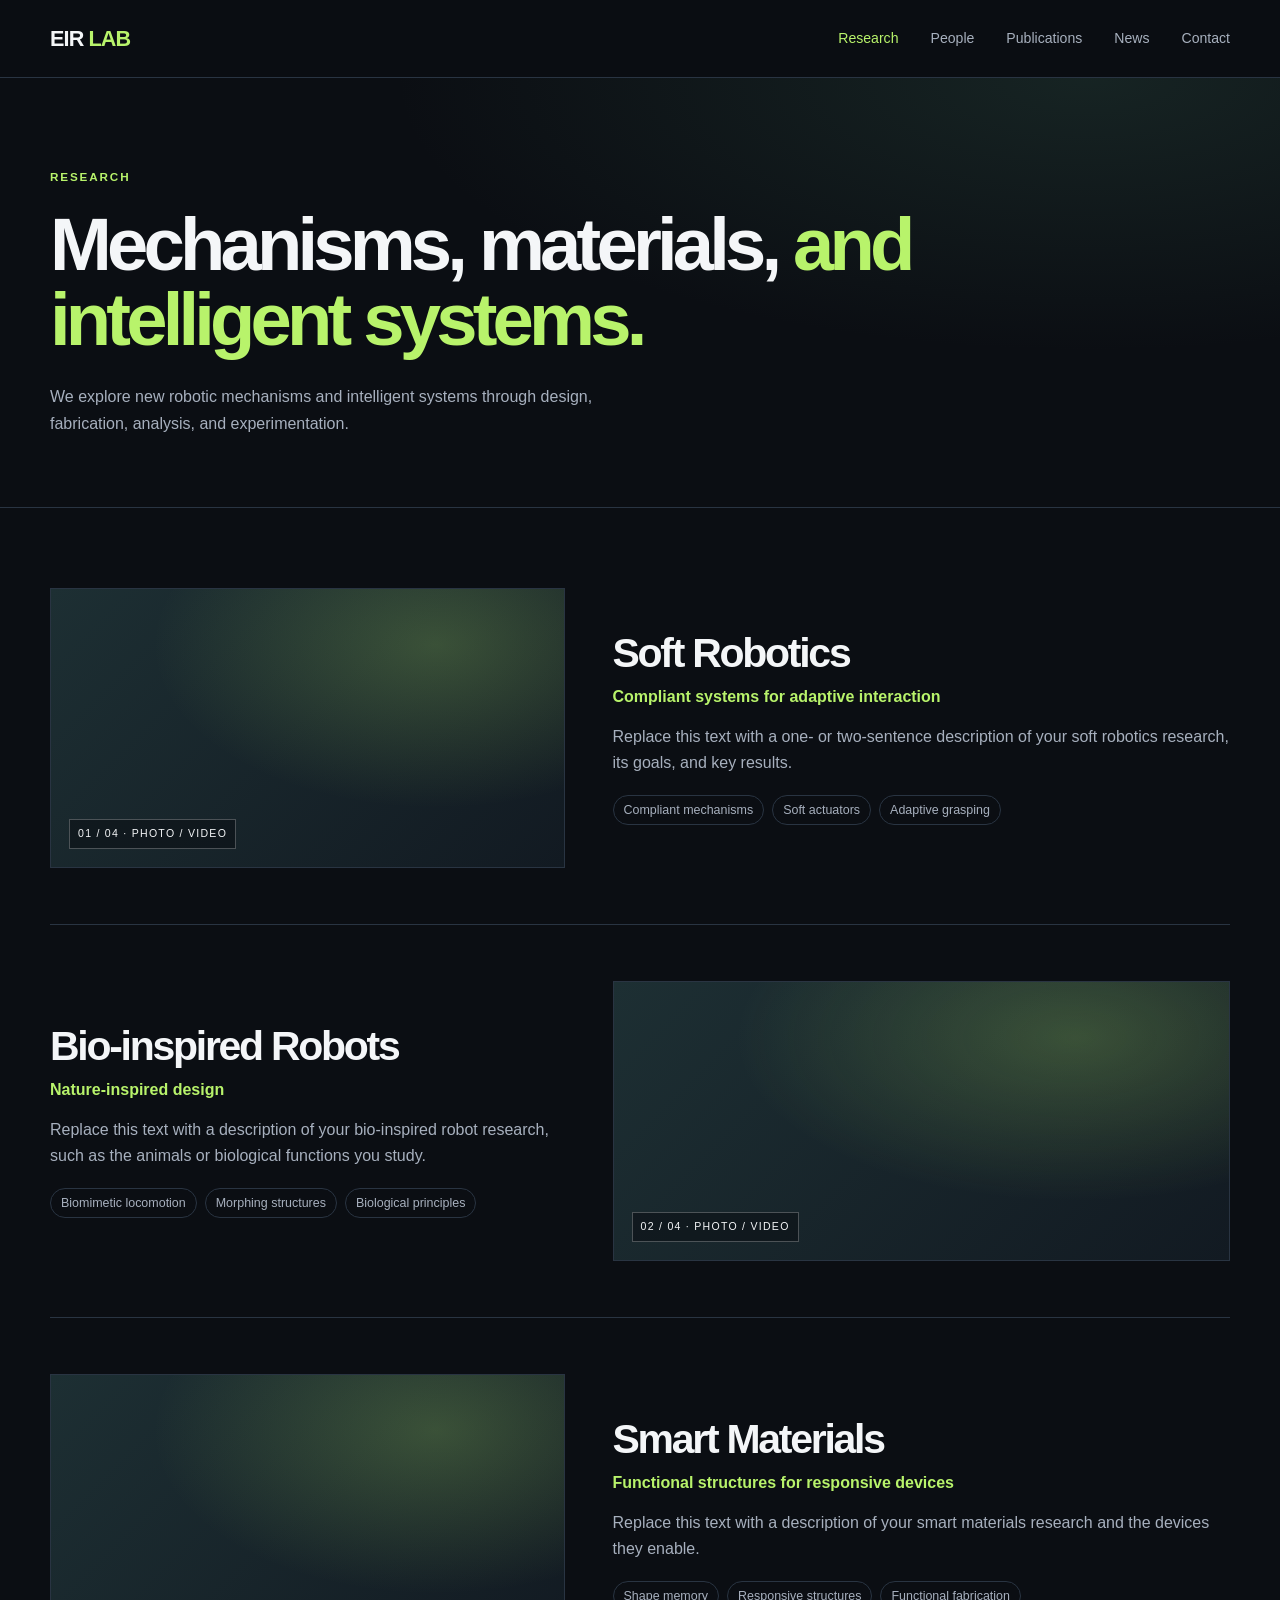
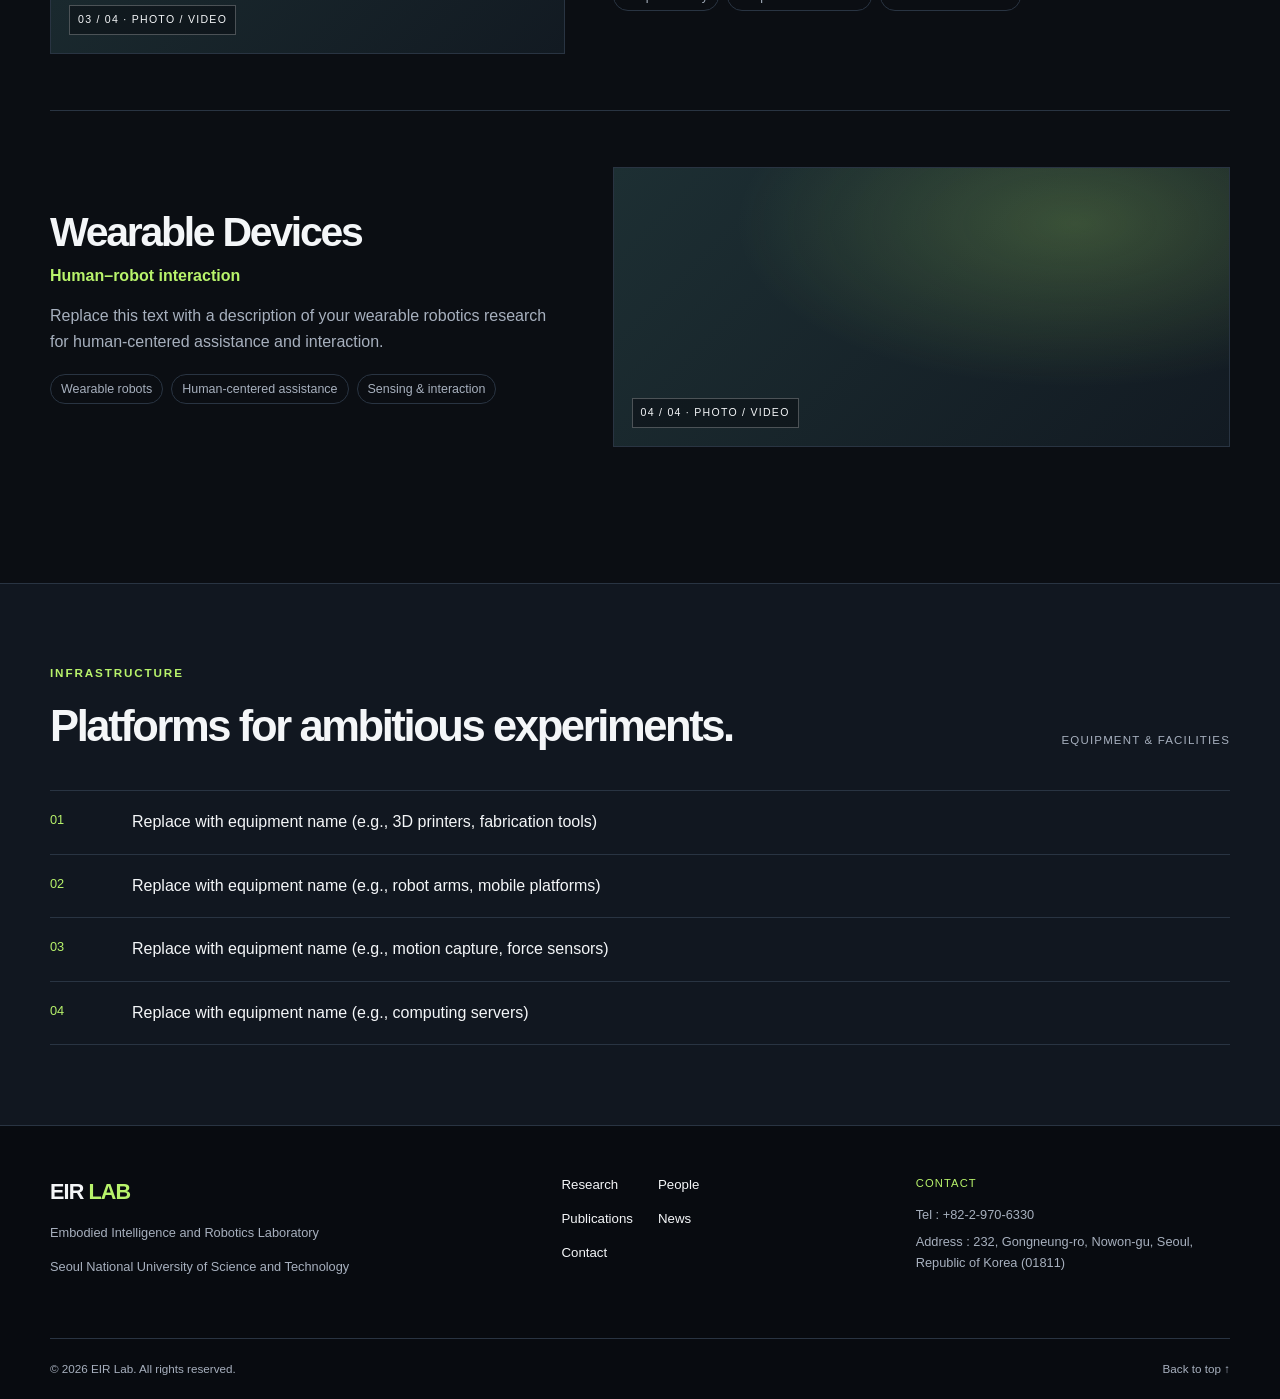
<file: research.html>
<!DOCTYPE html>
<html lang="en">
<head>
  <meta charset="UTF-8">
  <meta name="viewport" content="width=device-width, initial-scale=1.0">
  <meta name="description" content="Research areas of EIR Lab at SeoulTech: soft robotics, bio-inspired robots, smart materials, and wearable devices.">
  <meta name="theme-color" content="#0b0e13">
  <title>Research | EIR Lab</title>
  <link rel="stylesheet" href="style.css">
  <script src="script.js" defer></script>
</head>

<body>
  <header class="site-header">
    <a class="brand" href="index.html" aria-label="EIR Lab Home">EIR<span>LAB</span></a>

    <button class="menu-toggle" type="button" aria-label="Open navigation menu" aria-expanded="false" aria-controls="main-navigation">
      <span></span>
      <span></span>
    </button>

    <nav class="navigation" id="main-navigation">
      <a href="research.html" aria-current="page">Research</a>
      <a href="people.html">People</a>
      <a href="publications.html">Publications</a>
      <a href="news.html">News</a>
      <a href="contact.html">Contact</a>
    </nav>
  </header>

  <main>
    <section class="page-hero">
      <div class="container">
        <p class="eyebrow">RESEARCH</p>
        <h1>Mechanisms, materials, <span>and intelligent systems.</span></h1>
        <p>
          We explore new robotic mechanisms and intelligent systems
          through design, fabrication, analysis, and experimentation.
        </p>
      </div>
    </section>

    <section class="sub-section container">
      <article class="feature-block" id="soft-robotics">
        <div class="feature-visual"><span>01 / 04 · PHOTO / VIDEO</span></div>
        <div class="feature-body">
          <h2>Soft Robotics</h2>
          <h3>Compliant systems for adaptive interaction</h3>
          <p>
            Replace this text with a one- or two-sentence description of
            your soft robotics research, its goals, and key results.
          </p>
          <ul class="keyword-list">
            <li>Compliant mechanisms</li>
            <li>Soft actuators</li>
            <li>Adaptive grasping</li>
          </ul>
        </div>
      </article>

      <article class="feature-block" id="bio-inspired">
        <div class="feature-visual"><span>02 / 04 · PHOTO / VIDEO</span></div>
        <div class="feature-body">
          <h2>Bio-inspired Robots</h2>
          <h3>Nature-inspired design</h3>
          <p>
            Replace this text with a description of your bio-inspired robot
            research, such as the animals or biological functions you study.
          </p>
          <ul class="keyword-list">
            <li>Biomimetic locomotion</li>
            <li>Morphing structures</li>
            <li>Biological principles</li>
          </ul>
        </div>
      </article>

      <article class="feature-block" id="smart-materials">
        <div class="feature-visual"><span>03 / 04 · PHOTO / VIDEO</span></div>
        <div class="feature-body">
          <h2>Smart Materials</h2>
          <h3>Functional structures for responsive devices</h3>
          <p>
            Replace this text with a description of your smart materials
            research and the devices they enable.
          </p>
          <ul class="keyword-list">
            <li>Shape memory</li>
            <li>Responsive structures</li>
            <li>Functional fabrication</li>
          </ul>
        </div>
      </article>

      <article class="feature-block" id="wearables">
        <div class="feature-visual"><span>04 / 04 · PHOTO / VIDEO</span></div>
        <div class="feature-body">
          <h2>Wearable Devices</h2>
          <h3>Human–robot interaction</h3>
          <p>
            Replace this text with a description of your wearable robotics
            research for human-centered assistance and interaction.
          </p>
          <ul class="keyword-list">
            <li>Wearable robots</li>
            <li>Human-centered assistance</li>
            <li>Sensing &amp; interaction</li>
          </ul>
        </div>
      </article>
    </section>

    <section class="sub-section is-soft">
      <div class="container">
        <div class="sub-heading">
          <div>
            <p class="eyebrow">INFRASTRUCTURE</p>
            <h2>Platforms for ambitious experiments.</h2>
          </div>
          <span>EQUIPMENT &amp; FACILITIES</span>
        </div>

        <ul class="platform-list">
          <li><span>01</span>Replace with equipment name (e.g., 3D printers, fabrication tools)</li>
          <li><span>02</span>Replace with equipment name (e.g., robot arms, mobile platforms)</li>
          <li><span>03</span>Replace with equipment name (e.g., motion capture, force sensors)</li>
          <li><span>04</span>Replace with equipment name (e.g., computing servers)</li>
        </ul>
      </div>
    </section>
  </main>

  <footer class="site-footer">
    <div class="container footer-main">
      <div class="footer-brand">
        <a class="brand" href="index.html">EIR<span>LAB</span></a>
        <p>Embodied Intelligence and Robotics Laboratory</p>
        <p>Seoul National University of Science and Technology</p>
      </div>

      <div class="footer-links">
        <a href="research.html">Research</a>
        <a href="people.html">People</a>
        <a href="publications.html">Publications</a>
        <a href="news.html">News</a>
        <a href="contact.html">Contact</a>
      </div>

      <div class="footer-contact">
        <p class="footer-label">CONTACT</p>
        <p>Tel : <a href="tel:+82-2-970-6330">+82-2-970-6330</a></p>
        <p>Address : 232, Gongneung-ro, Nowon-gu, Seoul, Republic of Korea (01811)</p>
      </div>
    </div>

    <div class="container footer-bottom">
      <span>© 2026 EIR Lab. All rights reserved.</span>
      <a href="#">Back to top ↑</a>
    </div>
  </footer>
</body>
</html>
</file>
<file: style.css>
/* ========================================
   1. Global styles
======================================== */

:root {
  --bg: #0b0e13;
  --bg-soft: #111720;
  --card: #151d27;
  --text: #f4f6f8;
  --muted: #a7b0be;
  --accent: #b8f36b;
  --border: #293442;
  --type-conference: #8fa5e6;
  --type-patent: #e0a96a;
  --award: #ff7a7a;
  --max-width: 1180px;
}

* {
  box-sizing: border-box;
}

html {
  scroll-behavior: smooth;
  scroll-padding-top: 90px;
}

body {
  margin: 0;
  background: var(--bg);
  color: var(--text);
  font-family: Arial, Helvetica, sans-serif;
  line-height: 1.65;
}

body,
button,
a {
  -webkit-tap-highlight-color: transparent;
}

a {
  color: inherit;
  text-decoration: none;
}

button {
  font: inherit;
}

button,
a {
  touch-action: manipulation;
}

[hidden] {
  display: none !important;
}

.container {
  width: min(var(--max-width), calc(100% - 48px));
  margin-inline: auto;
}

.eyebrow {
  margin: 0 0 20px;
  color: var(--accent);
  font-size: 0.73rem;
  font-weight: 700;
  letter-spacing: 0.16em;
  line-height: 1.6;
}

h1,
h2,
h3,
p {
  overflow-wrap: break-word;
}

h1,
h2,
h3 {
  margin-top: 0;
}

h2 {
  margin-bottom: 0;
  font-size: clamp(2.2rem, 4.5vw, 4rem);
  line-height: 1.1;
  letter-spacing: -0.055em;
}

.section {
  padding-block: 110px;
}

/* ========================================
   2. Header and navigation
======================================== */

.site-header {
  position: sticky;
  top: 0;
  z-index: 100;
  display: flex;
  align-items: center;
  justify-content: space-between;
  gap: 32px;
  padding: 0 max(24px, calc((100% - var(--max-width)) / 2));
  min-height: 78px;
  background: rgba(11, 14, 19, 0.94);
  border-bottom: 1px solid var(--border);
  backdrop-filter: blur(16px);
}

.brand {
  display: inline-flex;
  gap: 5px;
  align-items: center;
  white-space: nowrap;
  font-size: 1.35rem;
  font-weight: 900;
  letter-spacing: -0.04em;
}

.brand span {
  color: var(--accent);
}

.navigation {
  display: flex;
  align-items: center;
  gap: clamp(16px, 2.5vw, 32px);
}

.navigation a {
  color: var(--muted);
  font-size: 0.88rem;
  transition: color 0.2s;
}

.navigation a:hover,
.navigation a:focus-visible {
  color: var(--accent);
}

.menu-toggle {
  display: none;
}

/* ========================================
   3. Hero section
======================================== */

.hero {
  position: relative;
  display: flex;
  flex-direction: column;
  justify-content: center;
  min-height: min(760px, calc(100svh - 78px));
  overflow: hidden;
  isolation: isolate;
  border-bottom: 1px solid var(--border);
  background:
    radial-gradient(
      ellipse at 85% 40%,
      rgba(56, 100, 83, 0.28),
      transparent 38%
    ),
    linear-gradient(120deg, #0b0e13, #101922);
}

.hero-content {
  position: relative;
  z-index: 2;
  padding-top: 100px;
  padding-bottom: 130px;
}

.hero h1 {
  max-width: 1000px;
  margin: 0;
  font-size: clamp(3.2rem, 7.4vw, 7rem);
  font-weight: 750;
  line-height: 0.99;
  letter-spacing: -0.075em;
}

.hero h1 span {
  color: var(--accent);
}

.hero-description {
  max-width: 610px;
  margin: 30px 0 0;
  color: var(--muted);
  font-size: clamp(1rem, 1.5vw, 1.15rem);
}

.hero-actions {
  display: flex;
  flex-wrap: wrap;
  gap: 14px;
  margin-top: 34px;
}

.button {
  display: inline-flex;
  align-items: center;
  justify-content: center;
  gap: 12px;
  min-height: 48px;
  padding: 12px 19px;
  border: 1px solid transparent;
  border-radius: 3px;
  font-size: 0.87rem;
  font-weight: 700;
  transition:
    transform 0.2s,
    background 0.2s,
    border-color 0.2s;
}

.button:hover {
  transform: translateY(-2px);
}

.button-primary {
  color: #10160b;
  background: var(--accent);
}

.button-primary:hover {
  background: #cdfb91;
}

.button-outline {
  color: var(--text);
  background: transparent;
  border-color: #46515f;
}

.button-outline:hover {
  border-color: var(--accent);
}

.hero-bottom {
  position: absolute;
  z-index: 2;
  right: 0;
  bottom: 25px;
  left: 0;
  display: flex;
  justify-content: space-between;
  gap: 20px;
  color: var(--muted);
  font-size: 0.67rem;
  letter-spacing: 0.13em;
}

.hero-bottom a:hover {
  color: var(--accent);
}

/* Decorative hero artwork */

.hero-art {
  position: absolute;
  z-index: 1;
  top: 7%;
  right: -9%;
  width: min(58vw, 780px);
  aspect-ratio: 1;
  pointer-events: none;
  opacity: 0.8;
}

.hero-orbit {
  position: absolute;
  inset: 10%;
  border: 1px solid rgba(184, 243, 107, 0.16);
  border-radius: 50%;
  transform: rotate(-25deg) scaleY(0.58);
}

.orbit-two {
  inset: 19% 4%;
  border-color: rgba(118, 199, 173, 0.3);
  transform: rotate(30deg) scaleY(0.65);
}

.hero-core {
  position: absolute;
  inset: 24%;
  border-radius: 50%;
  background:
    radial-gradient(
      circle at 35% 35%,
      rgba(184, 243, 107, 0.4),
      rgba(61, 111, 99, 0.12) 35%,
      transparent 68%
    );
  filter: blur(16px);
}

/* ========================================
   4. Section headings
======================================== */

.section-heading {
  display: flex;
  align-items: end;
  justify-content: space-between;
  gap: 40px;
  margin-bottom: 48px;
}

.section-heading h2 {
  max-width: 680px;
}

.section-description {
  max-width: 380px;
  margin: 0 0 5px;
  color: var(--muted);
  font-size: 0.95rem;
}

/* ========================================
   5. Research cards
======================================== */

.research-grid {
  display: grid;
  grid-template-columns: repeat(2, minmax(0, 1fr));
  gap: 16px;
}

.research-card {
  position: relative;
  display: flex;
  flex-direction: column;
  justify-content: space-between;
  min-height: 330px;
  padding: 25px;
  overflow: hidden;
  border: 1px solid var(--border);
  background-color: var(--card);
  transition:
    border-color 0.25s,
    transform 0.25s;
}

.research-card::before {
  position: absolute;
  inset: 0;
  content: "";
  pointer-events: none;
  opacity: 0.85;
  transition: opacity 0.25s;
}

.research-card:hover {
  transform: translateY(-4px);
  border-color: var(--accent);
}

.research-card:hover::before {
  opacity: 1;
}

.research-card-one::before {
  background:
    radial-gradient(
      ellipse at 90% 20%,
      rgba(90, 150, 130, 0.3),
      transparent 50%
    );
}

.research-card-two::before {
  background:
    radial-gradient(
      ellipse at 85% 20%,
      rgba(109, 123, 184, 0.3),
      transparent 50%
    );
}

.research-card-three::before {
  background:
    radial-gradient(
      ellipse at 90% 15%,
      rgba(196, 148, 87, 0.24),
      transparent 50%
    );
}

.research-card-four::before {
  background:
    radial-gradient(
      ellipse at 90% 15%,
      rgba(146, 106, 178, 0.27),
      transparent 50%
    );
}

.card-top,
.card-content {
  position: relative;
  z-index: 1;
}

.card-top {
  display: flex;
  justify-content: space-between;
  gap: 12px;
  color: var(--muted);
  font-size: 0.68rem;
  letter-spacing: 0.1em;
}

.card-arrow {
  color: var(--accent);
  font-size: 1.2rem;
}

.card-label {
  margin: 0 0 10px;
  color: var(--accent);
  font-size: 0.68rem;
  font-weight: 700;
  letter-spacing: 0.1em;
}

.card-content h3 {
  margin: 0 0 12px;
  font-size: clamp(1.6rem, 3vw, 2.3rem);
  letter-spacing: -0.045em;
}

.card-content > p:last-child {
  max-width: 430px;
  margin: 0;
  color: var(--muted);
  font-size: 0.91rem;
}

.section-footer {
  display: flex;
  align-items: center;
  justify-content: space-between;
  gap: 20px;
  margin-top: 28px;
  padding-top: 20px;
  border-top: 1px solid var(--border);
  color: var(--muted);
  font-size: 0.7rem;
  letter-spacing: 0.06em;
}

.text-link {
  color: var(--text);
  font-size: 0.85rem;
  font-weight: 700;
  letter-spacing: 0;
}

.text-link:hover {
  color: var(--accent);
}

/* ========================================
   6. People banner
======================================== */

.people-banner {
  padding-block: 85px;
  background:
    radial-gradient(
      ellipse at 10% 100%,
      rgba(74, 112, 100, 0.17),
      transparent 45%
    ),
    var(--bg-soft);
  border-block: 1px solid var(--border);
}

.people-inner {
  display: flex;
  align-items: end;
  justify-content: space-between;
  gap: 60px;
}

.people-inner h2 {
  max-width: 700px;
}

.people-copy {
  max-width: 390px;
}

.people-copy p {
  margin: 0 0 22px;
  color: var(--muted);
}

/* ========================================
   7. Publications
======================================== */

.publication-list {
  border-top: 1px solid var(--border);
}

.publication-item {
  display: grid;
  grid-template-columns: 58px minmax(0, 1fr) 35px;
  gap: 24px;
  align-items: start;
  padding-block: 28px;
  border-bottom: 1px solid var(--border);
}

.publication-index {
  padding-top: 4px;
  color: var(--accent);
  font-size: 0.8rem;
}

.publication-type {
  margin: 0 0 9px;
  color: var(--accent);
  font-size: 0.67rem;
  font-weight: 700;
  letter-spacing: 0.1em;
}

.publication-content h3 {
  max-width: 800px;
  margin: 0 0 12px;
  font-size: clamp(1.1rem, 2vw, 1.5rem);
  line-height: 1.4;
  letter-spacing: -0.025em;
}

.publication-authors,
.publication-journal {
  margin: 4px 0;
  color: var(--muted);
  font-size: 0.83rem;
}

.publication-journal {
  font-style: italic;
}

.publication-link {
  display: grid;
  width: 35px;
  height: 35px;
  place-items: center;
  border: 1px solid var(--border);
  border-radius: 50%;
  transition:
    color 0.2s,
    border-color 0.2s;
}

.publication-link:hover {
  color: var(--accent);
  border-color: var(--accent);
}

/* ========================================
   8. News
======================================== */

.news-section {
  padding-block: 100px;
  background: var(--bg-soft);
  border-block: 1px solid var(--border);
}

.news-grid {
  display: grid;
  grid-template-columns: repeat(3, minmax(0, 1fr));
  gap: 20px;
}

.news-card {
  min-width: 0;
}

.news-visual {
  display: flex;
  align-items: end;
  min-height: 220px;
  padding: 18px;
  overflow: hidden;
  border: 1px solid var(--border);
  background-color: var(--card);
  transition: filter 0.25s;
}

.news-card:hover .news-visual {
  filter: brightness(1.2);
}

.news-visual span {
  padding: 5px 8px;
  border: 1px solid rgba(255, 255, 255, 0.25);
  background: rgba(10, 14, 19, 0.55);
  font-size: 0.66rem;
  letter-spacing: 0.12em;
}

.news-visual-one {
  background:
    radial-gradient(
      ellipse at 70% 25%,
      rgba(184, 243, 107, 0.28),
      transparent 50%
    ),
    linear-gradient(135deg, #233b3a, #121a22);
}

.news-visual-two {
  background:
    radial-gradient(
      ellipse at 70% 25%,
      rgba(121, 145, 213, 0.32),
      transparent 50%
    ),
    linear-gradient(135deg, #292f47, #121721);
}

.news-visual-three {
  background:
    radial-gradient(
      ellipse at 70% 25%,
      rgba(210, 157, 93, 0.28),
      transparent 50%
    ),
    linear-gradient(135deg, #3a2c28, #151820);
}

.news-meta {
  display: flex;
  justify-content: space-between;
  gap: 12px;
  margin-top: 18px;
  color: var(--muted);
  font-size: 0.68rem;
  letter-spacing: 0.07em;
}

.news-meta span {
  color: var(--accent);
}

.news-card h3 {
  margin: 12px 0 0;
  font-size: 1.13rem;
  line-height: 1.5;
  letter-spacing: -0.02em;
}

/* ========================================
   9. Contact
======================================== */

.contact-section {
  padding-block: 120px;
  text-align: center;
  background:
    radial-gradient(
      ellipse at 50% 100%,
      rgba(74, 112, 100, 0.2),
      transparent 55%
    ),
    var(--bg);
}

.contact-inner h2 {
  font-size: clamp(3rem, 7vw, 6rem);
  line-height: 1;
  letter-spacing: -0.07em;
}

.contact-inner h2 span {
  color: var(--accent);
}

.contact-inner > p:not(.eyebrow) {
  max-width: 550px;
  margin: 26px auto;
  color: var(--muted);
}

.contact-inner .button {
  margin-top: 8px;
}

/* ========================================
   10. Footer
======================================== */

.site-footer {
  border-top: 1px solid var(--border);
  background: #080b10;
}

.footer-main {
  display: grid;
  grid-template-columns: 1.5fr 1fr 1fr;
  gap: 40px;
  padding-block: 48px;
}

.footer-brand p,
.footer-contact a {
  color: var(--muted);
  font-size: 0.8rem;
}

.footer-contact p:not(.footer-label) {
  margin: 0 0 6px;
  color: var(--muted);
  font-size: 0.8rem;
}

.footer-links {
  display: grid;
  grid-template-columns: repeat(2, max-content);
  align-content: start;
  gap: 12px 25px;
  font-size: 0.83rem;
}

.footer-links a:hover,
.footer-contact a:hover {
  color: var(--accent);
}

.footer-label {
  margin-top: 0;
  color: var(--accent);
  font-size: 0.7rem;
  letter-spacing: 0.1em;
}

.footer-bottom {
  display: flex;
  justify-content: space-between;
  gap: 20px;
  padding-block: 20px;
  border-top: 1px solid var(--border);
  color: var(--muted);
  font-size: 0.73rem;
}

.footer-bottom a:hover {
  color: var(--accent);
}

/* ========================================
   11. Subpages
======================================== */

.navigation a[aria-current="page"] {
  color: var(--accent);
}

.page-hero {
  padding-block: 90px 70px;
  border-bottom: 1px solid var(--border);
  background:
    radial-gradient(
      ellipse at 85% 0%,
      rgba(56, 100, 83, 0.25),
      transparent 45%
    ),
    var(--bg);
}

.page-hero h1 {
  max-width: 900px;
  margin: 0;
  font-size: clamp(2.6rem, 5.8vw, 5rem);
  font-weight: 750;
  line-height: 1.02;
  letter-spacing: -0.065em;
}

.page-hero h1 span {
  color: var(--accent);
}

.page-hero h1.one-line {
  max-width: none;
  font-size: clamp(1.5rem, 4.6vw, 4.2rem);
  white-space: nowrap;
}

.page-hero p:not(.eyebrow) {
  max-width: 620px;
  margin: 26px 0 0;
  color: var(--muted);
}

.sub-section {
  padding-block: 80px;
}

.sub-section + .sub-section {
  border-top: 1px solid var(--border);
}

.sub-section.is-soft {
  background: var(--bg-soft);
}

.sub-heading {
  display: flex;
  align-items: end;
  justify-content: space-between;
  gap: 24px;
  margin-bottom: 40px;
}

.sub-heading h2 {
  font-size: clamp(1.8rem, 3.4vw, 2.8rem);
}

.sub-heading > span {
  color: var(--muted);
  font-size: 0.72rem;
  letter-spacing: 0.1em;
}

.tag {
  display: inline-block;
  padding: 3px 8px;
  border: 1px solid currentColor;
  border-radius: 2px;
  color: var(--accent);
  font-size: 0.64rem;
  font-weight: 700;
  letter-spacing: 0.1em;
}

.tag-conference {
  color: var(--type-conference);
}

.tag-patent {
  color: var(--type-patent);
}

.tag-status {
  margin-left: 6px;
  color: var(--muted);
}

.tag-region {
  color: var(--muted);
}

.tag-award {
  margin-left: 6px;
  color: var(--award);
}

.keyword-list {
  display: flex;
  flex-wrap: wrap;
  gap: 8px;
  margin: 18px 0 0;
  padding: 0;
  list-style: none;
}

.keyword-list li {
  padding: 4px 10px;
  border: 1px solid var(--border);
  border-radius: 99px;
  color: var(--muted);
  font-size: 0.78rem;
}

/* Research page */

.feature-block {
  display: grid;
  grid-template-columns: minmax(0, 5fr) minmax(0, 6fr);
  gap: 48px;
  align-items: center;
  padding-block: 56px;
  border-top: 1px solid var(--border);
}

.feature-block:first-child {
  border-top: 0;
  padding-top: 0;
}

.feature-block:nth-child(even) .feature-visual {
  order: 2;
}

.feature-visual {
  display: flex;
  align-items: end;
  min-height: 280px;
  padding: 18px;
  border: 1px solid var(--border);
  background:
    radial-gradient(
      ellipse at 75% 20%,
      rgba(184, 243, 107, 0.22),
      transparent 52%
    ),
    linear-gradient(135deg, #1d2f33, #121a22);
}

.feature-visual span {
  padding: 5px 8px;
  border: 1px solid rgba(255, 255, 255, 0.25);
  background: rgba(10, 14, 19, 0.55);
  font-size: 0.66rem;
  letter-spacing: 0.12em;
}

.feature-body h2 {
  margin-bottom: 8px;
  font-size: clamp(1.8rem, 3.2vw, 2.7rem);
}

.feature-body h3 {
  margin-bottom: 14px;
  color: var(--accent);
  font-size: 1rem;
  font-weight: 700;
}

.feature-body p {
  margin: 0;
  color: var(--muted);
}

.platform-list {
  margin: 0;
  padding: 0;
  list-style: none;
  border-top: 1px solid var(--border);
}

.platform-list li {
  display: grid;
  grid-template-columns: 58px minmax(0, 1fr);
  gap: 24px;
  padding-block: 18px;
  border-bottom: 1px solid var(--border);
}

.platform-list li span {
  color: var(--accent);
  font-size: 0.8rem;
}

/* People page */

.pi-block {
  display: grid;
  grid-template-columns: minmax(0, 245px) minmax(0, 1fr) minmax(0, 1fr);
  gap: 48px;
  align-items: start;
}

.pi-career .timeline {
  margin-top: 0;
}

.recruit-banner {
  display: flex;
  flex-wrap: wrap;
  align-items: center;
  justify-content: space-between;
  gap: 20px;
  margin-top: 56px;
  padding: 26px 30px;
  border: 1px solid var(--border);
  background: var(--card);
}

.recruit-banner p {
  margin: 0;
}

.recruit-banner strong {
  display: block;
  margin-bottom: 4px;
  color: var(--accent);
  font-size: 1.05rem;
}

.recruit-banner span {
  color: var(--muted);
  font-size: 0.92rem;
}

.photo {
  display: grid;
  place-items: center;
  aspect-ratio: 4 / 5;
  border: 1px solid var(--border);
  background:
    radial-gradient(
      circle at 50% 35%,
      rgba(184, 243, 107, 0.18),
      transparent 55%
    ),
    var(--card);
  color: var(--muted);
  font-size: 0.7rem;
  letter-spacing: 0.12em;
}

.photo img {
  display: block;
  width: 100%;
  height: 100%;
  object-fit: cover;
}

.pi-info h2 {
  margin-bottom: 6px;
  font-size: clamp(1.4rem, 2.6vw, 2.1rem);
  white-space: nowrap;
}

.name-ko {
  margin-left: 0.2em;
  font-size: 0.7em;
  font-weight: 400;
  letter-spacing: 0;
}

.pi-role {
  margin: 0 0 20px;
  color: var(--accent);
  font-size: 0.9rem;
  font-weight: 700;
}

.pi-info > p:not(.pi-role) {
  max-width: 640px;
  color: var(--muted);
}

.link-row {
  display: flex;
  flex-wrap: wrap;
  gap: 10px;
  margin-top: 22px;
}

.timeline {
  margin: 36px 0 0;
  padding: 0;
  list-style: none;
  border-top: 1px solid var(--border);
}

.timeline li {
  display: grid;
  grid-template-columns: 110px minmax(0, 1fr);
  gap: 16px;
  padding-block: 14px;
  border-bottom: 1px solid var(--border);
  font-size: 0.9rem;
}

.timeline time {
  color: var(--accent);
  font-size: 0.8rem;
}

.timeline span {
  color: var(--muted);
}

.team-grid {
  display: grid;
  grid-template-columns: repeat(4, minmax(0, 1fr));
  gap: 20px;
}

.member-card {
  min-width: 0;
}

.member-card .photo {
  aspect-ratio: 1;
  margin-bottom: 14px;
}

.member-card h3 {
  margin: 0 0 2px;
  font-size: 1.1rem;
  letter-spacing: -0.02em;
}

.member-meta,
.member-email {
  margin: 0;
  color: var(--muted);
  font-size: 0.78rem;
}

.member-area {
  margin: 8px 0 2px;
  font-size: 0.86rem;
  font-weight: 700;
}

.member-email {
  overflow-wrap: anywhere;
}

.group-title {
  margin: 0 0 28px;
  font-size: clamp(1.8rem, 3.4vw, 2.8rem);
  line-height: 1.1;
  letter-spacing: -0.055em;
}

.group-count {
  color: var(--muted);
  font-weight: 400;
}

.team-grid + .group-title {
  margin-top: 72px;
}

.name-list {
  margin: 0;
  padding: 0;
  list-style: none;
}

.name-list li {
  padding-block: 6px;
  color: var(--text);
  font-size: 0.95rem;
}

.name-list em {
  color: var(--accent);
  font-style: normal;
  font-weight: 700;
}

/* Publications page */

.year-index {
  display: flex;
  flex-wrap: wrap;
  gap: 10px;
  margin-top: 30px;
}

.year-index a {
  padding: 6px 14px;
  border: 1px solid var(--border);
  border-radius: 99px;
  color: var(--muted);
  font-size: 0.8rem;
  transition:
    color 0.2s,
    border-color 0.2s;
}

.year-index a:hover {
  color: var(--accent);
  border-color: var(--accent);
}

.pub-year {
  padding-block: 48px;
}

.publication-type .tag + .tag {
  margin-left: 4px;
}

.title-en {
  color: var(--muted);
  font-size: 0.82em;
  font-weight: 400;
  letter-spacing: 0;
}

.chip-filter {
  display: flex;
  flex-wrap: wrap;
  gap: 10px;
  margin-top: 30px;
}

.chip-filter button {
  padding: 8px 16px;
  border: 1px solid var(--border);
  border-radius: 99px;
  background: transparent;
  color: var(--muted);
  font-size: 0.85rem;
  cursor: pointer;
  transition:
    color 0.2s,
    border-color 0.2s,
    background 0.2s;
}

.chip-filter button:hover,
.chip-filter button:focus-visible {
  color: var(--text);
  border-color: var(--accent);
}

.chip-filter button[aria-pressed="true"] {
  color: #10160b;
  background: var(--accent);
  border-color: var(--accent);
  font-weight: 700;
}

.filter-count::before {
  content: "(";
}

.filter-count::after {
  content: ")";
}

.filter-count:empty {
  display: none;
}

.pub-legend {
  margin: 20px 0 0;
  color: var(--muted);
  font-size: 0.78rem;
}

.year-index {
  margin-top: 20px;
}

/* News page */

.news-list {
  margin: 0;
  padding: 0;
  list-style: none;
  border-top: 1px solid var(--border);
}

.news-row {
  display: grid;
  grid-template-columns: 58px 150px minmax(0, 1fr);
  gap: 24px;
  padding-block: 26px;
  border-bottom: 1px solid var(--border);
}

.news-row-index {
  color: var(--accent);
  font-size: 0.8rem;
}

.news-row-meta {
  display: flex;
  flex-direction: column;
  gap: 6px;
  color: var(--muted);
  font-size: 0.72rem;
  letter-spacing: 0.08em;
}

.news-row-meta span {
  color: var(--accent);
  font-weight: 700;
}

.news-row h3 {
  margin: 0 0 6px;
  font-size: 1.15rem;
  line-height: 1.45;
  letter-spacing: -0.02em;
}

.news-row p {
  margin: 0;
  color: var(--muted);
  font-size: 0.88rem;
}

/* Contact page */

.contact-layout {
  display: grid;
  grid-template-columns: minmax(0, 1fr);
  gap: 20px;
}

.info-card {
  padding: 28px;
  border: 1px solid var(--border);
  background: var(--card);
}

.info-card > .eyebrow {
  margin-bottom: 14px;
  color: var(--accent);
  font-size: 1.15rem;
}

.info-card h3 {
  margin-bottom: 18px;
  font-size: 1.3rem;
  letter-spacing: -0.03em;
}

.info-list {
  display: grid;
  gap: 14px;
  margin: 0;
}

.info-list-inline {
  display: flex;
  flex-wrap: wrap;
  gap: 14px 32px;
}

.info-list-inline .info-wide {
  flex-basis: 100%;
}

.info-list-inline .button {
  min-height: 0;
  padding: 0 14px;
  font-size: 0.85rem;
}

.info-list dt {
  color: var(--accent);
  font-size: 0.68rem;
  font-weight: 700;
  letter-spacing: 0.1em;
}

.info-list dd {
  margin: 2px 0 0;
  color: var(--muted);
  font-size: 0.92rem;
}

.info-list a:hover {
  color: var(--accent);
}

.info-list dd p {
  margin: 0 0 10px;
}

.info-list dd strong {
  color: var(--text);
}

.info-list .ko {
  display: block;
  margin-top: 2px;
  font-size: 0.9em;
  opacity: 0.8;
}

.plain-list {
  margin: 0;
  padding: 0;
  list-style: none;
}

.plain-list li {
  margin-bottom: 4px;
}

.apply-group {
  margin-top: 16px;
}

.apply-group h4 .ko {
  display: inline;
  margin-left: 6px;
  font-weight: 400;
}

.apply-group h4 {
  margin: 0 0 6px;
  color: var(--text);
  font-size: 0.95rem;
}

.apply-group ul {
  margin: 0;
  padding-left: 18px;
}

.apply-group li {
  margin-bottom: 4px;
}

.apply-sublist {
  margin-top: 6px;
  list-style: circle;
}

.info-card > p {
  margin: 0 0 14px;
  color: var(--muted);
  font-size: 0.92rem;
}

.info-card .link-row {
  margin-top: 22px;
}

.email-dialog {
  width: min(440px, calc(100% - 36px));
  padding: 28px;
  border: 1px solid var(--border);
  background: var(--card);
  color: var(--text);
}

.email-dialog::backdrop {
  background: rgba(0, 0, 0, 0.6);
}

.email-address {
  margin: 0 0 4px;
  font-size: clamp(1.05rem, 4.5vw, 1.35rem);
  font-weight: 700;
  overflow-wrap: anywhere;
  user-select: all;
}

/* ========================================
   12. Responsive design
======================================== */

@media (max-width: 850px) {
  .site-header {
    padding-inline: 24px;
  }

  .navigation {
    gap: 15px;
  }

  .navigation a {
    font-size: 0.8rem;
  }

  .section-heading,
  .people-inner {
    align-items: start;
    flex-direction: column;
    gap: 22px;
  }

  .section-description,
  .people-copy {
    max-width: 600px;
  }

  .news-grid {
    grid-template-columns: repeat(2, minmax(0, 1fr));
  }

  .team-grid {
    grid-template-columns: repeat(3, minmax(0, 1fr));
  }

  .feature-block,
  .pi-block,
  .contact-layout {
    grid-template-columns: 1fr;
    gap: 28px;
  }

  .feature-block:nth-child(even) .feature-visual {
    order: 0;
  }

  .pi-block .photo {
    max-width: 320px;
  }

  .footer-main {
    grid-template-columns: 1fr 1fr;
  }

  .footer-contact {
    grid-column: 1 / -1;
  }
}

@media (max-width: 620px) {
  .container {
    width: calc(100% - 36px);
  }

  .site-header {
    min-height: 68px;
    padding-inline: 18px;
  }

  .menu-toggle {
    display: flex;
    flex-direction: column;
    justify-content: center;
    gap: 6px;
    width: 44px;
    height: 44px;
    padding: 10px;
    border: 1px solid var(--border);
    background: transparent;
    cursor: pointer;
  }

  .menu-toggle span {
    display: block;
    width: 100%;
    height: 2px;
    background: var(--text);
    transition: transform 0.2s;
  }

  .menu-toggle[aria-expanded="true"] span:first-child {
    transform: translateY(4px) rotate(45deg);
  }

  .menu-toggle[aria-expanded="true"] span:last-child {
    transform: translateY(-4px) rotate(-45deg);
  }

  .navigation {
    position: absolute;
    top: 100%;
    right: 0;
    left: 0;
    display: none;
    flex-direction: column;
    align-items: stretch;
    gap: 0;
    padding: 10px 18px 18px;
    border-bottom: 1px solid var(--border);
    background: #0b0e13;
  }

  .navigation.is-open {
    display: flex;
  }

  .navigation a {
    padding: 12px 0;
    border-bottom: 1px solid var(--border);
    font-size: 0.92rem;
  }

  .hero {
    min-height: 660px;
    min-height: min(740px, calc(100svh - 68px));
  }

  .hero-content {
    padding-top: 80px;
    padding-bottom: 110px;
  }

  .hero h1 {
    font-size: clamp(3rem, 12vw, 4.8rem);
  }

  .hero-description {
    font-size: 0.98rem;
  }

  .hero-art {
    top: 20%;
    right: -40%;
    width: 110vw;
    opacity: 0.45;
  }

  .hero-bottom {
    font-size: 0.58rem;
    letter-spacing: 0.06em;
  }

  .section {
    padding-block: 76px;
  }

  .section-heading {
    margin-bottom: 32px;
  }

  .research-grid {
    grid-template-columns: 1fr;
  }

  .research-card {
    min-height: 270px;
    padding: 22px;
  }

  .section-footer {
    align-items: start;
    flex-direction: column;
  }

  .people-banner,
  .news-section {
    padding-block: 76px;
  }

  .publication-item {
    grid-template-columns: 28px minmax(0, 1fr) 30px;
    gap: 10px;
    padding-block: 24px;
  }

  .publication-link {
    width: 30px;
    height: 30px;
  }

  .news-grid {
    grid-template-columns: 1fr;
    gap: 32px;
  }

  .page-hero {
    padding-block: 64px 48px;
  }
  .sub-section {
    padding-block: 56px;
  }

  .sub-heading {
    align-items: start;
    flex-direction: column;
    gap: 8px;
  }

  .team-grid {
    grid-template-columns: repeat(2, minmax(0, 1fr));
    gap: 16px;
  }

  .platform-list li {
    grid-template-columns: 28px minmax(0, 1fr);
    gap: 10px;
  }

  .timeline li {
    grid-template-columns: 1fr;
    gap: 2px;
  }

  .news-row {
    grid-template-columns: 28px minmax(0, 1fr);
    gap: 4px 10px;
  }

  .news-row-meta {
    grid-column: 2;
    flex-direction: row;
    gap: 12px;
  }

  .news-row-body {
    grid-column: 2;
  }

  .news-visual {
    min-height: 230px;
  }

  .contact-section {
    padding-block: 90px;
  }

  .footer-main {
    grid-template-columns: 1fr;
    gap: 28px;
  }

  .footer-contact {
    grid-column: auto;
  }

  .footer-bottom {
    flex-direction: column;
    gap: 8px;
  }
}

@media (prefers-reduced-motion: reduce) {
  html {
    scroll-behavior: auto;
  }

  *,
  *::before,
  *::after {
    transition-duration: 0.01ms !important;
    animation-duration: 0.01ms !important;
  }
}
</file>
